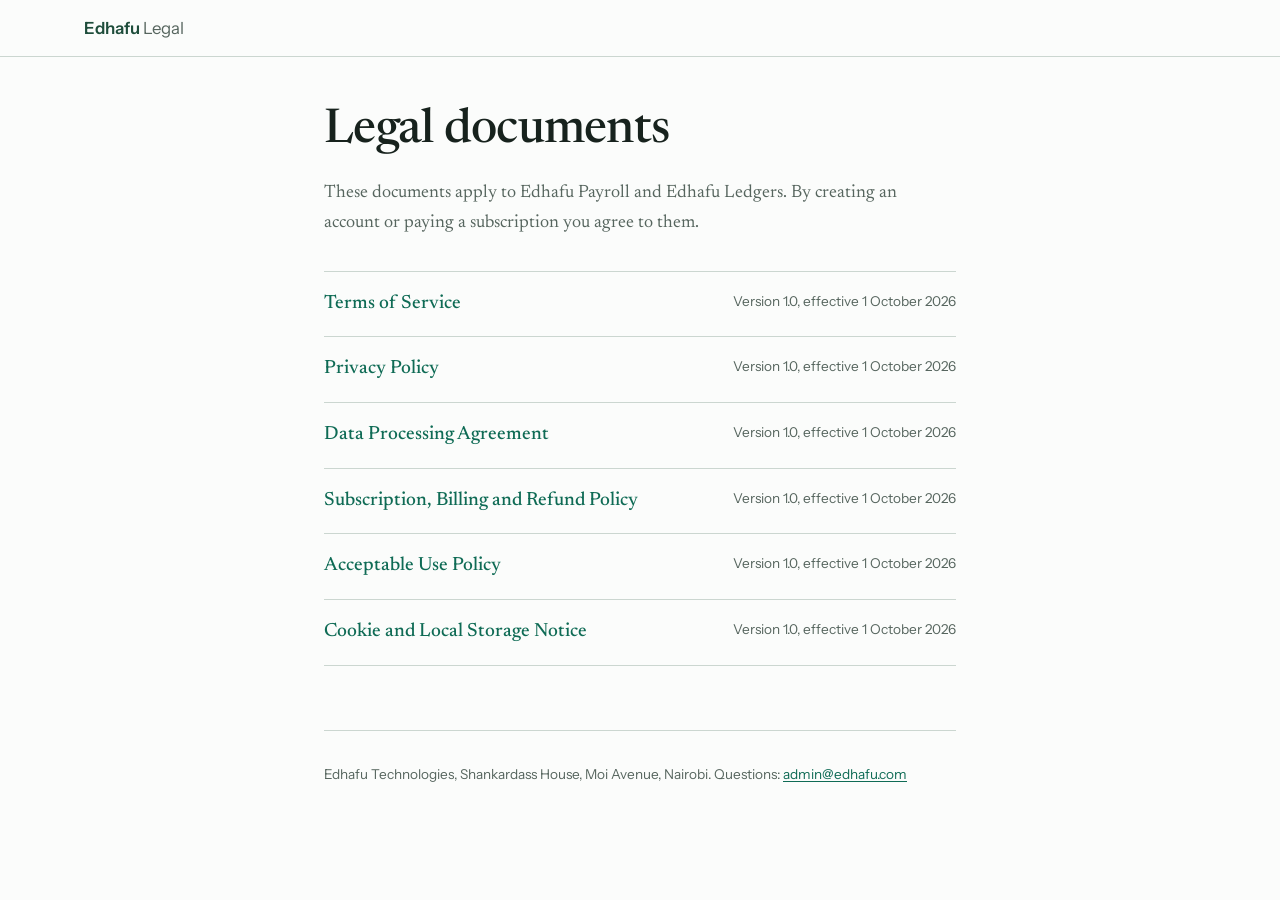
<file: legal/index.html>
<!doctype html>
<html lang="en-KE">
<head>
<meta charset="utf-8">
<meta name="viewport" content="width=device-width, initial-scale=1, viewport-fit=cover">
<title>Legal | Edhafu</title>
<link rel="preconnect" href="https://fonts.googleapis.com">
<link rel="preconnect" href="https://fonts.gstatic.com" crossorigin>
<link href="https://fonts.googleapis.com/css2?family=Instrument+Sans:wght@400;500;600&family=Newsreader:opsz,wght@6..72,400;6..72,500;6..72,600&display=swap" rel="stylesheet">
<link rel="stylesheet" href="/legal/legal.css">
</head>
<body>
<header class="top"><div class="bar"><a class="brand" href="/legal/">Edhafu <span>Legal</span></a></div></header>
<main class="hub">
  <h1>Legal documents</h1>
  <p class="lead">These documents apply to Edhafu Payroll and Edhafu Ledgers. By creating an account or paying a subscription you agree to them.</p>
  <ul class="list"><li><a href="/legal/terms/"><strong>Terms of Service</strong></a><span>Version 1.0, effective 1 October 2026</span></li><li><a href="/legal/privacy/"><strong>Privacy Policy</strong></a><span>Version 1.0, effective 1 October 2026</span></li><li><a href="/legal/dpa/"><strong>Data Processing Agreement</strong></a><span>Version 1.0, effective 1 October 2026</span></li><li><a href="/legal/billing/"><strong>Subscription, Billing and Refund Policy</strong></a><span>Version 1.0, effective 1 October 2026</span></li><li><a href="/legal/aup/"><strong>Acceptable Use Policy</strong></a><span>Version 1.0, effective 1 October 2026</span></li><li><a href="/legal/cookies/"><strong>Cookie and Local Storage Notice</strong></a><span>Version 1.0, effective 1 October 2026</span></li></ul>
  <footer class="foot"><p>Edhafu Technologies, Shankardass House, Moi Avenue, Nairobi. Questions: <a href="mailto:admin@edhafu.com">admin@edhafu.com</a></p></footer>
</main>
</body>
</html>
</file>
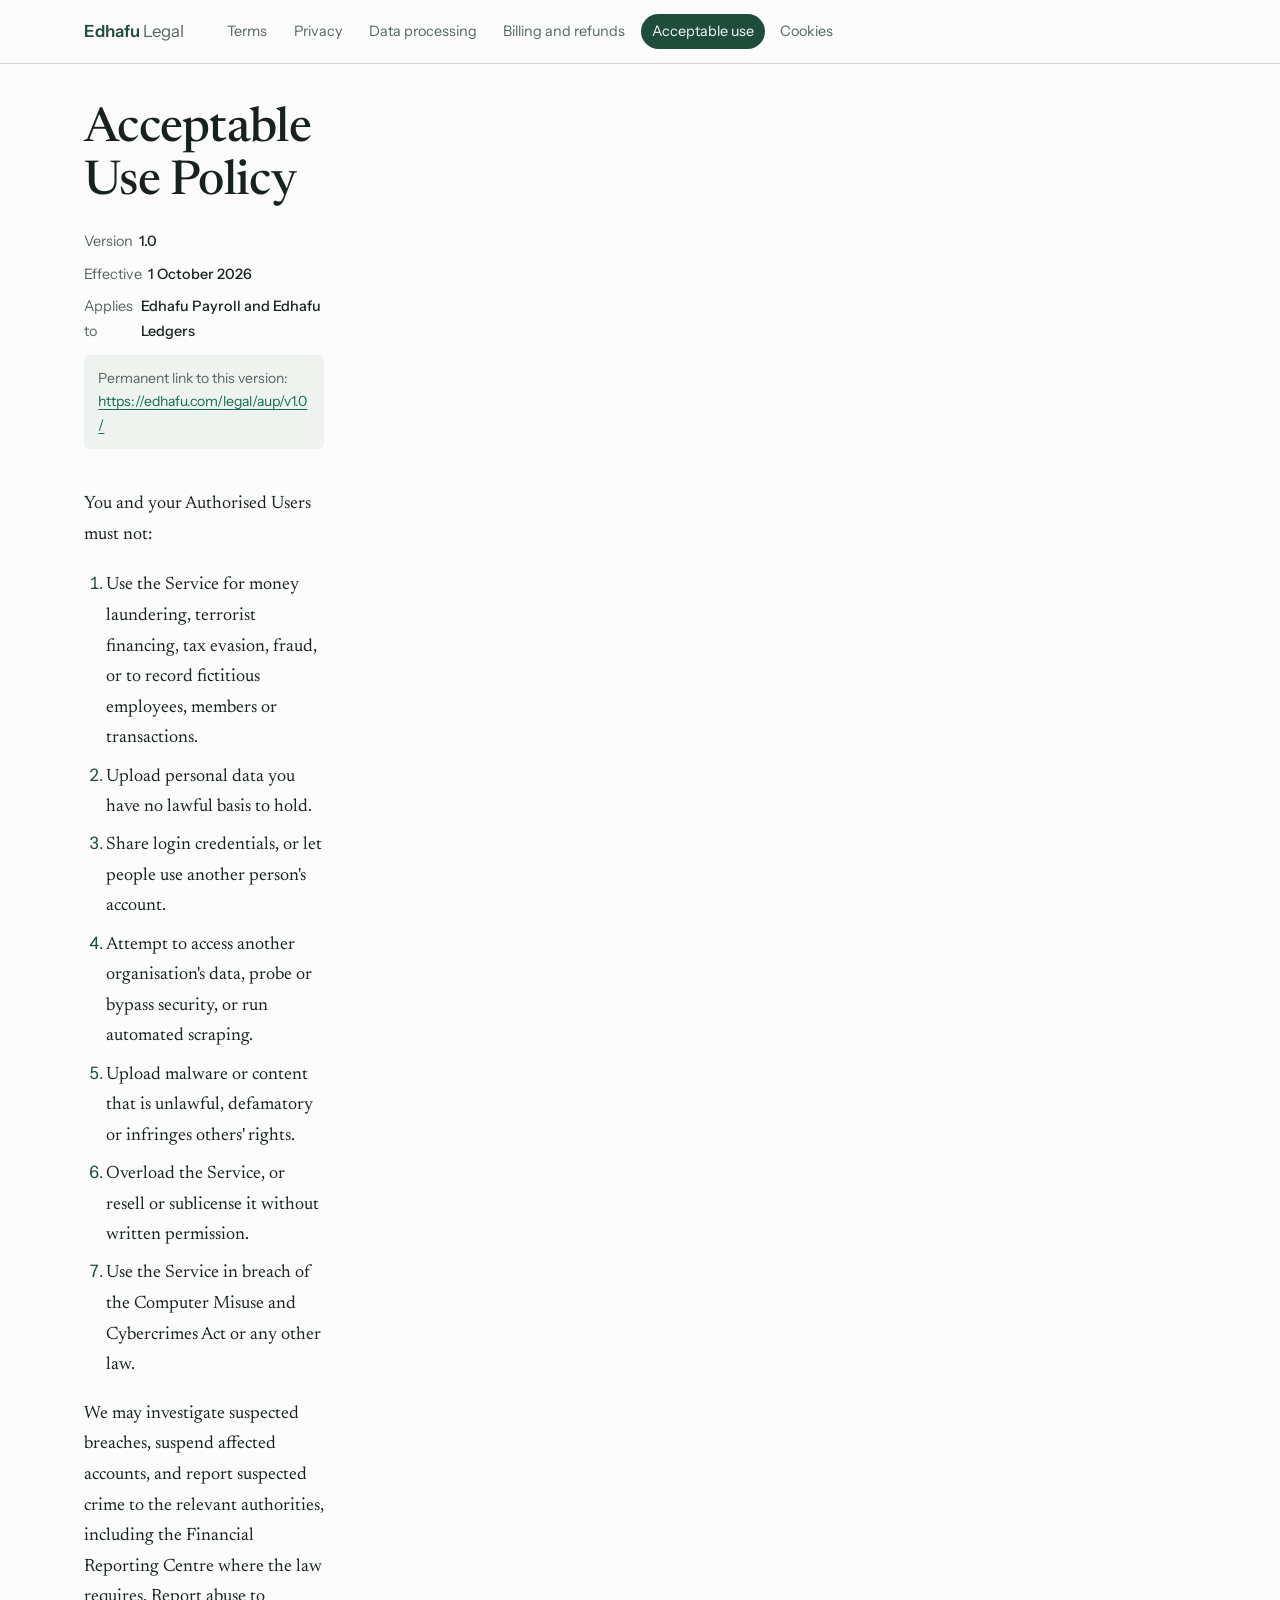
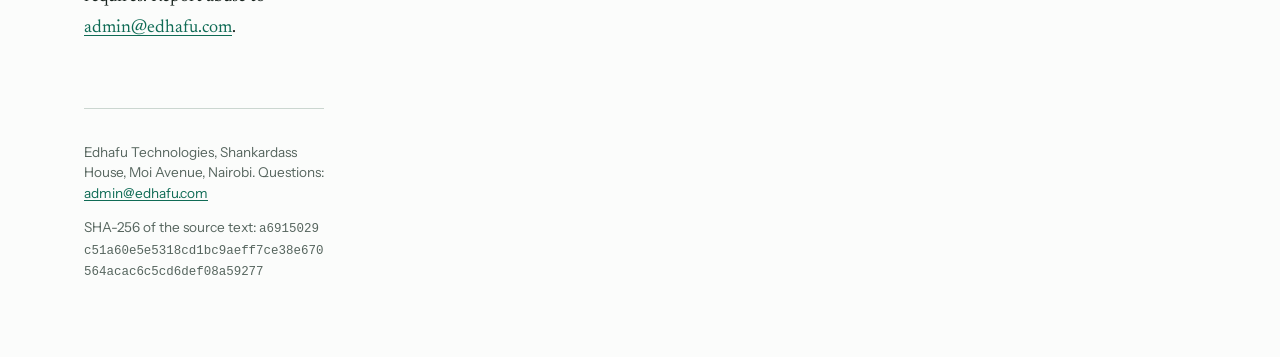
<file: legal/aup/index.html>
<!doctype html>
<html lang="en-KE">
<head>
<meta charset="utf-8">
<meta name="viewport" content="width=device-width, initial-scale=1, viewport-fit=cover">
<title>Acceptable Use Policy | Edhafu</title>
<meta name="description" content="Edhafu Acceptable Use Policy, version 1.0, effective 1 October 2026.">
<link rel="canonical" href="https://edhafu.com/legal/aup/">
<link rel="preconnect" href="https://fonts.googleapis.com">
<link rel="preconnect" href="https://fonts.gstatic.com" crossorigin>
<link href="https://fonts.googleapis.com/css2?family=Instrument+Sans:wght@400;500;600&family=Newsreader:opsz,wght@6..72,400;6..72,500;6..72,600&display=swap" rel="stylesheet">
<link rel="stylesheet" href="/legal/legal.css">
</head>
<body>
<header class="top">
  <div class="bar">
    <a class="brand" href="/legal/">Edhafu <span>Legal</span></a>
    <nav class="docs" aria-label="Legal documents"><a href="/legal/terms/">Terms</a><a href="/legal/privacy/">Privacy</a><a href="/legal/dpa/">Data processing</a><a href="/legal/billing/">Billing and refunds</a><a href="/legal/aup/" aria-current="page">Acceptable use</a><a href="/legal/cookies/">Cookies</a></nav>
  </div>
</header>
<div class="layout">
  
  <main>
    <h1>Acceptable Use Policy</h1>
    <dl class="meta">
      <div><dt>Version</dt><dd>1.0</dd></div>
      <div><dt>Effective</dt><dd><time datetime="2026-10-01">1 October 2026</time></dd></div>
      <div><dt>Applies to</dt><dd>Edhafu Payroll and Edhafu Ledgers</dd></div>
    </dl>
    <p class="pin">Permanent link to this version: <a href="/legal/aup/v1.0/">https://edhafu.com/legal/aup/v1.0/</a></p>
    <article class="doc"><p>You and your Authorised Users must not:</p>
<ol>
<li>Use the Service for money laundering, terrorist financing, tax evasion, fraud, or to record fictitious employees, members or transactions.</li>
<li>Upload personal data you have no lawful basis to hold.</li>
<li>Share login credentials, or let people use another person's account.</li>
<li>Attempt to access another organisation's data, probe or bypass security, or run automated scraping.</li>
<li>Upload malware or content that is unlawful, defamatory or infringes others' rights.</li>
<li>Overload the Service, or resell or sublicense it without written permission.</li>
<li>Use the Service in breach of the Computer Misuse and Cybercrimes Act or any other law.</li>
</ol>
<p>We may investigate suspected breaches, suspend affected accounts, and report suspected crime to the relevant authorities, including the Financial Reporting Centre where the law requires. Report abuse to <a href="mailto:admin@edhafu.com">admin@edhafu.com</a>.</p></article>
    <footer class="foot">
      <p>Edhafu Technologies, Shankardass House, Moi Avenue, Nairobi. Questions: <a href="mailto:admin@edhafu.com">admin@edhafu.com</a></p>
      <p class="hash">SHA-256 of the source text: <code>a6915029c51a60e5e5318cd1bc9aeff7ce38e670564acac6c5cd6def08a59277</code></p>
    </footer>
  </main>
</div>
</body>
</html>
</file>
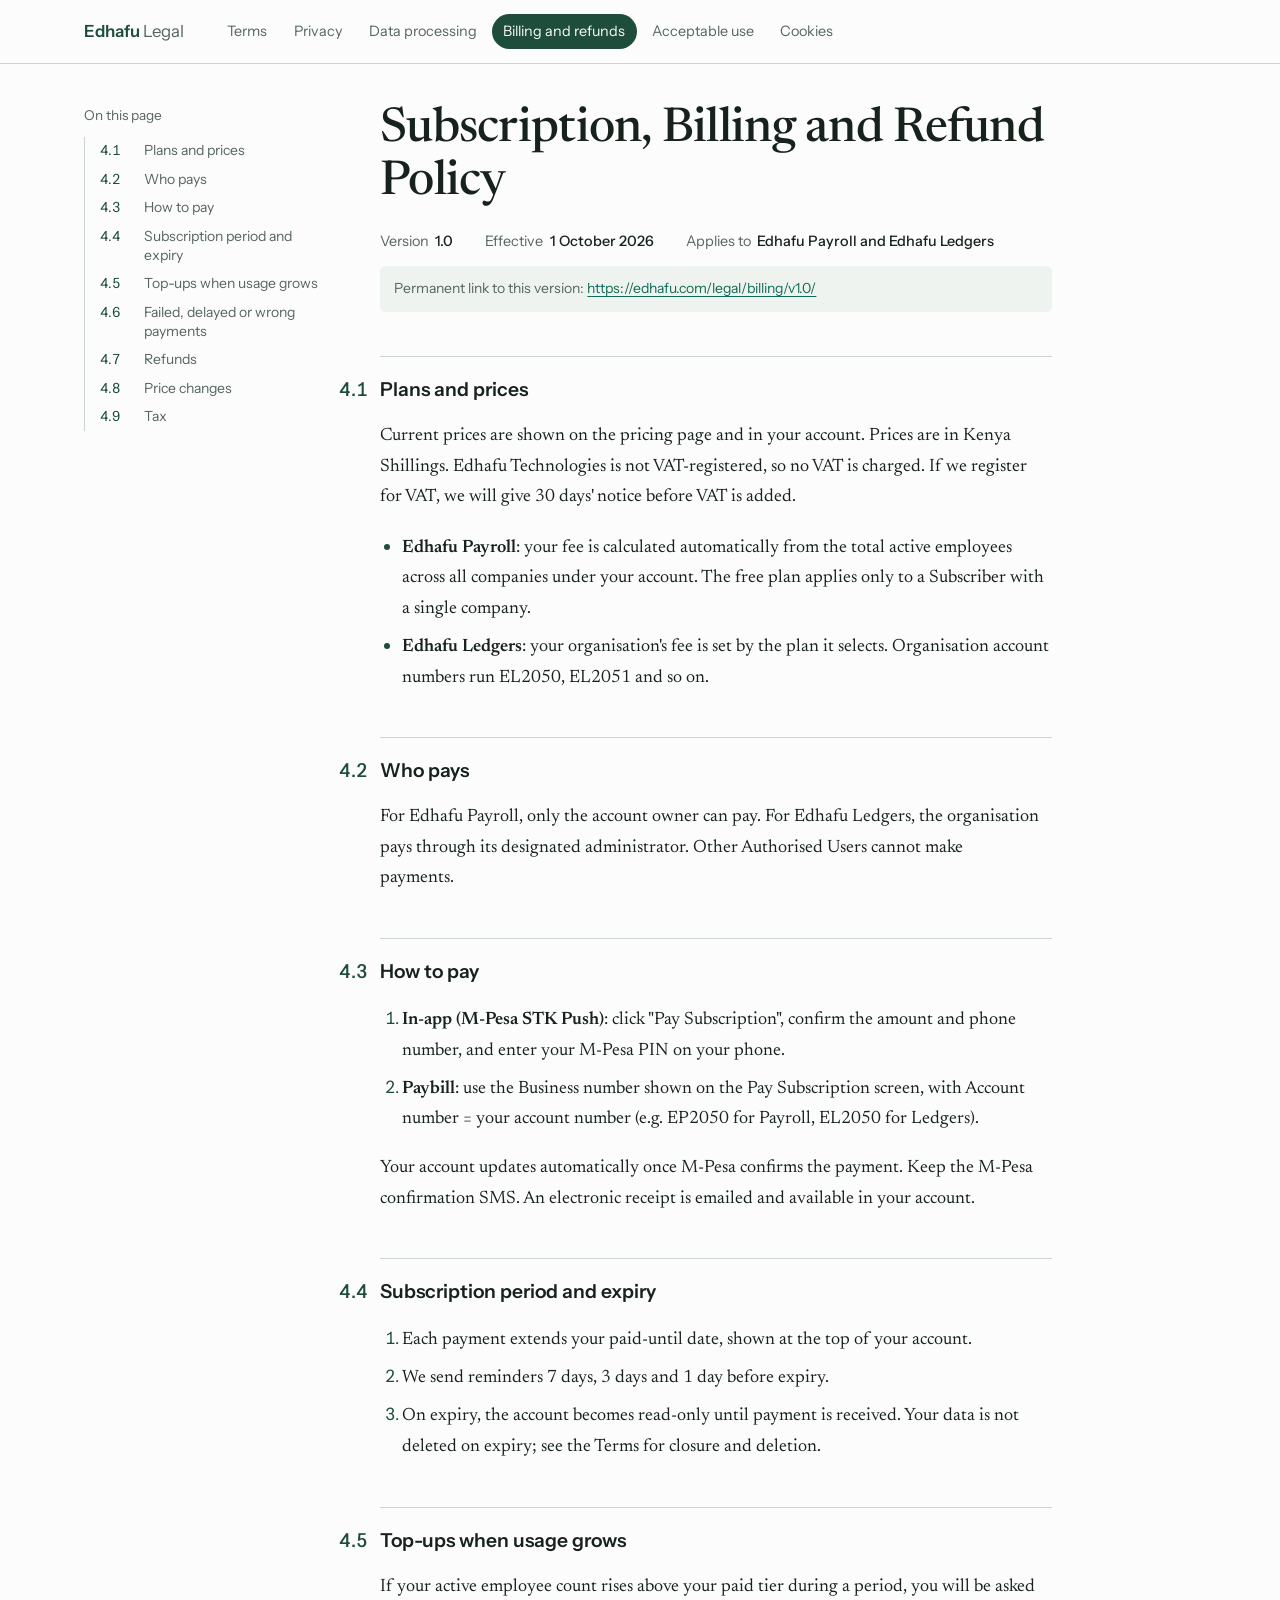
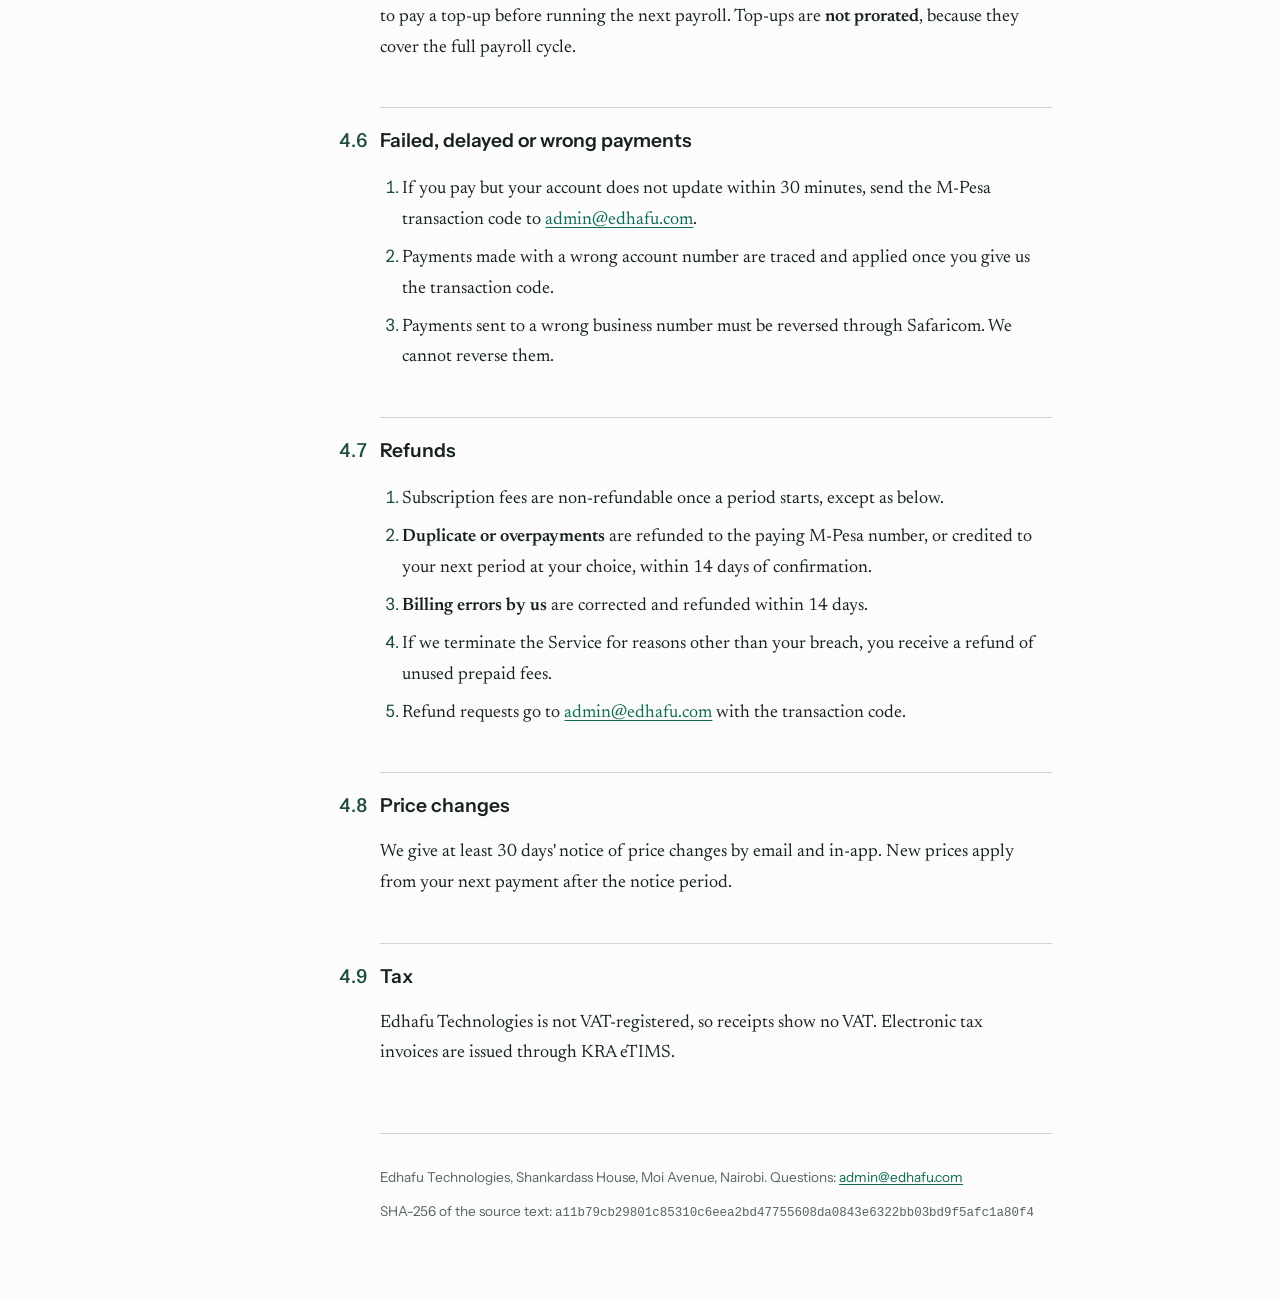
<file: legal/billing/index.html>
<!doctype html>
<html lang="en-KE">
<head>
<meta charset="utf-8">
<meta name="viewport" content="width=device-width, initial-scale=1, viewport-fit=cover">
<title>Subscription, Billing and Refund Policy | Edhafu</title>
<meta name="description" content="Edhafu Subscription, Billing and Refund Policy, version 1.0, effective 1 October 2026.">
<link rel="canonical" href="https://edhafu.com/legal/billing/">
<link rel="preconnect" href="https://fonts.googleapis.com">
<link rel="preconnect" href="https://fonts.gstatic.com" crossorigin>
<link href="https://fonts.googleapis.com/css2?family=Instrument+Sans:wght@400;500;600&family=Newsreader:opsz,wght@6..72,400;6..72,500;6..72,600&display=swap" rel="stylesheet">
<link rel="stylesheet" href="/legal/legal.css">
</head>
<body>
<header class="top">
  <div class="bar">
    <a class="brand" href="/legal/">Edhafu <span>Legal</span></a>
    <nav class="docs" aria-label="Legal documents"><a href="/legal/terms/">Terms</a><a href="/legal/privacy/">Privacy</a><a href="/legal/dpa/">Data processing</a><a href="/legal/billing/" aria-current="page">Billing and refunds</a><a href="/legal/aup/">Acceptable use</a><a href="/legal/cookies/">Cookies</a></nav>
  </div>
</header>
<div class="layout">
  <aside class="toc" aria-label="Sections"><p class="toc-h">On this page</p><ol><li><a href="#s4-1"><span>4.1</span>Plans and prices</a></li><li><a href="#s4-2"><span>4.2</span>Who pays</a></li><li><a href="#s4-3"><span>4.3</span>How to pay</a></li><li><a href="#s4-4"><span>4.4</span>Subscription period and expiry</a></li><li><a href="#s4-5"><span>4.5</span>Top-ups when usage grows</a></li><li><a href="#s4-6"><span>4.6</span>Failed, delayed or wrong payments</a></li><li><a href="#s4-7"><span>4.7</span>Refunds</a></li><li><a href="#s4-8"><span>4.8</span>Price changes</a></li><li><a href="#s4-9"><span>4.9</span>Tax</a></li></ol></aside>
  <main>
    <h1>Subscription, Billing and Refund Policy</h1>
    <dl class="meta">
      <div><dt>Version</dt><dd>1.0</dd></div>
      <div><dt>Effective</dt><dd><time datetime="2026-10-01">1 October 2026</time></dd></div>
      <div><dt>Applies to</dt><dd>Edhafu Payroll and Edhafu Ledgers</dd></div>
    </dl>
    <p class="pin">Permanent link to this version: <a href="/legal/billing/v1.0/">https://edhafu.com/legal/billing/v1.0/</a></p>
    <article class="doc"><h3 id="s4-1"><span class="num">4.1</span>Plans and prices</h3>
<p>Current prices are shown on the pricing page and in your account. Prices are in Kenya Shillings. Edhafu Technologies is not VAT-registered, so no VAT is charged. If we register for VAT, we will give 30 days' notice before VAT is added.</p>
<ul>
<li><strong>Edhafu Payroll</strong>: your fee is calculated automatically from the total active employees across all companies under your account. The free plan applies only to a Subscriber with a single company.</li>
<li><strong>Edhafu Ledgers</strong>: your organisation's fee is set by the plan it selects. Organisation account numbers run EL2050, EL2051 and so on.</li>
</ul>
<h3 id="s4-2"><span class="num">4.2</span>Who pays</h3>
<p>For Edhafu Payroll, only the account owner can pay. For Edhafu Ledgers, the organisation pays through its designated administrator. Other Authorised Users cannot make payments.</p>
<h3 id="s4-3"><span class="num">4.3</span>How to pay</h3>
<ol>
<li><strong>In-app (M-Pesa STK Push)</strong>: click "Pay Subscription", confirm the amount and phone number, and enter your M-Pesa PIN on your phone.</li>
<li><strong>Paybill</strong>: use the Business number shown on the Pay Subscription screen, with Account number = your account number (e.g. EP2050 for Payroll, EL2050 for Ledgers).</li>
</ol>
<p>Your account updates automatically once M-Pesa confirms the payment. Keep the M-Pesa confirmation SMS. An electronic receipt is emailed and available in your account.</p>
<h3 id="s4-4"><span class="num">4.4</span>Subscription period and expiry</h3>
<ol>
<li>Each payment extends your paid-until date, shown at the top of your account.</li>
<li>We send reminders 7 days, 3 days and 1 day before expiry.</li>
<li>On expiry, the account becomes read-only until payment is received. Your data is not deleted on expiry; see the Terms for closure and deletion.</li>
</ol>
<h3 id="s4-5"><span class="num">4.5</span>Top-ups when usage grows</h3>
<p>If your active employee count rises above your paid tier during a period, you will be asked to pay a top-up before running the next payroll. Top-ups are <strong>not prorated</strong>, because they cover the full payroll cycle.</p>
<h3 id="s4-6"><span class="num">4.6</span>Failed, delayed or wrong payments</h3>
<ol>
<li>If you pay but your account does not update within 30 minutes, send the M-Pesa transaction code to <a href="mailto:admin@edhafu.com">admin@edhafu.com</a>.</li>
<li>Payments made with a wrong account number are traced and applied once you give us the transaction code.</li>
<li>Payments sent to a wrong business number must be reversed through Safaricom. We cannot reverse them.</li>
</ol>
<h3 id="s4-7"><span class="num">4.7</span>Refunds</h3>
<ol>
<li>Subscription fees are non-refundable once a period starts, except as below.</li>
<li><strong>Duplicate or overpayments</strong> are refunded to the paying M-Pesa number, or credited to your next period at your choice, within 14 days of confirmation.</li>
<li><strong>Billing errors by us</strong> are corrected and refunded within 14 days.</li>
<li>If we terminate the Service for reasons other than your breach, you receive a refund of unused prepaid fees.</li>
<li>Refund requests go to <a href="mailto:admin@edhafu.com">admin@edhafu.com</a> with the transaction code.</li>
</ol>
<h3 id="s4-8"><span class="num">4.8</span>Price changes</h3>
<p>We give at least 30 days' notice of price changes by email and in-app. New prices apply from your next payment after the notice period.</p>
<h3 id="s4-9"><span class="num">4.9</span>Tax</h3>
<p>Edhafu Technologies is not VAT-registered, so receipts show no VAT. Electronic tax invoices are issued through KRA eTIMS.</p></article>
    <footer class="foot">
      <p>Edhafu Technologies, Shankardass House, Moi Avenue, Nairobi. Questions: <a href="mailto:admin@edhafu.com">admin@edhafu.com</a></p>
      <p class="hash">SHA-256 of the source text: <code>a11b79cb29801c85310c6eea2bd47755608da0843e6322bb03bd9f5afc1a80f4</code></p>
    </footer>
  </main>
</div>
</body>
</html>
</file>
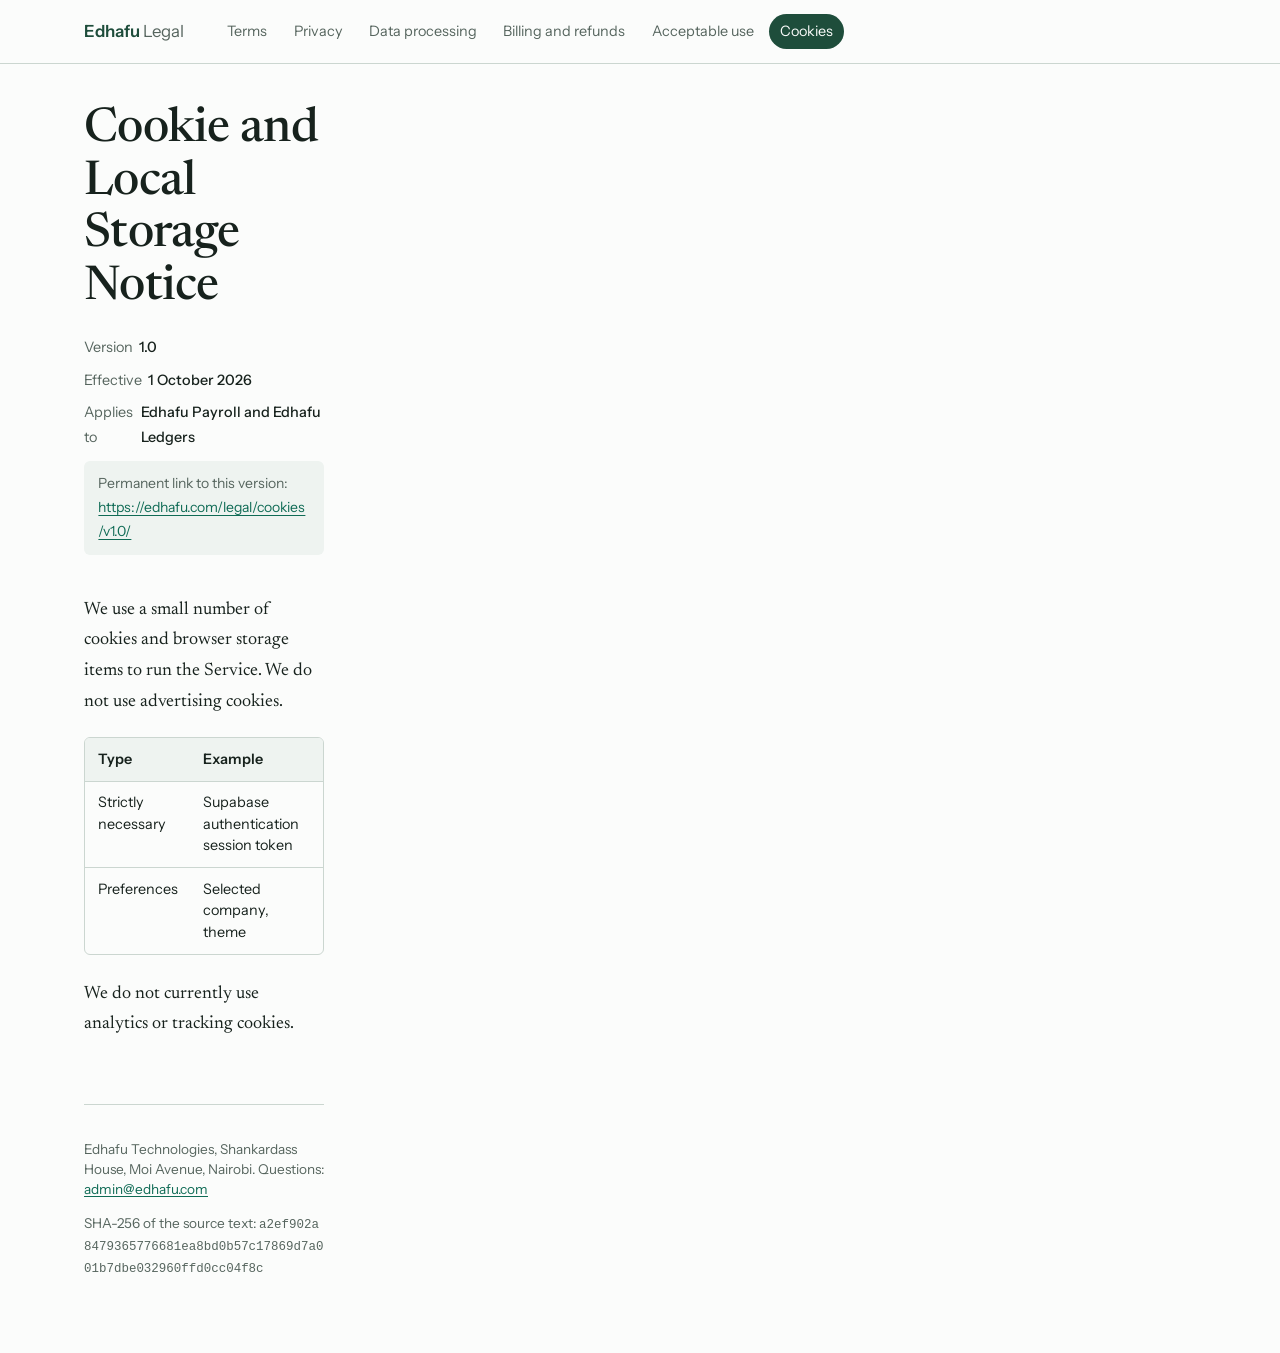
<file: legal/cookies/index.html>
<!doctype html>
<html lang="en-KE">
<head>
<meta charset="utf-8">
<meta name="viewport" content="width=device-width, initial-scale=1, viewport-fit=cover">
<title>Cookie and Local Storage Notice | Edhafu</title>
<meta name="description" content="Edhafu Cookie and Local Storage Notice, version 1.0, effective 1 October 2026.">
<link rel="canonical" href="https://edhafu.com/legal/cookies/">
<link rel="preconnect" href="https://fonts.googleapis.com">
<link rel="preconnect" href="https://fonts.gstatic.com" crossorigin>
<link href="https://fonts.googleapis.com/css2?family=Instrument+Sans:wght@400;500;600&family=Newsreader:opsz,wght@6..72,400;6..72,500;6..72,600&display=swap" rel="stylesheet">
<link rel="stylesheet" href="/legal/legal.css">
</head>
<body>
<header class="top">
  <div class="bar">
    <a class="brand" href="/legal/">Edhafu <span>Legal</span></a>
    <nav class="docs" aria-label="Legal documents"><a href="/legal/terms/">Terms</a><a href="/legal/privacy/">Privacy</a><a href="/legal/dpa/">Data processing</a><a href="/legal/billing/">Billing and refunds</a><a href="/legal/aup/">Acceptable use</a><a href="/legal/cookies/" aria-current="page">Cookies</a></nav>
  </div>
</header>
<div class="layout">
  
  <main>
    <h1>Cookie and Local Storage Notice</h1>
    <dl class="meta">
      <div><dt>Version</dt><dd>1.0</dd></div>
      <div><dt>Effective</dt><dd><time datetime="2026-10-01">1 October 2026</time></dd></div>
      <div><dt>Applies to</dt><dd>Edhafu Payroll and Edhafu Ledgers</dd></div>
    </dl>
    <p class="pin">Permanent link to this version: <a href="/legal/cookies/v1.0/">https://edhafu.com/legal/cookies/v1.0/</a></p>
    <article class="doc"><p>We use a small number of cookies and browser storage items to run the Service. We do not use advertising cookies.</p>
<div class="tablewrap"><table>
<thead>
<tr>
<th>Type</th>
<th>Example</th>
<th>Purpose</th>
<th>Can you refuse?</th>
</tr>
</thead>
<tbody>
<tr>
<td>Strictly necessary</td>
<td>Supabase authentication session token</td>
<td>Keep you signed in securely</td>
<td>No, the Service cannot work without it</td>
</tr>
<tr>
<td>Preferences</td>
<td>Selected company, theme</td>
<td>Remember your settings</td>
<td>Yes, clear browser storage</td>
</tr>
</tbody>
</table></div>
<p>We do not currently use analytics or tracking cookies.</p></article>
    <footer class="foot">
      <p>Edhafu Technologies, Shankardass House, Moi Avenue, Nairobi. Questions: <a href="mailto:admin@edhafu.com">admin@edhafu.com</a></p>
      <p class="hash">SHA-256 of the source text: <code>a2ef902a8479365776681ea8bd0b57c17869d7a001b7dbe032960ffd0cc04f8c</code></p>
    </footer>
  </main>
</div>
</body>
</html>
</file>
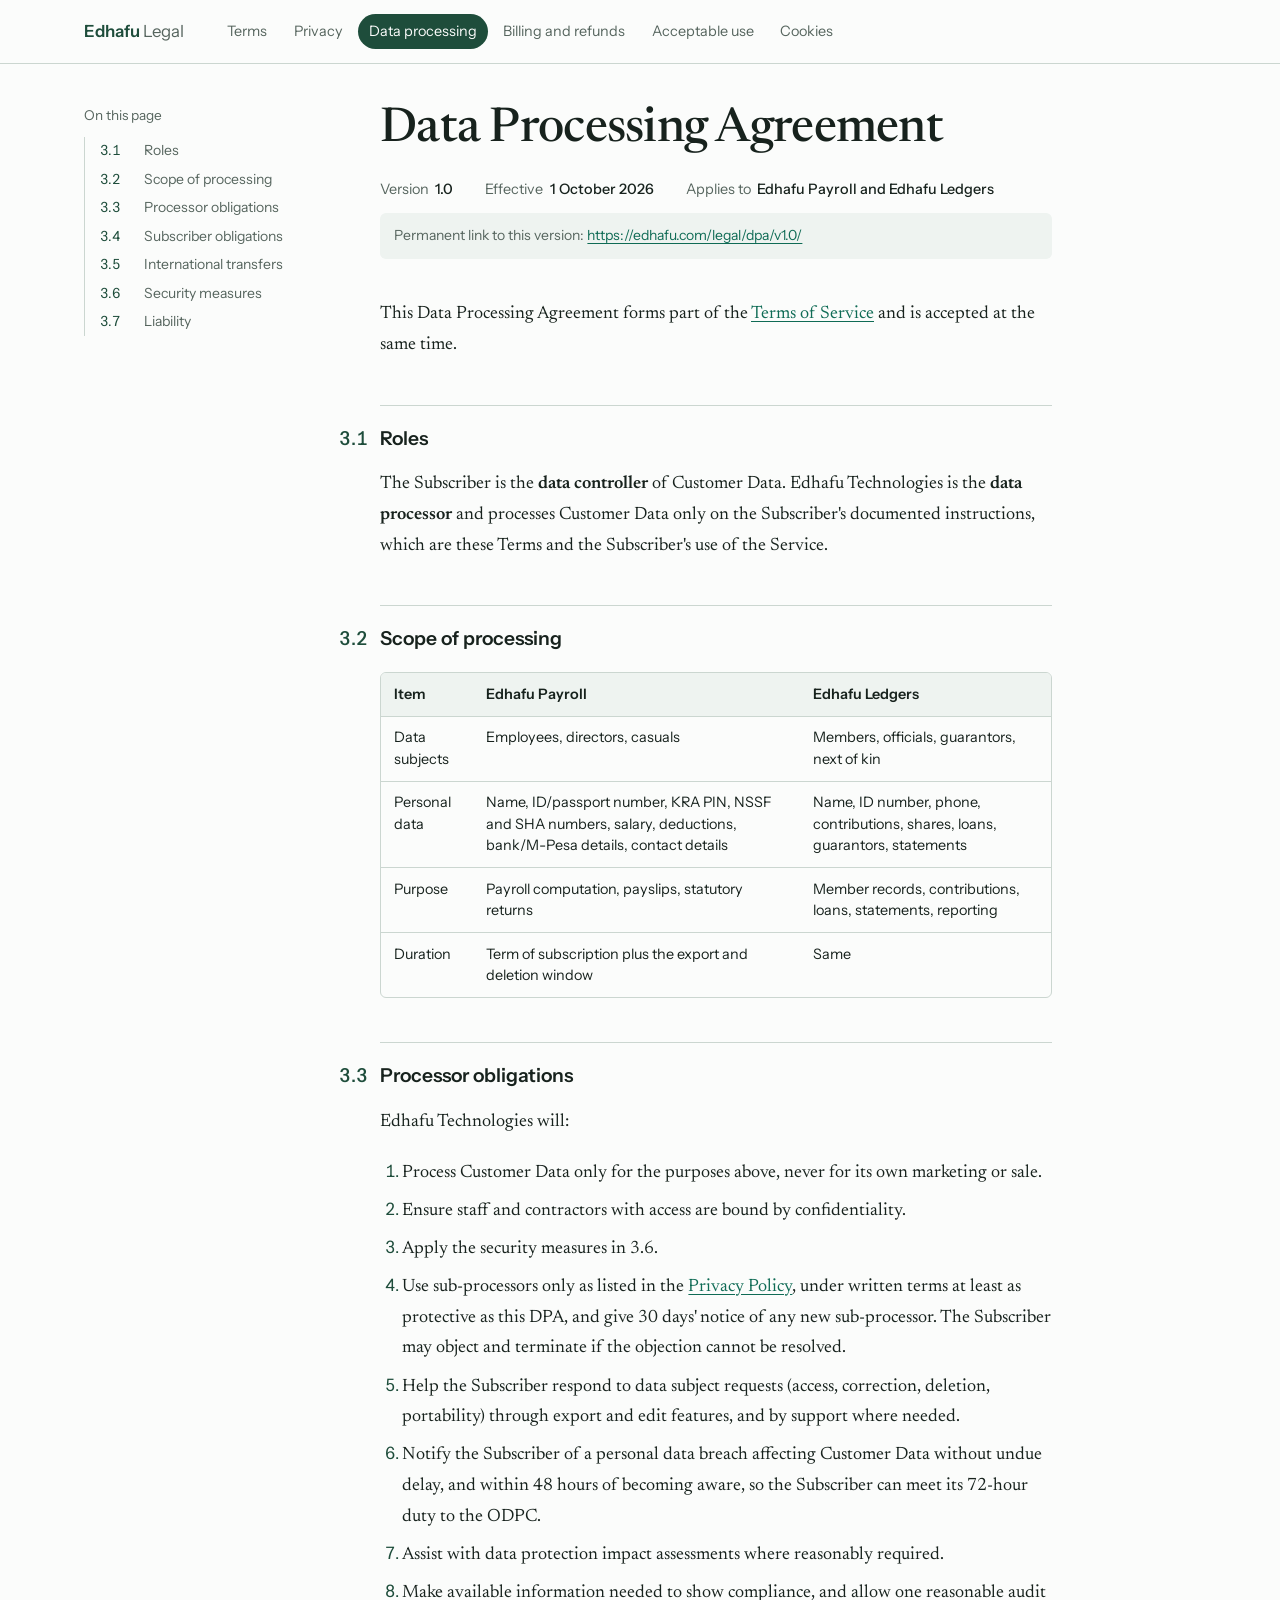
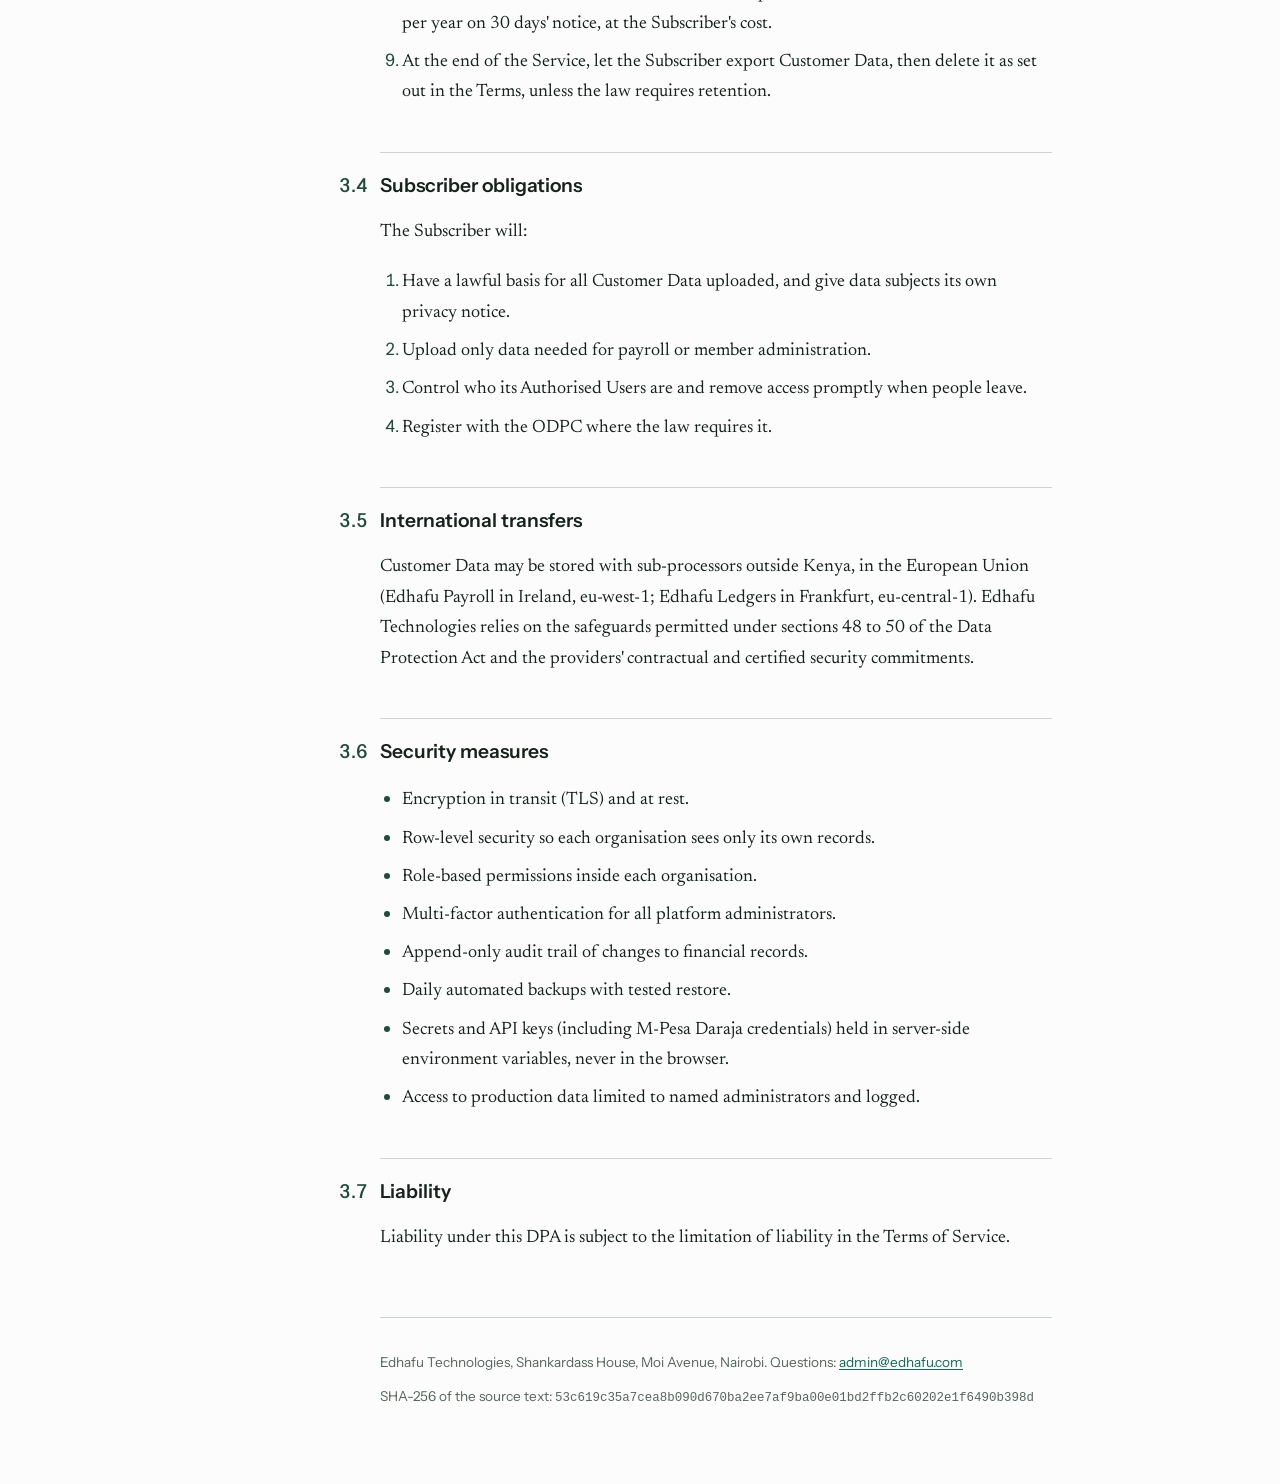
<file: legal/dpa/index.html>
<!doctype html>
<html lang="en-KE">
<head>
<meta charset="utf-8">
<meta name="viewport" content="width=device-width, initial-scale=1, viewport-fit=cover">
<title>Data Processing Agreement | Edhafu</title>
<meta name="description" content="Edhafu Data Processing Agreement, version 1.0, effective 1 October 2026.">
<link rel="canonical" href="https://edhafu.com/legal/dpa/">
<link rel="preconnect" href="https://fonts.googleapis.com">
<link rel="preconnect" href="https://fonts.gstatic.com" crossorigin>
<link href="https://fonts.googleapis.com/css2?family=Instrument+Sans:wght@400;500;600&family=Newsreader:opsz,wght@6..72,400;6..72,500;6..72,600&display=swap" rel="stylesheet">
<link rel="stylesheet" href="/legal/legal.css">
</head>
<body>
<header class="top">
  <div class="bar">
    <a class="brand" href="/legal/">Edhafu <span>Legal</span></a>
    <nav class="docs" aria-label="Legal documents"><a href="/legal/terms/">Terms</a><a href="/legal/privacy/">Privacy</a><a href="/legal/dpa/" aria-current="page">Data processing</a><a href="/legal/billing/">Billing and refunds</a><a href="/legal/aup/">Acceptable use</a><a href="/legal/cookies/">Cookies</a></nav>
  </div>
</header>
<div class="layout">
  <aside class="toc" aria-label="Sections"><p class="toc-h">On this page</p><ol><li><a href="#s3-1"><span>3.1</span>Roles</a></li><li><a href="#s3-2"><span>3.2</span>Scope of processing</a></li><li><a href="#s3-3"><span>3.3</span>Processor obligations</a></li><li><a href="#s3-4"><span>3.4</span>Subscriber obligations</a></li><li><a href="#s3-5"><span>3.5</span>International transfers</a></li><li><a href="#s3-6"><span>3.6</span>Security measures</a></li><li><a href="#s3-7"><span>3.7</span>Liability</a></li></ol></aside>
  <main>
    <h1>Data Processing Agreement</h1>
    <dl class="meta">
      <div><dt>Version</dt><dd>1.0</dd></div>
      <div><dt>Effective</dt><dd><time datetime="2026-10-01">1 October 2026</time></dd></div>
      <div><dt>Applies to</dt><dd>Edhafu Payroll and Edhafu Ledgers</dd></div>
    </dl>
    <p class="pin">Permanent link to this version: <a href="/legal/dpa/v1.0/">https://edhafu.com/legal/dpa/v1.0/</a></p>
    <article class="doc"><p>This Data Processing Agreement forms part of the <a href="/legal/terms/">Terms of Service</a> and is accepted at the same time.</p>
<h3 id="s3-1"><span class="num">3.1</span>Roles</h3>
<p>The Subscriber is the <strong>data controller</strong> of Customer Data. Edhafu Technologies is the <strong>data processor</strong> and processes Customer Data only on the Subscriber's documented instructions, which are these Terms and the Subscriber's use of the Service.</p>
<h3 id="s3-2"><span class="num">3.2</span>Scope of processing</h3>
<div class="tablewrap"><table>
<thead>
<tr>
<th>Item</th>
<th>Edhafu Payroll</th>
<th>Edhafu Ledgers</th>
</tr>
</thead>
<tbody>
<tr>
<td>Data subjects</td>
<td>Employees, directors, casuals</td>
<td>Members, officials, guarantors, next of kin</td>
</tr>
<tr>
<td>Personal data</td>
<td>Name, ID/passport number, KRA PIN, NSSF and SHA numbers, salary, deductions, bank/M-Pesa details, contact details</td>
<td>Name, ID number, phone, contributions, shares, loans, guarantors, statements</td>
</tr>
<tr>
<td>Purpose</td>
<td>Payroll computation, payslips, statutory returns</td>
<td>Member records, contributions, loans, statements, reporting</td>
</tr>
<tr>
<td>Duration</td>
<td>Term of subscription plus the export and deletion window</td>
<td>Same</td>
</tr>
</tbody>
</table></div>
<h3 id="s3-3"><span class="num">3.3</span>Processor obligations</h3>
<p>Edhafu Technologies will:</p>
<ol>
<li>Process Customer Data only for the purposes above, never for its own marketing or sale.</li>
<li>Ensure staff and contractors with access are bound by confidentiality.</li>
<li>Apply the security measures in 3.6.</li>
<li>Use sub-processors only as listed in the <a href="/legal/privacy/">Privacy Policy</a>, under written terms at least as protective as this DPA, and give 30 days' notice of any new sub-processor. The Subscriber may object and terminate if the objection cannot be resolved.</li>
<li>Help the Subscriber respond to data subject requests (access, correction, deletion, portability) through export and edit features, and by support where needed.</li>
<li>Notify the Subscriber of a personal data breach affecting Customer Data without undue delay, and within 48 hours of becoming aware, so the Subscriber can meet its 72-hour duty to the ODPC.</li>
<li>Assist with data protection impact assessments where reasonably required.</li>
<li>Make available information needed to show compliance, and allow one reasonable audit per year on 30 days' notice, at the Subscriber's cost.</li>
<li>At the end of the Service, let the Subscriber export Customer Data, then delete it as set out in the Terms, unless the law requires retention.</li>
</ol>
<h3 id="s3-4"><span class="num">3.4</span>Subscriber obligations</h3>
<p>The Subscriber will:</p>
<ol>
<li>Have a lawful basis for all Customer Data uploaded, and give data subjects its own privacy notice.</li>
<li>Upload only data needed for payroll or member administration.</li>
<li>Control who its Authorised Users are and remove access promptly when people leave.</li>
<li>Register with the ODPC where the law requires it.</li>
</ol>
<h3 id="s3-5"><span class="num">3.5</span>International transfers</h3>
<p>Customer Data may be stored with sub-processors outside Kenya, in the European Union (Edhafu Payroll in Ireland, eu-west-1; Edhafu Ledgers in Frankfurt, eu-central-1). Edhafu Technologies relies on the safeguards permitted under sections 48 to 50 of the Data Protection Act and the providers' contractual and certified security commitments.</p>
<h3 id="s3-6"><span class="num">3.6</span>Security measures</h3>
<ul>
<li>Encryption in transit (TLS) and at rest.</li>
<li>Row-level security so each organisation sees only its own records.</li>
<li>Role-based permissions inside each organisation.</li>
<li>Multi-factor authentication for all platform administrators.</li>
<li>Append-only audit trail of changes to financial records.</li>
<li>Daily automated backups with tested restore.</li>
<li>Secrets and API keys (including M-Pesa Daraja credentials) held in server-side environment variables, never in the browser.</li>
<li>Access to production data limited to named administrators and logged.</li>
</ul>
<h3 id="s3-7"><span class="num">3.7</span>Liability</h3>
<p>Liability under this DPA is subject to the limitation of liability in the Terms of Service.</p></article>
    <footer class="foot">
      <p>Edhafu Technologies, Shankardass House, Moi Avenue, Nairobi. Questions: <a href="mailto:admin@edhafu.com">admin@edhafu.com</a></p>
      <p class="hash">SHA-256 of the source text: <code>53c619c35a7cea8b090d670ba2ee7af9ba00e01bd2ffb2c60202e1f6490b398d</code></p>
    </footer>
  </main>
</div>
</body>
</html>
</file>
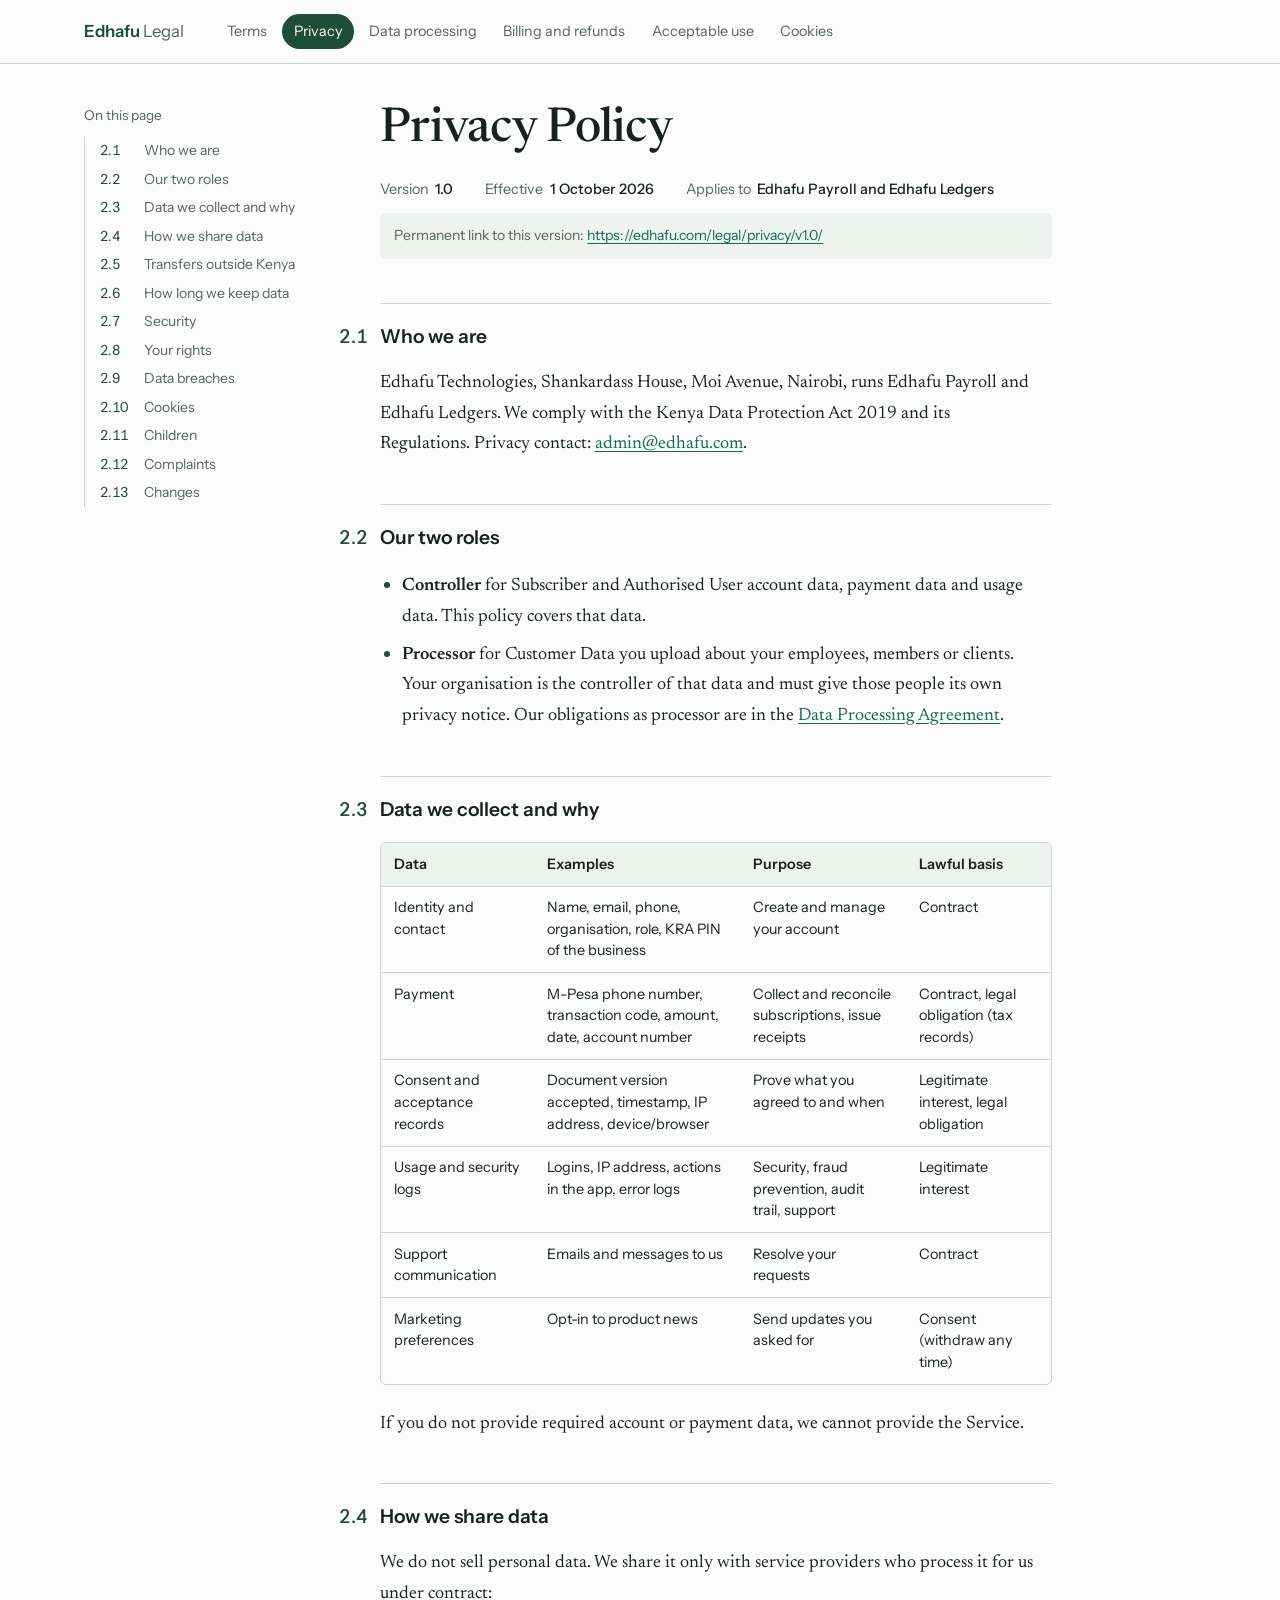
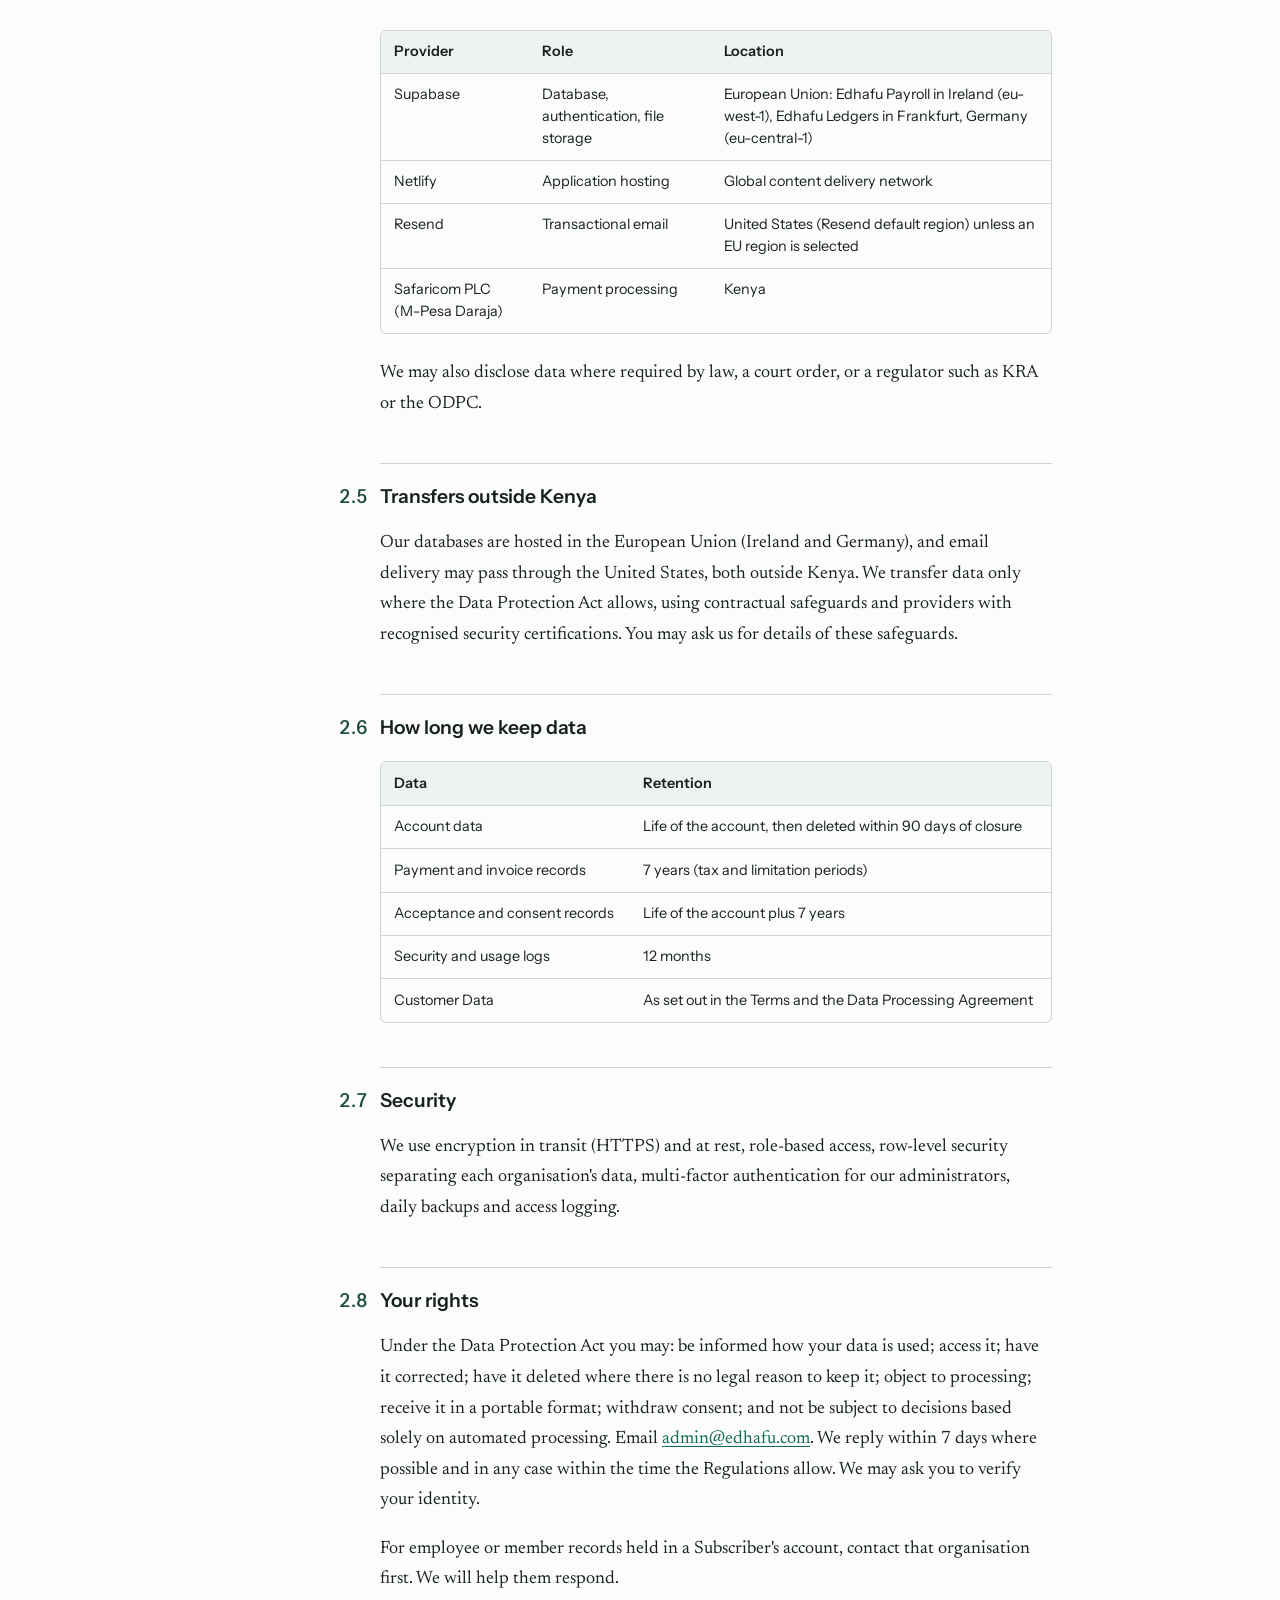
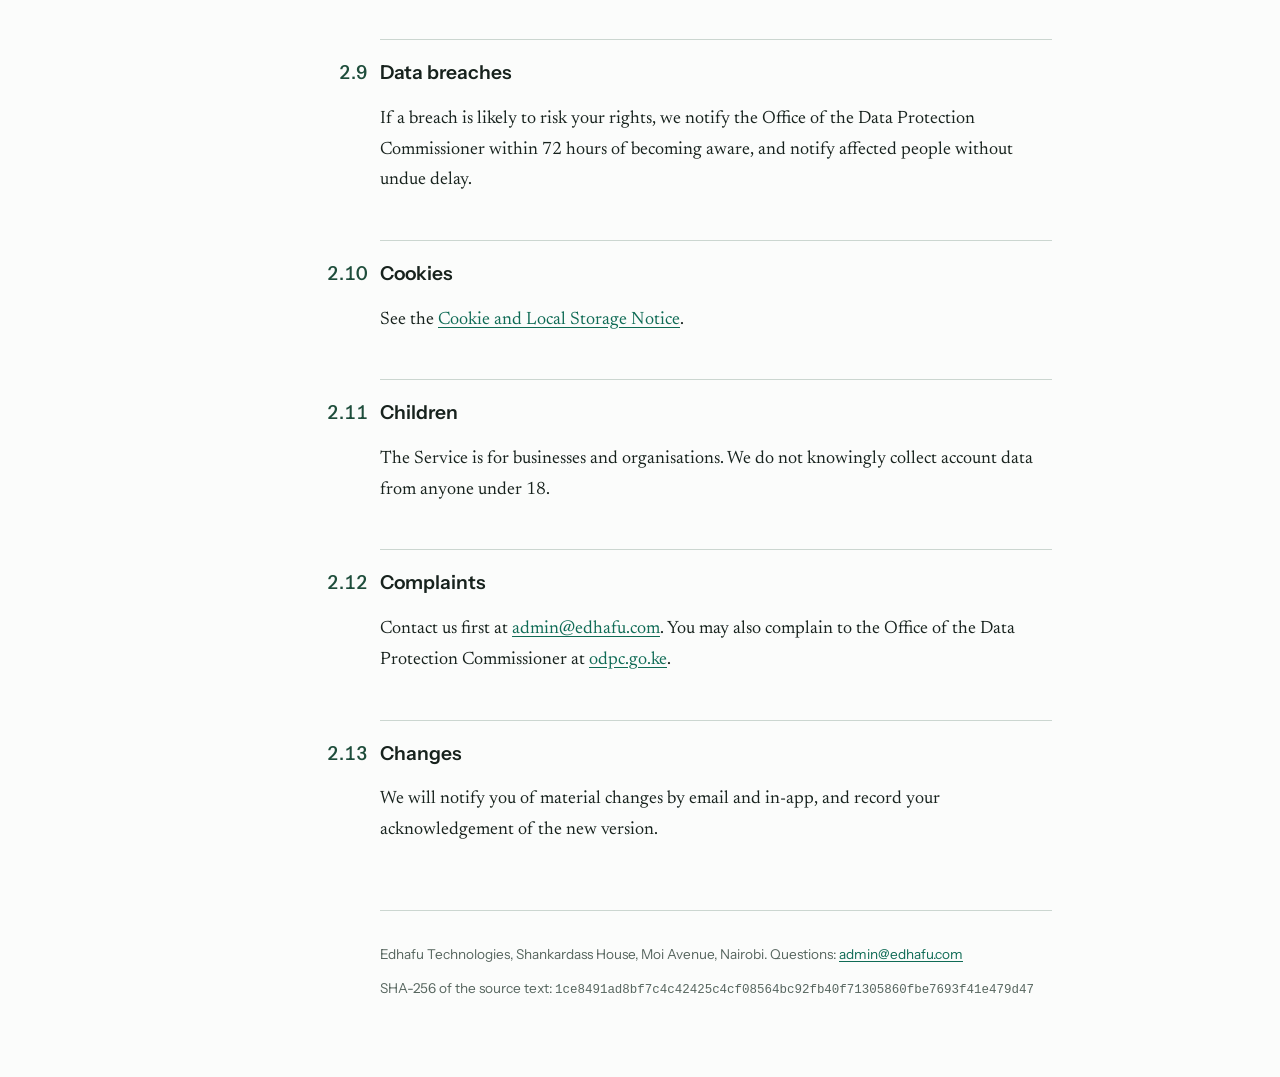
<file: legal/privacy/index.html>
<!doctype html>
<html lang="en-KE">
<head>
<meta charset="utf-8">
<meta name="viewport" content="width=device-width, initial-scale=1, viewport-fit=cover">
<title>Privacy Policy | Edhafu</title>
<meta name="description" content="Edhafu Privacy Policy, version 1.0, effective 1 October 2026.">
<link rel="canonical" href="https://edhafu.com/legal/privacy/">
<link rel="preconnect" href="https://fonts.googleapis.com">
<link rel="preconnect" href="https://fonts.gstatic.com" crossorigin>
<link href="https://fonts.googleapis.com/css2?family=Instrument+Sans:wght@400;500;600&family=Newsreader:opsz,wght@6..72,400;6..72,500;6..72,600&display=swap" rel="stylesheet">
<link rel="stylesheet" href="/legal/legal.css">
</head>
<body>
<header class="top">
  <div class="bar">
    <a class="brand" href="/legal/">Edhafu <span>Legal</span></a>
    <nav class="docs" aria-label="Legal documents"><a href="/legal/terms/">Terms</a><a href="/legal/privacy/" aria-current="page">Privacy</a><a href="/legal/dpa/">Data processing</a><a href="/legal/billing/">Billing and refunds</a><a href="/legal/aup/">Acceptable use</a><a href="/legal/cookies/">Cookies</a></nav>
  </div>
</header>
<div class="layout">
  <aside class="toc" aria-label="Sections"><p class="toc-h">On this page</p><ol><li><a href="#s2-1"><span>2.1</span>Who we are</a></li><li><a href="#s2-2"><span>2.2</span>Our two roles</a></li><li><a href="#s2-3"><span>2.3</span>Data we collect and why</a></li><li><a href="#s2-4"><span>2.4</span>How we share data</a></li><li><a href="#s2-5"><span>2.5</span>Transfers outside Kenya</a></li><li><a href="#s2-6"><span>2.6</span>How long we keep data</a></li><li><a href="#s2-7"><span>2.7</span>Security</a></li><li><a href="#s2-8"><span>2.8</span>Your rights</a></li><li><a href="#s2-9"><span>2.9</span>Data breaches</a></li><li><a href="#s2-10"><span>2.10</span>Cookies</a></li><li><a href="#s2-11"><span>2.11</span>Children</a></li><li><a href="#s2-12"><span>2.12</span>Complaints</a></li><li><a href="#s2-13"><span>2.13</span>Changes</a></li></ol></aside>
  <main>
    <h1>Privacy Policy</h1>
    <dl class="meta">
      <div><dt>Version</dt><dd>1.0</dd></div>
      <div><dt>Effective</dt><dd><time datetime="2026-10-01">1 October 2026</time></dd></div>
      <div><dt>Applies to</dt><dd>Edhafu Payroll and Edhafu Ledgers</dd></div>
    </dl>
    <p class="pin">Permanent link to this version: <a href="/legal/privacy/v1.0/">https://edhafu.com/legal/privacy/v1.0/</a></p>
    <article class="doc"><h3 id="s2-1"><span class="num">2.1</span>Who we are</h3>
<p>Edhafu Technologies, Shankardass House, Moi Avenue, Nairobi, runs Edhafu Payroll and Edhafu Ledgers. We comply with the Kenya Data Protection Act 2019 and its Regulations. Privacy contact: <a href="mailto:admin@edhafu.com">admin@edhafu.com</a>.</p>
<h3 id="s2-2"><span class="num">2.2</span>Our two roles</h3>
<ul>
<li><strong>Controller</strong> for Subscriber and Authorised User account data, payment data and usage data. This policy covers that data.</li>
<li><strong>Processor</strong> for Customer Data you upload about your employees, members or clients. Your organisation is the controller of that data and must give those people its own privacy notice. Our obligations as processor are in the <a href="/legal/dpa/">Data Processing Agreement</a>.</li>
</ul>
<h3 id="s2-3"><span class="num">2.3</span>Data we collect and why</h3>
<div class="tablewrap"><table>
<thead>
<tr>
<th>Data</th>
<th>Examples</th>
<th>Purpose</th>
<th>Lawful basis</th>
</tr>
</thead>
<tbody>
<tr>
<td>Identity and contact</td>
<td>Name, email, phone, organisation, role, KRA PIN of the business</td>
<td>Create and manage your account</td>
<td>Contract</td>
</tr>
<tr>
<td>Payment</td>
<td>M-Pesa phone number, transaction code, amount, date, account number</td>
<td>Collect and reconcile subscriptions, issue receipts</td>
<td>Contract, legal obligation (tax records)</td>
</tr>
<tr>
<td>Consent and acceptance records</td>
<td>Document version accepted, timestamp, IP address, device/browser</td>
<td>Prove what you agreed to and when</td>
<td>Legitimate interest, legal obligation</td>
</tr>
<tr>
<td>Usage and security logs</td>
<td>Logins, IP address, actions in the app, error logs</td>
<td>Security, fraud prevention, audit trail, support</td>
<td>Legitimate interest</td>
</tr>
<tr>
<td>Support communication</td>
<td>Emails and messages to us</td>
<td>Resolve your requests</td>
<td>Contract</td>
</tr>
<tr>
<td>Marketing preferences</td>
<td>Opt-in to product news</td>
<td>Send updates you asked for</td>
<td>Consent (withdraw any time)</td>
</tr>
</tbody>
</table></div>
<p>If you do not provide required account or payment data, we cannot provide the Service.</p>
<h3 id="s2-4"><span class="num">2.4</span>How we share data</h3>
<p>We do not sell personal data. We share it only with service providers who process it for us under contract:</p>
<div class="tablewrap"><table>
<thead>
<tr>
<th>Provider</th>
<th>Role</th>
<th>Location</th>
</tr>
</thead>
<tbody>
<tr>
<td>Supabase</td>
<td>Database, authentication, file storage</td>
<td>European Union: Edhafu Payroll in Ireland (eu-west-1), Edhafu Ledgers in Frankfurt, Germany (eu-central-1)</td>
</tr>
<tr>
<td>Netlify</td>
<td>Application hosting</td>
<td>Global content delivery network</td>
</tr>
<tr>
<td>Resend</td>
<td>Transactional email</td>
<td>United States (Resend default region) unless an EU region is selected</td>
</tr>
<tr>
<td>Safaricom PLC (M-Pesa Daraja)</td>
<td>Payment processing</td>
<td>Kenya</td>
</tr>
</tbody>
</table></div>
<p>We may also disclose data where required by law, a court order, or a regulator such as KRA or the ODPC.</p>
<h3 id="s2-5"><span class="num">2.5</span>Transfers outside Kenya</h3>
<p>Our databases are hosted in the European Union (Ireland and Germany), and email delivery may pass through the United States, both outside Kenya. We transfer data only where the Data Protection Act allows, using contractual safeguards and providers with recognised security certifications. You may ask us for details of these safeguards.</p>
<h3 id="s2-6"><span class="num">2.6</span>How long we keep data</h3>
<div class="tablewrap"><table>
<thead>
<tr>
<th>Data</th>
<th>Retention</th>
</tr>
</thead>
<tbody>
<tr>
<td>Account data</td>
<td>Life of the account, then deleted within 90 days of closure</td>
</tr>
<tr>
<td>Payment and invoice records</td>
<td>7 years (tax and limitation periods)</td>
</tr>
<tr>
<td>Acceptance and consent records</td>
<td>Life of the account plus 7 years</td>
</tr>
<tr>
<td>Security and usage logs</td>
<td>12 months</td>
</tr>
<tr>
<td>Customer Data</td>
<td>As set out in the Terms and the Data Processing Agreement</td>
</tr>
</tbody>
</table></div>
<h3 id="s2-7"><span class="num">2.7</span>Security</h3>
<p>We use encryption in transit (HTTPS) and at rest, role-based access, row-level security separating each organisation's data, multi-factor authentication for our administrators, daily backups and access logging.</p>
<h3 id="s2-8"><span class="num">2.8</span>Your rights</h3>
<p>Under the Data Protection Act you may: be informed how your data is used; access it; have it corrected; have it deleted where there is no legal reason to keep it; object to processing; receive it in a portable format; withdraw consent; and not be subject to decisions based solely on automated processing. Email <a href="mailto:admin@edhafu.com">admin@edhafu.com</a>. We reply within 7 days where possible and in any case within the time the Regulations allow. We may ask you to verify your identity.</p>
<p>For employee or member records held in a Subscriber's account, contact that organisation first. We will help them respond.</p>
<h3 id="s2-9"><span class="num">2.9</span>Data breaches</h3>
<p>If a breach is likely to risk your rights, we notify the Office of the Data Protection Commissioner within 72 hours of becoming aware, and notify affected people without undue delay.</p>
<h3 id="s2-10"><span class="num">2.10</span>Cookies</h3>
<p>See the <a href="/legal/cookies/">Cookie and Local Storage Notice</a>.</p>
<h3 id="s2-11"><span class="num">2.11</span>Children</h3>
<p>The Service is for businesses and organisations. We do not knowingly collect account data from anyone under 18.</p>
<h3 id="s2-12"><span class="num">2.12</span>Complaints</h3>
<p>Contact us first at <a href="mailto:admin@edhafu.com">admin@edhafu.com</a>. You may also complain to the Office of the Data Protection Commissioner at <a href="https://www.odpc.go.ke" rel="noopener">odpc.go.ke</a>.</p>
<h3 id="s2-13"><span class="num">2.13</span>Changes</h3>
<p>We will notify you of material changes by email and in-app, and record your acknowledgement of the new version.</p></article>
    <footer class="foot">
      <p>Edhafu Technologies, Shankardass House, Moi Avenue, Nairobi. Questions: <a href="mailto:admin@edhafu.com">admin@edhafu.com</a></p>
      <p class="hash">SHA-256 of the source text: <code>1ce8491ad8bf7c4c42425c4cf08564bc92fb40f71305860fbe7693f41e479d47</code></p>
    </footer>
  </main>
</div>
</body>
</html>
</file>
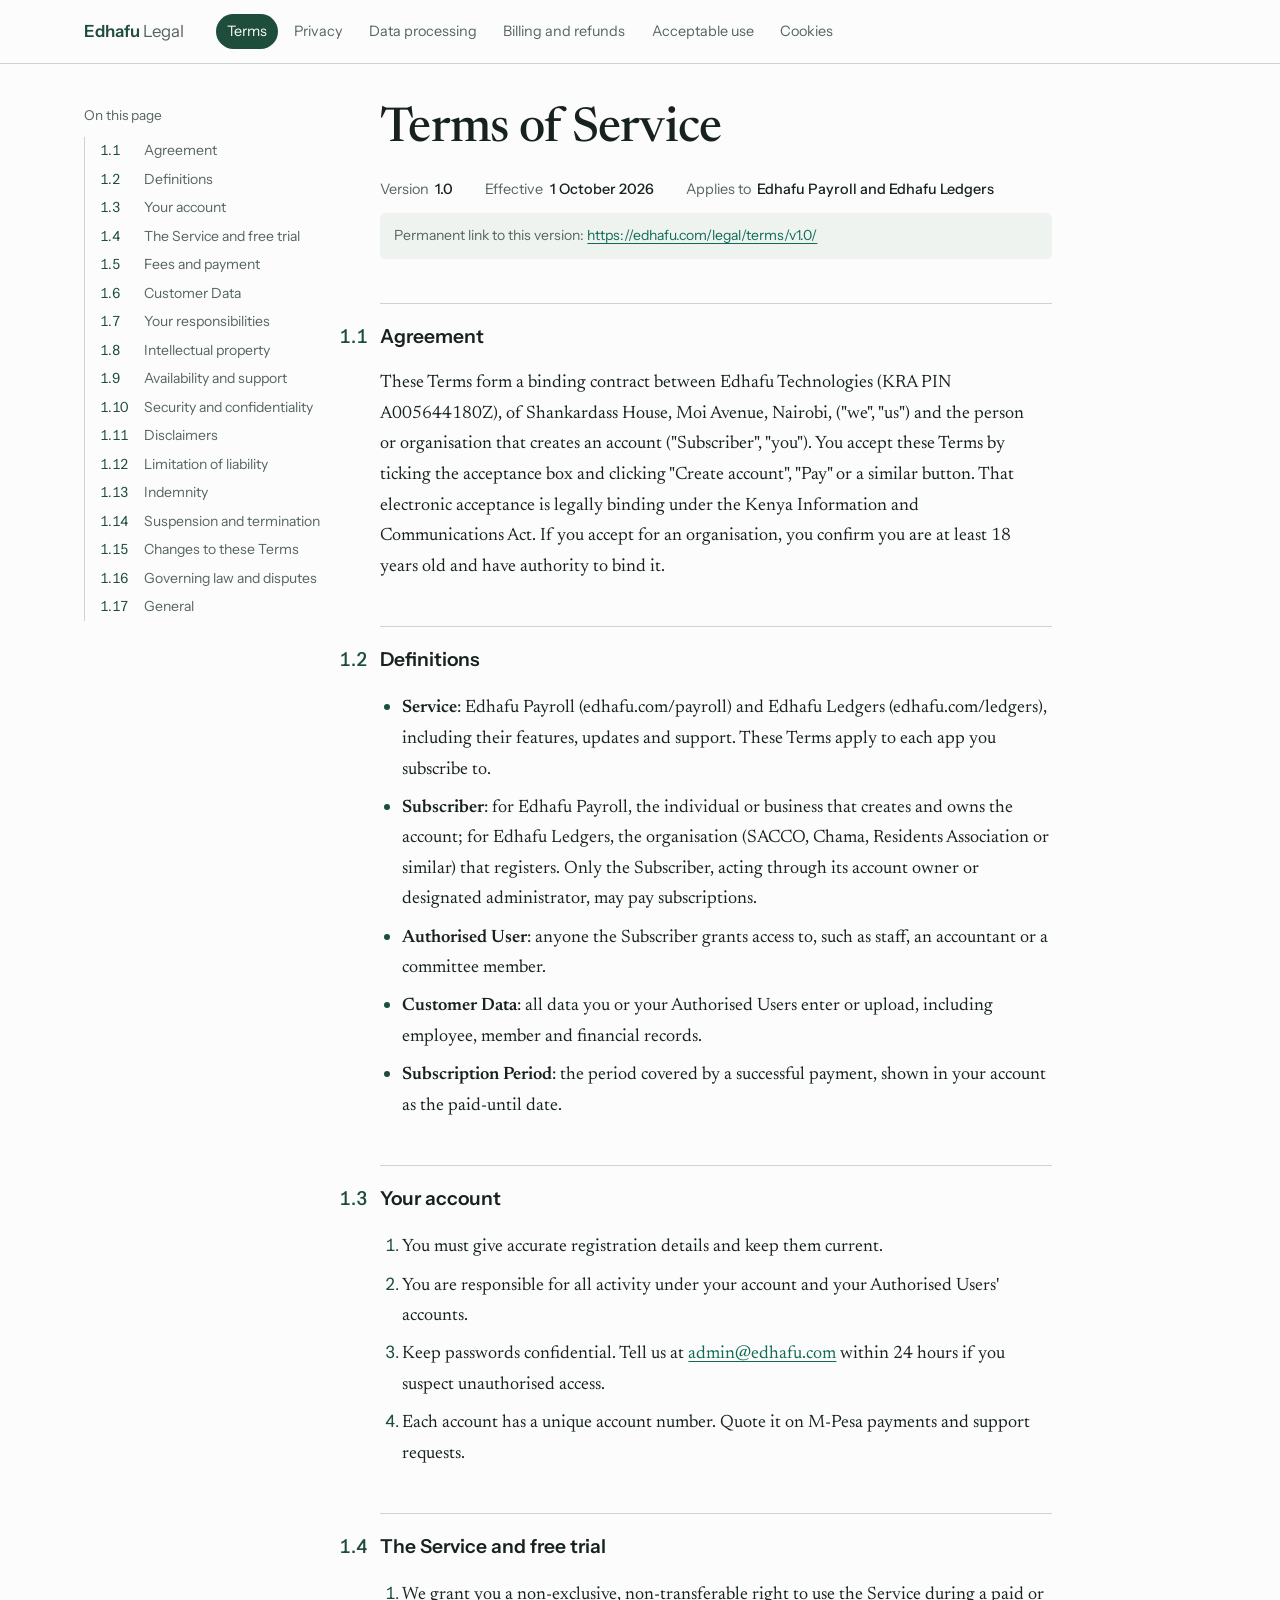
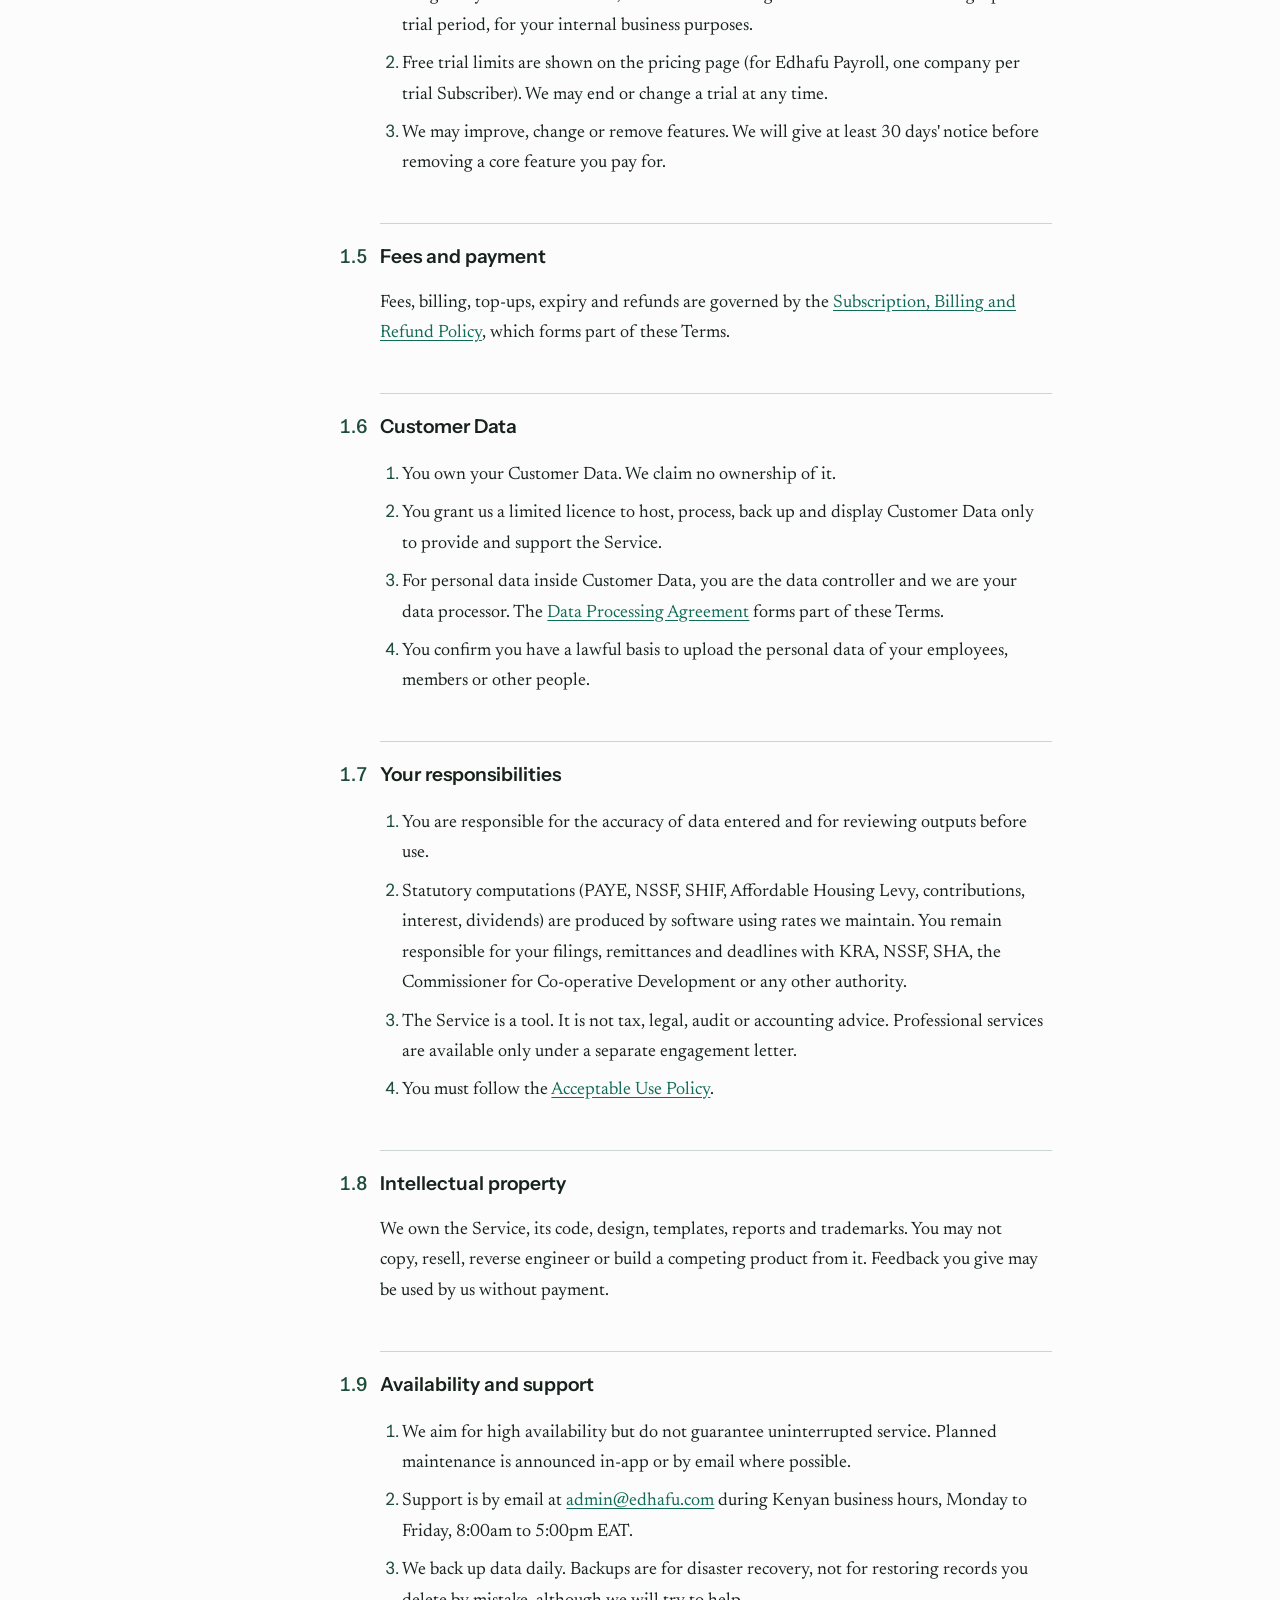
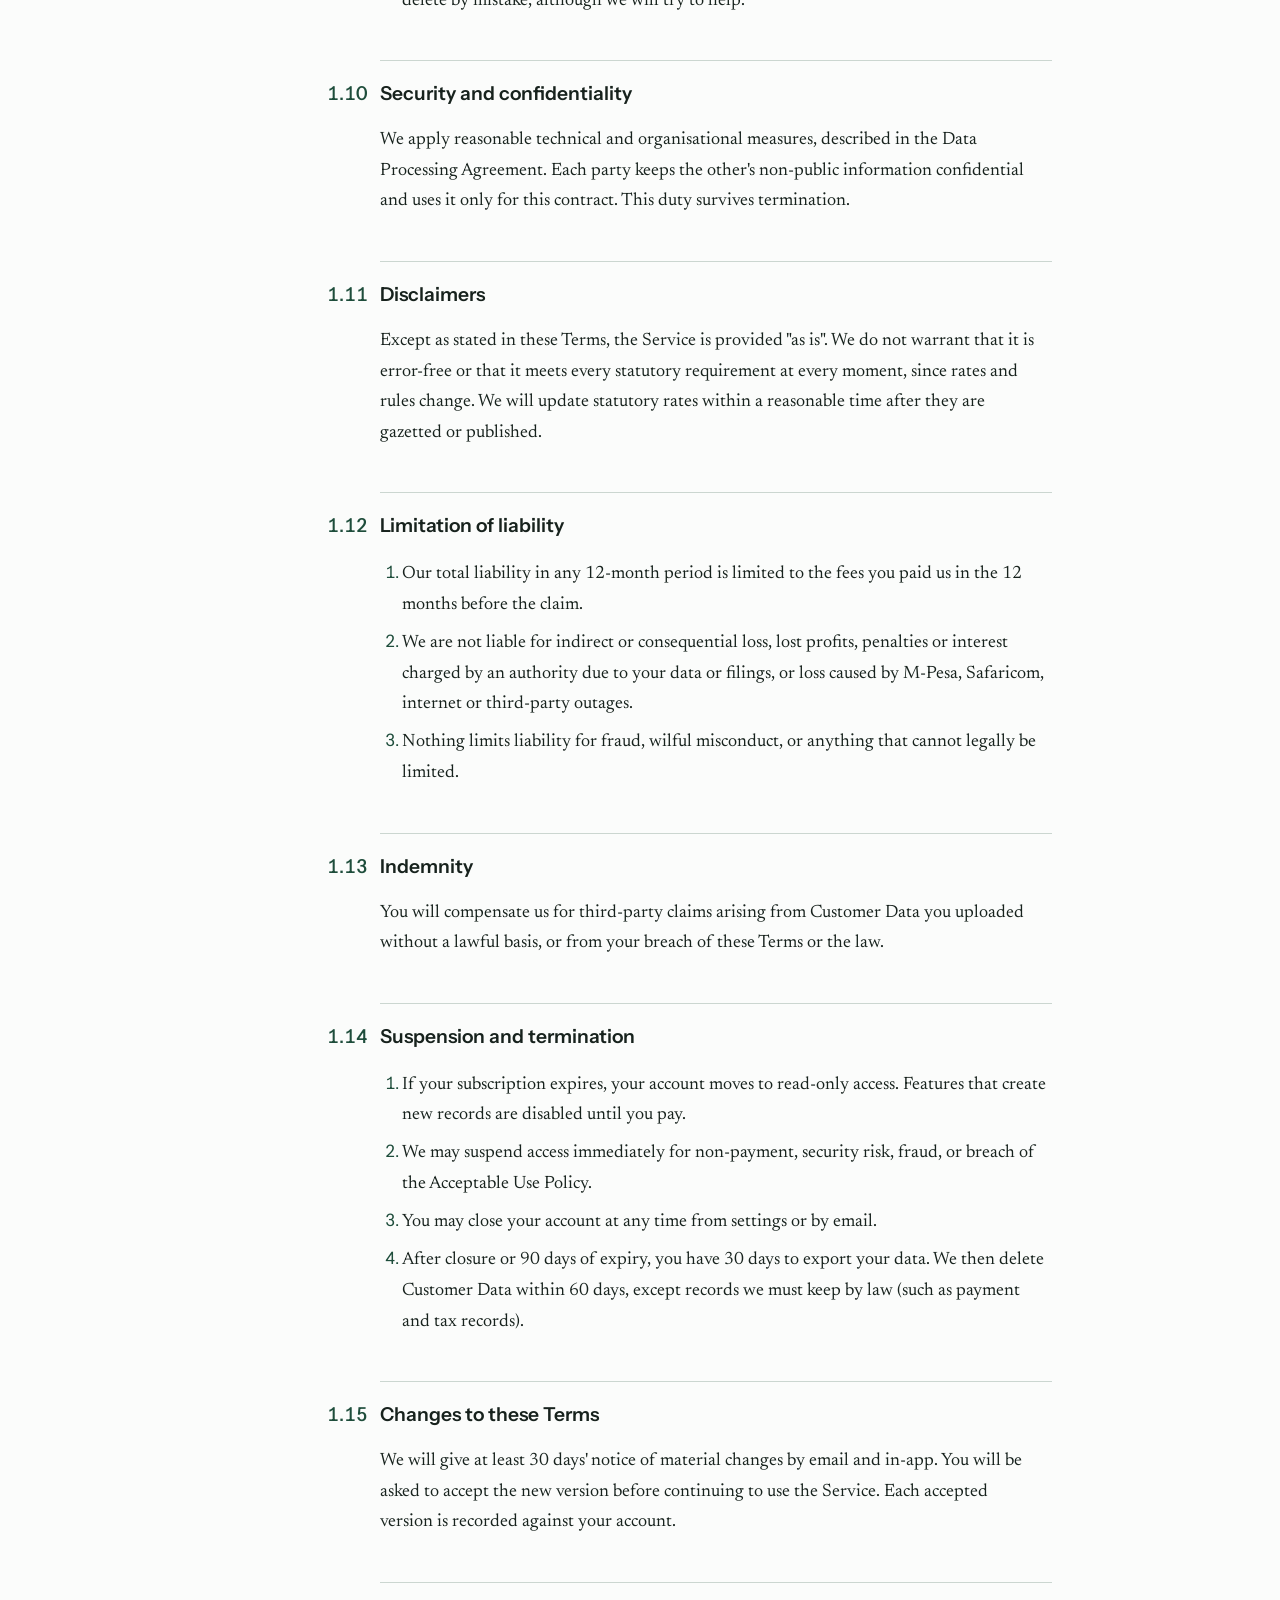
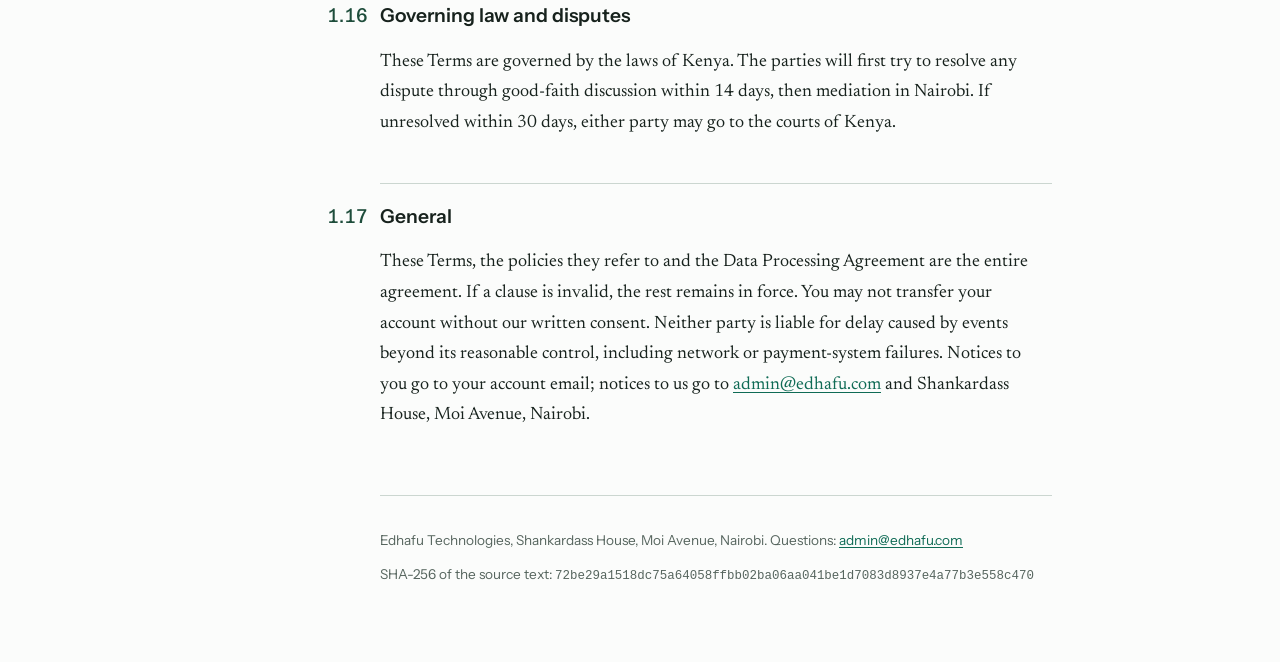
<file: legal/terms/index.html>
<!doctype html>
<html lang="en-KE">
<head>
<meta charset="utf-8">
<meta name="viewport" content="width=device-width, initial-scale=1, viewport-fit=cover">
<title>Terms of Service | Edhafu</title>
<meta name="description" content="Edhafu Terms of Service, version 1.0, effective 1 October 2026.">
<link rel="canonical" href="https://edhafu.com/legal/terms/">
<link rel="preconnect" href="https://fonts.googleapis.com">
<link rel="preconnect" href="https://fonts.gstatic.com" crossorigin>
<link href="https://fonts.googleapis.com/css2?family=Instrument+Sans:wght@400;500;600&family=Newsreader:opsz,wght@6..72,400;6..72,500;6..72,600&display=swap" rel="stylesheet">
<link rel="stylesheet" href="/legal/legal.css">
</head>
<body>
<header class="top">
  <div class="bar">
    <a class="brand" href="/legal/">Edhafu <span>Legal</span></a>
    <nav class="docs" aria-label="Legal documents"><a href="/legal/terms/" aria-current="page">Terms</a><a href="/legal/privacy/">Privacy</a><a href="/legal/dpa/">Data processing</a><a href="/legal/billing/">Billing and refunds</a><a href="/legal/aup/">Acceptable use</a><a href="/legal/cookies/">Cookies</a></nav>
  </div>
</header>
<div class="layout">
  <aside class="toc" aria-label="Sections"><p class="toc-h">On this page</p><ol><li><a href="#s1-1"><span>1.1</span>Agreement</a></li><li><a href="#s1-2"><span>1.2</span>Definitions</a></li><li><a href="#s1-3"><span>1.3</span>Your account</a></li><li><a href="#s1-4"><span>1.4</span>The Service and free trial</a></li><li><a href="#s1-5"><span>1.5</span>Fees and payment</a></li><li><a href="#s1-6"><span>1.6</span>Customer Data</a></li><li><a href="#s1-7"><span>1.7</span>Your responsibilities</a></li><li><a href="#s1-8"><span>1.8</span>Intellectual property</a></li><li><a href="#s1-9"><span>1.9</span>Availability and support</a></li><li><a href="#s1-10"><span>1.10</span>Security and confidentiality</a></li><li><a href="#s1-11"><span>1.11</span>Disclaimers</a></li><li><a href="#s1-12"><span>1.12</span>Limitation of liability</a></li><li><a href="#s1-13"><span>1.13</span>Indemnity</a></li><li><a href="#s1-14"><span>1.14</span>Suspension and termination</a></li><li><a href="#s1-15"><span>1.15</span>Changes to these Terms</a></li><li><a href="#s1-16"><span>1.16</span>Governing law and disputes</a></li><li><a href="#s1-17"><span>1.17</span>General</a></li></ol></aside>
  <main>
    <h1>Terms of Service</h1>
    <dl class="meta">
      <div><dt>Version</dt><dd>1.0</dd></div>
      <div><dt>Effective</dt><dd><time datetime="2026-10-01">1 October 2026</time></dd></div>
      <div><dt>Applies to</dt><dd>Edhafu Payroll and Edhafu Ledgers</dd></div>
    </dl>
    <p class="pin">Permanent link to this version: <a href="/legal/terms/v1.0/">https://edhafu.com/legal/terms/v1.0/</a></p>
    <article class="doc"><h3 id="s1-1"><span class="num">1.1</span>Agreement</h3>
<p>These Terms form a binding contract between Edhafu Technologies (KRA PIN A005644180Z), of Shankardass House, Moi Avenue, Nairobi, ("we", "us") and the person or organisation that creates an account ("Subscriber", "you"). You accept these Terms by ticking the acceptance box and clicking "Create account", "Pay" or a similar button. That electronic acceptance is legally binding under the Kenya Information and Communications Act. If you accept for an organisation, you confirm you are at least 18 years old and have authority to bind it.</p>
<h3 id="s1-2"><span class="num">1.2</span>Definitions</h3>
<ul>
<li><strong>Service</strong>: Edhafu Payroll (edhafu.com/payroll) and Edhafu Ledgers (edhafu.com/ledgers), including their features, updates and support. These Terms apply to each app you subscribe to.</li>
<li><strong>Subscriber</strong>: for Edhafu Payroll, the individual or business that creates and owns the account; for Edhafu Ledgers, the organisation (SACCO, Chama, Residents Association or similar) that registers. Only the Subscriber, acting through its account owner or designated administrator, may pay subscriptions.</li>
<li><strong>Authorised User</strong>: anyone the Subscriber grants access to, such as staff, an accountant or a committee member.</li>
<li><strong>Customer Data</strong>: all data you or your Authorised Users enter or upload, including employee, member and financial records.</li>
<li><strong>Subscription Period</strong>: the period covered by a successful payment, shown in your account as the paid-until date.</li>
</ul>
<h3 id="s1-3"><span class="num">1.3</span>Your account</h3>
<ol>
<li>You must give accurate registration details and keep them current.</li>
<li>You are responsible for all activity under your account and your Authorised Users' accounts.</li>
<li>Keep passwords confidential. Tell us at <a href="mailto:admin@edhafu.com">admin@edhafu.com</a> within 24 hours if you suspect unauthorised access.</li>
<li>Each account has a unique account number. Quote it on M-Pesa payments and support requests.</li>
</ol>
<h3 id="s1-4"><span class="num">1.4</span>The Service and free trial</h3>
<ol>
<li>We grant you a non-exclusive, non-transferable right to use the Service during a paid or trial period, for your internal business purposes.</li>
<li>Free trial limits are shown on the pricing page (for Edhafu Payroll, one company per trial Subscriber). We may end or change a trial at any time.</li>
<li>We may improve, change or remove features. We will give at least 30 days' notice before removing a core feature you pay for.</li>
</ol>
<h3 id="s1-5"><span class="num">1.5</span>Fees and payment</h3>
<p>Fees, billing, top-ups, expiry and refunds are governed by the <a href="/legal/billing/">Subscription, Billing and Refund Policy</a>, which forms part of these Terms.</p>
<h3 id="s1-6"><span class="num">1.6</span>Customer Data</h3>
<ol>
<li>You own your Customer Data. We claim no ownership of it.</li>
<li>You grant us a limited licence to host, process, back up and display Customer Data only to provide and support the Service.</li>
<li>For personal data inside Customer Data, you are the data controller and we are your data processor. The <a href="/legal/dpa/">Data Processing Agreement</a> forms part of these Terms.</li>
<li>You confirm you have a lawful basis to upload the personal data of your employees, members or other people.</li>
</ol>
<h3 id="s1-7"><span class="num">1.7</span>Your responsibilities</h3>
<ol>
<li>You are responsible for the accuracy of data entered and for reviewing outputs before use.</li>
<li>Statutory computations (PAYE, NSSF, SHIF, Affordable Housing Levy, contributions, interest, dividends) are produced by software using rates we maintain. You remain responsible for your filings, remittances and deadlines with KRA, NSSF, SHA, the Commissioner for Co-operative Development or any other authority.</li>
<li>The Service is a tool. It is not tax, legal, audit or accounting advice. Professional services are available only under a separate engagement letter.</li>
<li>You must follow the <a href="/legal/aup/">Acceptable Use Policy</a>.</li>
</ol>
<h3 id="s1-8"><span class="num">1.8</span>Intellectual property</h3>
<p>We own the Service, its code, design, templates, reports and trademarks. You may not copy, resell, reverse engineer or build a competing product from it. Feedback you give may be used by us without payment.</p>
<h3 id="s1-9"><span class="num">1.9</span>Availability and support</h3>
<ol>
<li>We aim for high availability but do not guarantee uninterrupted service. Planned maintenance is announced in-app or by email where possible.</li>
<li>Support is by email at <a href="mailto:admin@edhafu.com">admin@edhafu.com</a> during Kenyan business hours, Monday to Friday, 8:00am to 5:00pm EAT.</li>
<li>We back up data daily. Backups are for disaster recovery, not for restoring records you delete by mistake, although we will try to help.</li>
</ol>
<h3 id="s1-10"><span class="num">1.10</span>Security and confidentiality</h3>
<p>We apply reasonable technical and organisational measures, described in the Data Processing Agreement. Each party keeps the other's non-public information confidential and uses it only for this contract. This duty survives termination.</p>
<h3 id="s1-11"><span class="num">1.11</span>Disclaimers</h3>
<p>Except as stated in these Terms, the Service is provided "as is". We do not warrant that it is error-free or that it meets every statutory requirement at every moment, since rates and rules change. We will update statutory rates within a reasonable time after they are gazetted or published.</p>
<h3 id="s1-12"><span class="num">1.12</span>Limitation of liability</h3>
<ol>
<li>Our total liability in any 12-month period is limited to the fees you paid us in the 12 months before the claim.</li>
<li>We are not liable for indirect or consequential loss, lost profits, penalties or interest charged by an authority due to your data or filings, or loss caused by M-Pesa, Safaricom, internet or third-party outages.</li>
<li>Nothing limits liability for fraud, wilful misconduct, or anything that cannot legally be limited.</li>
</ol>
<h3 id="s1-13"><span class="num">1.13</span>Indemnity</h3>
<p>You will compensate us for third-party claims arising from Customer Data you uploaded without a lawful basis, or from your breach of these Terms or the law.</p>
<h3 id="s1-14"><span class="num">1.14</span>Suspension and termination</h3>
<ol>
<li>If your subscription expires, your account moves to read-only access. Features that create new records are disabled until you pay.</li>
<li>We may suspend access immediately for non-payment, security risk, fraud, or breach of the Acceptable Use Policy.</li>
<li>You may close your account at any time from settings or by email.</li>
<li>After closure or 90 days of expiry, you have 30 days to export your data. We then delete Customer Data within 60 days, except records we must keep by law (such as payment and tax records).</li>
</ol>
<h3 id="s1-15"><span class="num">1.15</span>Changes to these Terms</h3>
<p>We will give at least 30 days' notice of material changes by email and in-app. You will be asked to accept the new version before continuing to use the Service. Each accepted version is recorded against your account.</p>
<h3 id="s1-16"><span class="num">1.16</span>Governing law and disputes</h3>
<p>These Terms are governed by the laws of Kenya. The parties will first try to resolve any dispute through good-faith discussion within 14 days, then mediation in Nairobi. If unresolved within 30 days, either party may go to the courts of Kenya.</p>
<h3 id="s1-17"><span class="num">1.17</span>General</h3>
<p>These Terms, the policies they refer to and the Data Processing Agreement are the entire agreement. If a clause is invalid, the rest remains in force. You may not transfer your account without our written consent. Neither party is liable for delay caused by events beyond its reasonable control, including network or payment-system failures. Notices to you go to your account email; notices to us go to <a href="mailto:admin@edhafu.com">admin@edhafu.com</a> and Shankardass House, Moi Avenue, Nairobi.</p></article>
    <footer class="foot">
      <p>Edhafu Technologies, Shankardass House, Moi Avenue, Nairobi. Questions: <a href="mailto:admin@edhafu.com">admin@edhafu.com</a></p>
      <p class="hash">SHA-256 of the source text: <code>72be29a1518dc75a64058ffbb02ba06aa041be1d7083d8937e4a77b3e558c470</code></p>
    </footer>
  </main>
</div>
</body>
</html>
</file>
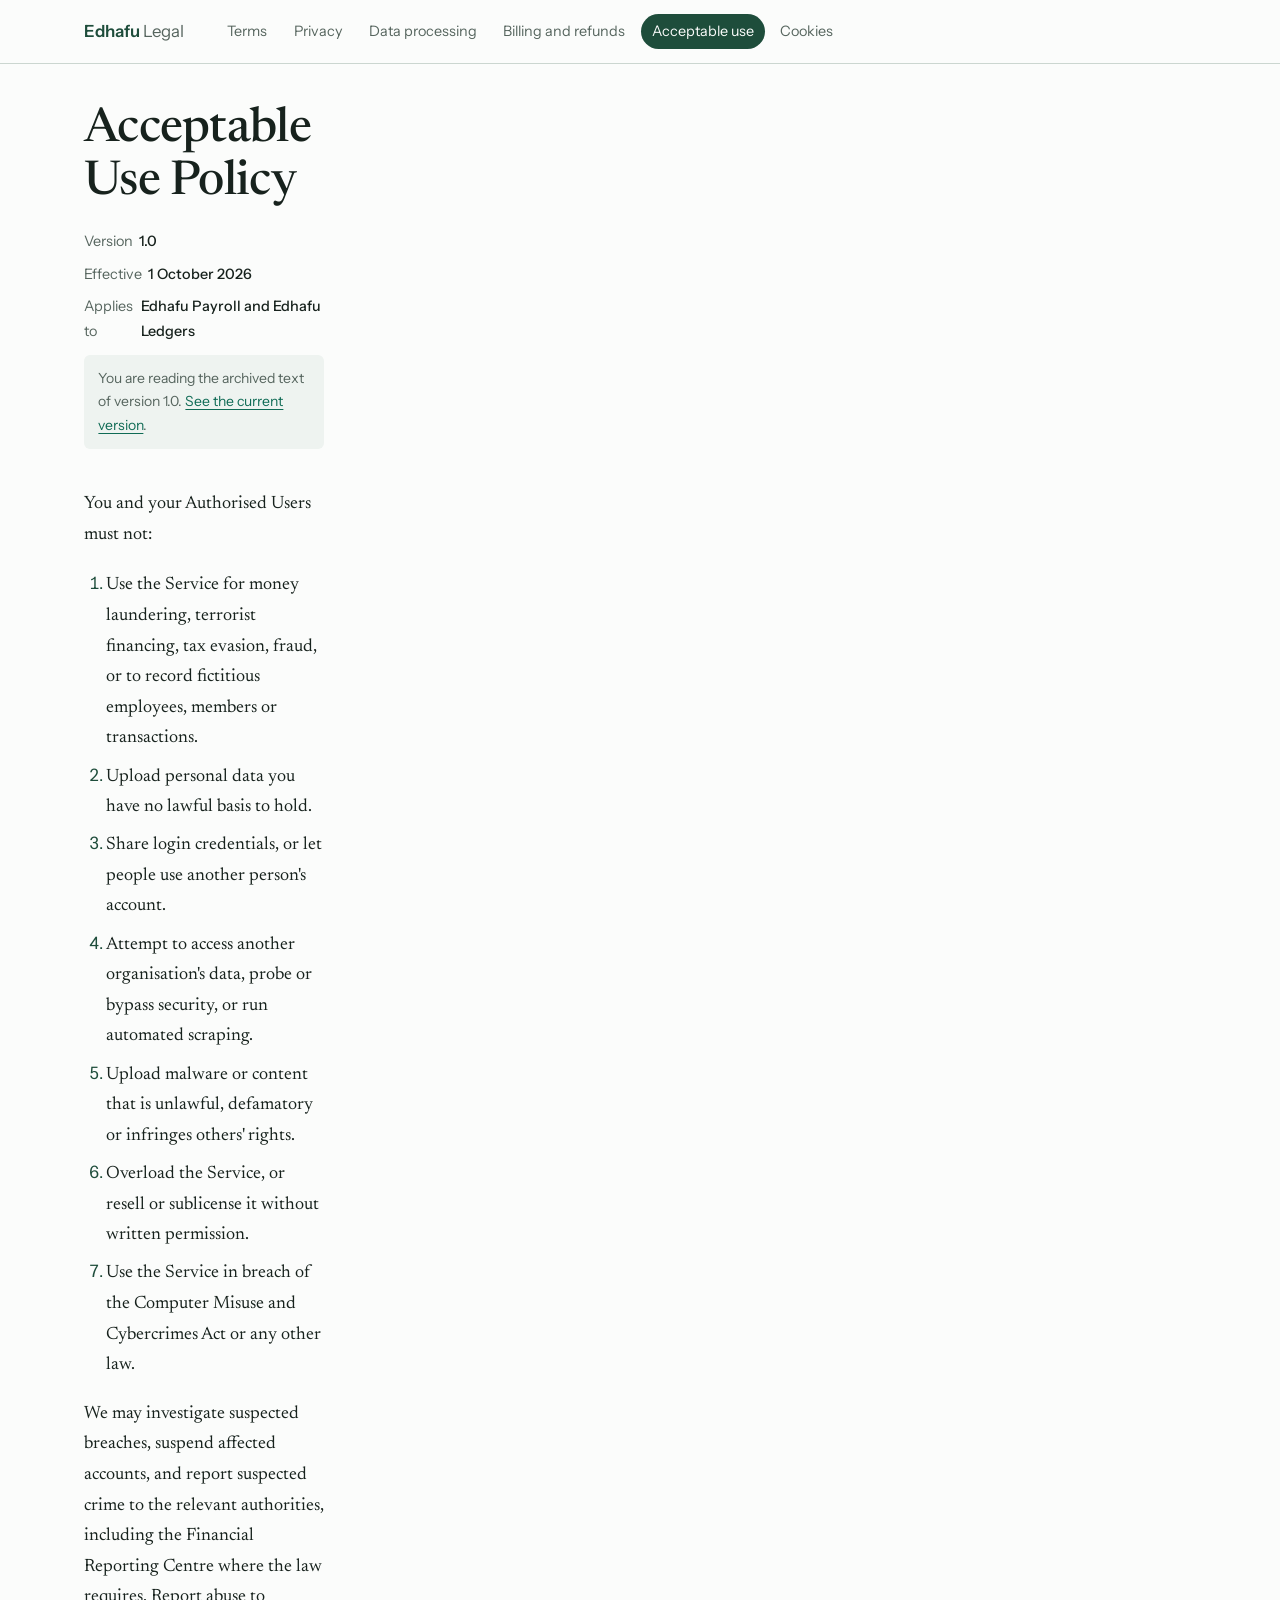
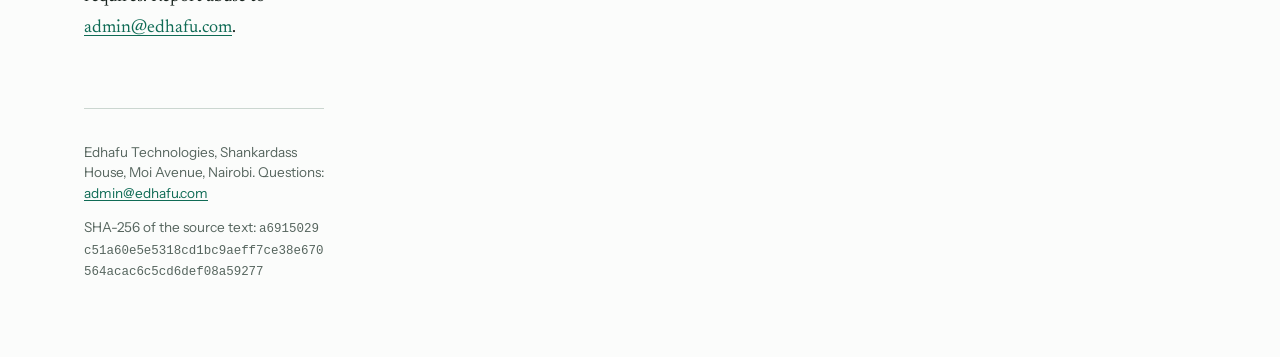
<file: legal/aup/v1.0/index.html>
<!doctype html>
<html lang="en-KE">
<head>
<meta charset="utf-8">
<meta name="viewport" content="width=device-width, initial-scale=1, viewport-fit=cover">
<title>Acceptable Use Policy | Edhafu</title>
<meta name="description" content="Edhafu Acceptable Use Policy, version 1.0, effective 1 October 2026.">
<link rel="canonical" href="https://edhafu.com/legal/aup/v1.0/">
<link rel="preconnect" href="https://fonts.googleapis.com">
<link rel="preconnect" href="https://fonts.gstatic.com" crossorigin>
<link href="https://fonts.googleapis.com/css2?family=Instrument+Sans:wght@400;500;600&family=Newsreader:opsz,wght@6..72,400;6..72,500;6..72,600&display=swap" rel="stylesheet">
<link rel="stylesheet" href="/legal/legal.css">
</head>
<body>
<header class="top">
  <div class="bar">
    <a class="brand" href="/legal/">Edhafu <span>Legal</span></a>
    <nav class="docs" aria-label="Legal documents"><a href="/legal/terms/">Terms</a><a href="/legal/privacy/">Privacy</a><a href="/legal/dpa/">Data processing</a><a href="/legal/billing/">Billing and refunds</a><a href="/legal/aup/" aria-current="page">Acceptable use</a><a href="/legal/cookies/">Cookies</a></nav>
  </div>
</header>
<div class="layout">
  
  <main>
    <h1>Acceptable Use Policy</h1>
    <dl class="meta">
      <div><dt>Version</dt><dd>1.0</dd></div>
      <div><dt>Effective</dt><dd><time datetime="2026-10-01">1 October 2026</time></dd></div>
      <div><dt>Applies to</dt><dd>Edhafu Payroll and Edhafu Ledgers</dd></div>
    </dl>
    <p class="pin">You are reading the archived text of version 1.0. <a href="/legal/aup/">See the current version</a>.</p>
    <article class="doc"><p>You and your Authorised Users must not:</p>
<ol>
<li>Use the Service for money laundering, terrorist financing, tax evasion, fraud, or to record fictitious employees, members or transactions.</li>
<li>Upload personal data you have no lawful basis to hold.</li>
<li>Share login credentials, or let people use another person's account.</li>
<li>Attempt to access another organisation's data, probe or bypass security, or run automated scraping.</li>
<li>Upload malware or content that is unlawful, defamatory or infringes others' rights.</li>
<li>Overload the Service, or resell or sublicense it without written permission.</li>
<li>Use the Service in breach of the Computer Misuse and Cybercrimes Act or any other law.</li>
</ol>
<p>We may investigate suspected breaches, suspend affected accounts, and report suspected crime to the relevant authorities, including the Financial Reporting Centre where the law requires. Report abuse to <a href="mailto:admin@edhafu.com">admin@edhafu.com</a>.</p></article>
    <footer class="foot">
      <p>Edhafu Technologies, Shankardass House, Moi Avenue, Nairobi. Questions: <a href="mailto:admin@edhafu.com">admin@edhafu.com</a></p>
      <p class="hash">SHA-256 of the source text: <code>a6915029c51a60e5e5318cd1bc9aeff7ce38e670564acac6c5cd6def08a59277</code></p>
    </footer>
  </main>
</div>
</body>
</html>
</file>
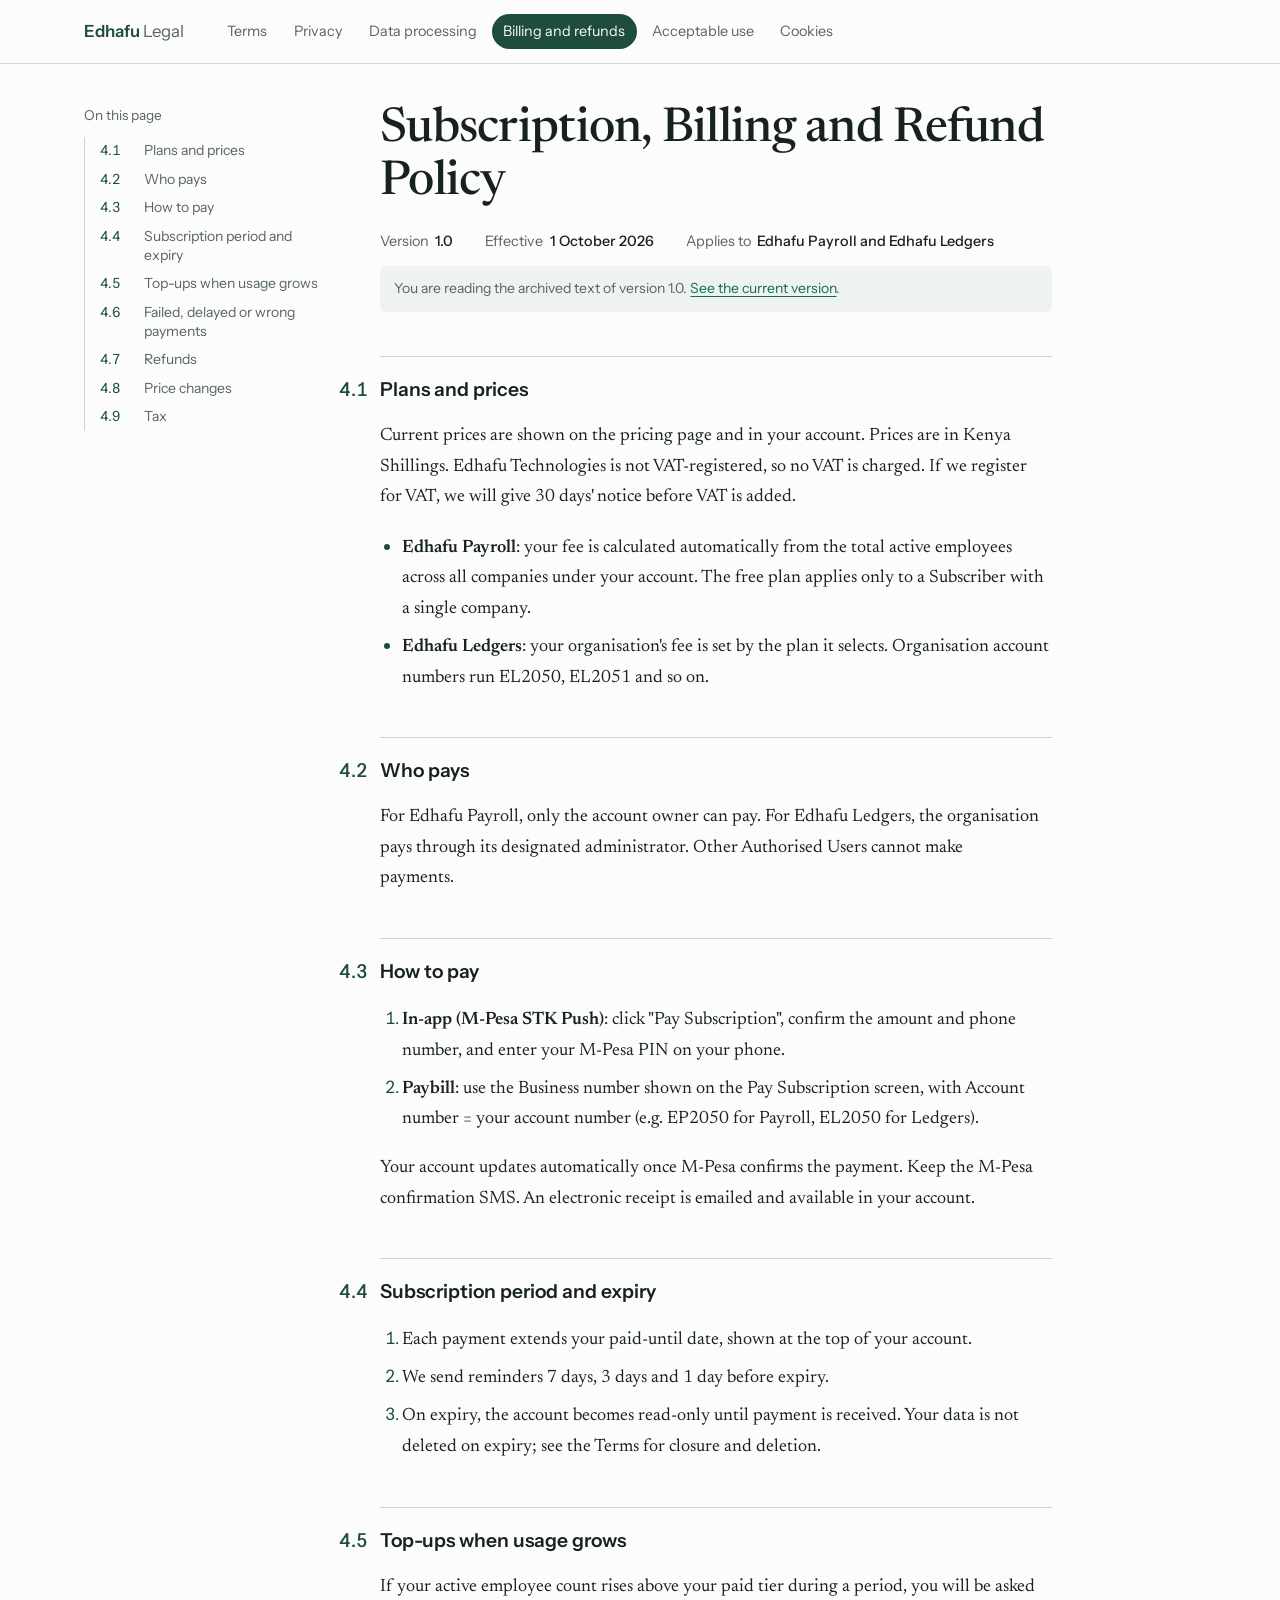
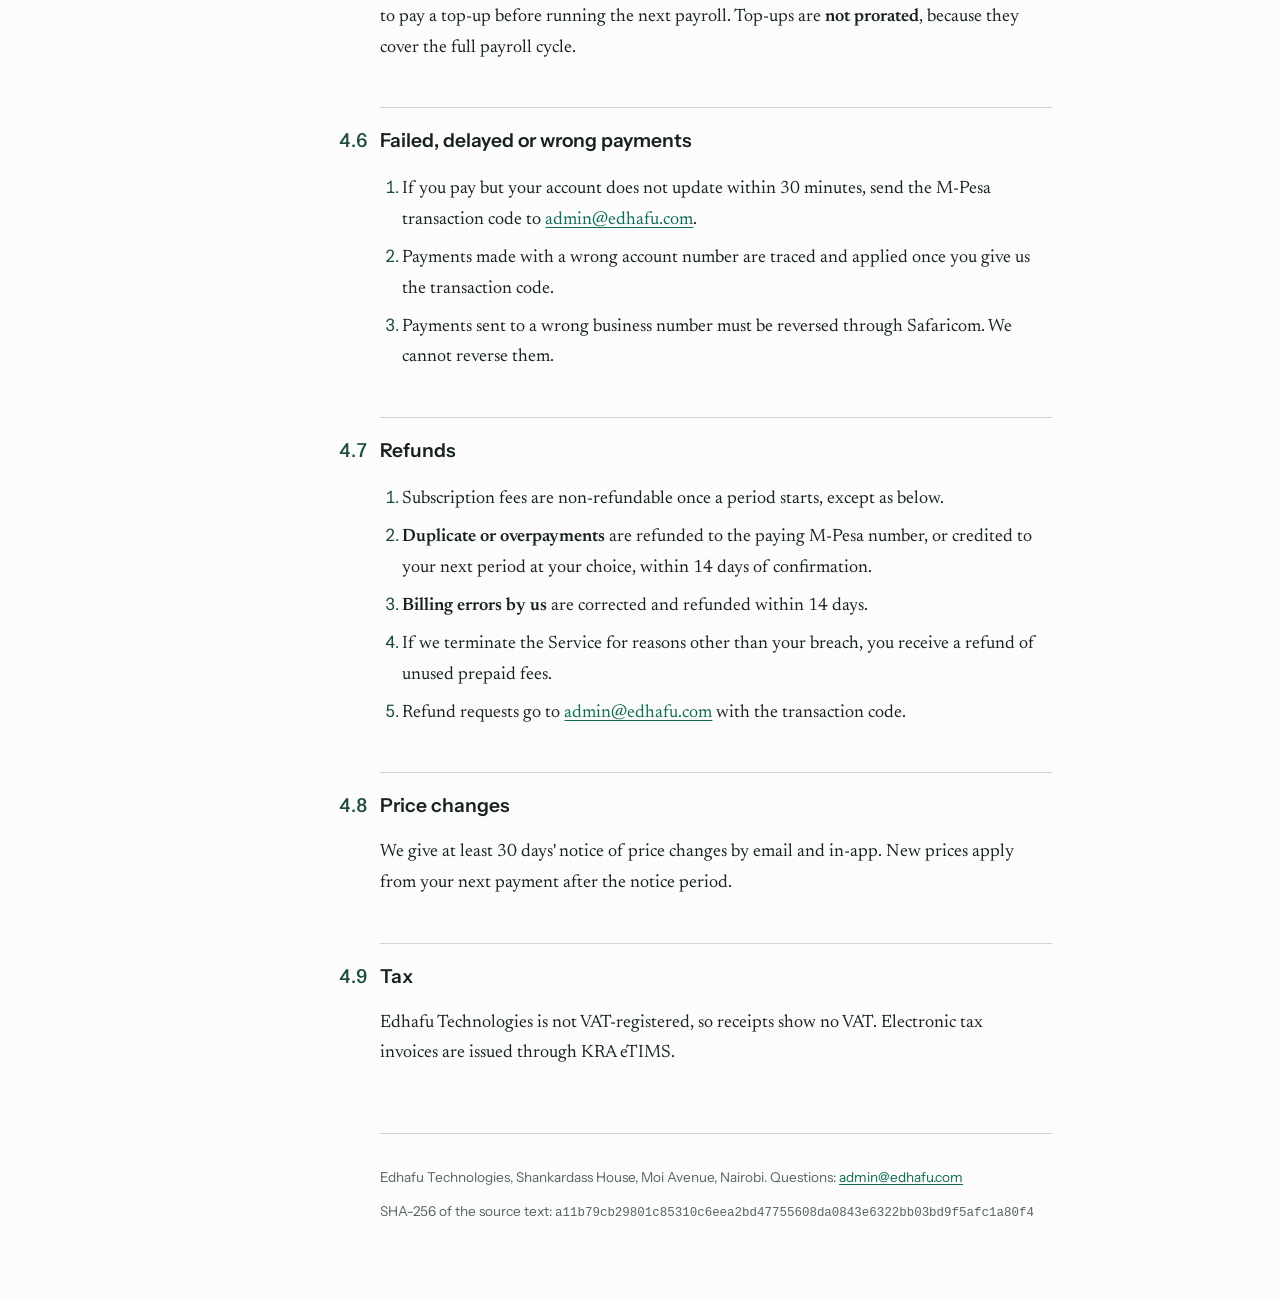
<file: legal/billing/v1.0/index.html>
<!doctype html>
<html lang="en-KE">
<head>
<meta charset="utf-8">
<meta name="viewport" content="width=device-width, initial-scale=1, viewport-fit=cover">
<title>Subscription, Billing and Refund Policy | Edhafu</title>
<meta name="description" content="Edhafu Subscription, Billing and Refund Policy, version 1.0, effective 1 October 2026.">
<link rel="canonical" href="https://edhafu.com/legal/billing/v1.0/">
<link rel="preconnect" href="https://fonts.googleapis.com">
<link rel="preconnect" href="https://fonts.gstatic.com" crossorigin>
<link href="https://fonts.googleapis.com/css2?family=Instrument+Sans:wght@400;500;600&family=Newsreader:opsz,wght@6..72,400;6..72,500;6..72,600&display=swap" rel="stylesheet">
<link rel="stylesheet" href="/legal/legal.css">
</head>
<body>
<header class="top">
  <div class="bar">
    <a class="brand" href="/legal/">Edhafu <span>Legal</span></a>
    <nav class="docs" aria-label="Legal documents"><a href="/legal/terms/">Terms</a><a href="/legal/privacy/">Privacy</a><a href="/legal/dpa/">Data processing</a><a href="/legal/billing/" aria-current="page">Billing and refunds</a><a href="/legal/aup/">Acceptable use</a><a href="/legal/cookies/">Cookies</a></nav>
  </div>
</header>
<div class="layout">
  <aside class="toc" aria-label="Sections"><p class="toc-h">On this page</p><ol><li><a href="#s4-1"><span>4.1</span>Plans and prices</a></li><li><a href="#s4-2"><span>4.2</span>Who pays</a></li><li><a href="#s4-3"><span>4.3</span>How to pay</a></li><li><a href="#s4-4"><span>4.4</span>Subscription period and expiry</a></li><li><a href="#s4-5"><span>4.5</span>Top-ups when usage grows</a></li><li><a href="#s4-6"><span>4.6</span>Failed, delayed or wrong payments</a></li><li><a href="#s4-7"><span>4.7</span>Refunds</a></li><li><a href="#s4-8"><span>4.8</span>Price changes</a></li><li><a href="#s4-9"><span>4.9</span>Tax</a></li></ol></aside>
  <main>
    <h1>Subscription, Billing and Refund Policy</h1>
    <dl class="meta">
      <div><dt>Version</dt><dd>1.0</dd></div>
      <div><dt>Effective</dt><dd><time datetime="2026-10-01">1 October 2026</time></dd></div>
      <div><dt>Applies to</dt><dd>Edhafu Payroll and Edhafu Ledgers</dd></div>
    </dl>
    <p class="pin">You are reading the archived text of version 1.0. <a href="/legal/billing/">See the current version</a>.</p>
    <article class="doc"><h3 id="s4-1"><span class="num">4.1</span>Plans and prices</h3>
<p>Current prices are shown on the pricing page and in your account. Prices are in Kenya Shillings. Edhafu Technologies is not VAT-registered, so no VAT is charged. If we register for VAT, we will give 30 days' notice before VAT is added.</p>
<ul>
<li><strong>Edhafu Payroll</strong>: your fee is calculated automatically from the total active employees across all companies under your account. The free plan applies only to a Subscriber with a single company.</li>
<li><strong>Edhafu Ledgers</strong>: your organisation's fee is set by the plan it selects. Organisation account numbers run EL2050, EL2051 and so on.</li>
</ul>
<h3 id="s4-2"><span class="num">4.2</span>Who pays</h3>
<p>For Edhafu Payroll, only the account owner can pay. For Edhafu Ledgers, the organisation pays through its designated administrator. Other Authorised Users cannot make payments.</p>
<h3 id="s4-3"><span class="num">4.3</span>How to pay</h3>
<ol>
<li><strong>In-app (M-Pesa STK Push)</strong>: click "Pay Subscription", confirm the amount and phone number, and enter your M-Pesa PIN on your phone.</li>
<li><strong>Paybill</strong>: use the Business number shown on the Pay Subscription screen, with Account number = your account number (e.g. EP2050 for Payroll, EL2050 for Ledgers).</li>
</ol>
<p>Your account updates automatically once M-Pesa confirms the payment. Keep the M-Pesa confirmation SMS. An electronic receipt is emailed and available in your account.</p>
<h3 id="s4-4"><span class="num">4.4</span>Subscription period and expiry</h3>
<ol>
<li>Each payment extends your paid-until date, shown at the top of your account.</li>
<li>We send reminders 7 days, 3 days and 1 day before expiry.</li>
<li>On expiry, the account becomes read-only until payment is received. Your data is not deleted on expiry; see the Terms for closure and deletion.</li>
</ol>
<h3 id="s4-5"><span class="num">4.5</span>Top-ups when usage grows</h3>
<p>If your active employee count rises above your paid tier during a period, you will be asked to pay a top-up before running the next payroll. Top-ups are <strong>not prorated</strong>, because they cover the full payroll cycle.</p>
<h3 id="s4-6"><span class="num">4.6</span>Failed, delayed or wrong payments</h3>
<ol>
<li>If you pay but your account does not update within 30 minutes, send the M-Pesa transaction code to <a href="mailto:admin@edhafu.com">admin@edhafu.com</a>.</li>
<li>Payments made with a wrong account number are traced and applied once you give us the transaction code.</li>
<li>Payments sent to a wrong business number must be reversed through Safaricom. We cannot reverse them.</li>
</ol>
<h3 id="s4-7"><span class="num">4.7</span>Refunds</h3>
<ol>
<li>Subscription fees are non-refundable once a period starts, except as below.</li>
<li><strong>Duplicate or overpayments</strong> are refunded to the paying M-Pesa number, or credited to your next period at your choice, within 14 days of confirmation.</li>
<li><strong>Billing errors by us</strong> are corrected and refunded within 14 days.</li>
<li>If we terminate the Service for reasons other than your breach, you receive a refund of unused prepaid fees.</li>
<li>Refund requests go to <a href="mailto:admin@edhafu.com">admin@edhafu.com</a> with the transaction code.</li>
</ol>
<h3 id="s4-8"><span class="num">4.8</span>Price changes</h3>
<p>We give at least 30 days' notice of price changes by email and in-app. New prices apply from your next payment after the notice period.</p>
<h3 id="s4-9"><span class="num">4.9</span>Tax</h3>
<p>Edhafu Technologies is not VAT-registered, so receipts show no VAT. Electronic tax invoices are issued through KRA eTIMS.</p></article>
    <footer class="foot">
      <p>Edhafu Technologies, Shankardass House, Moi Avenue, Nairobi. Questions: <a href="mailto:admin@edhafu.com">admin@edhafu.com</a></p>
      <p class="hash">SHA-256 of the source text: <code>a11b79cb29801c85310c6eea2bd47755608da0843e6322bb03bd9f5afc1a80f4</code></p>
    </footer>
  </main>
</div>
</body>
</html>
</file>
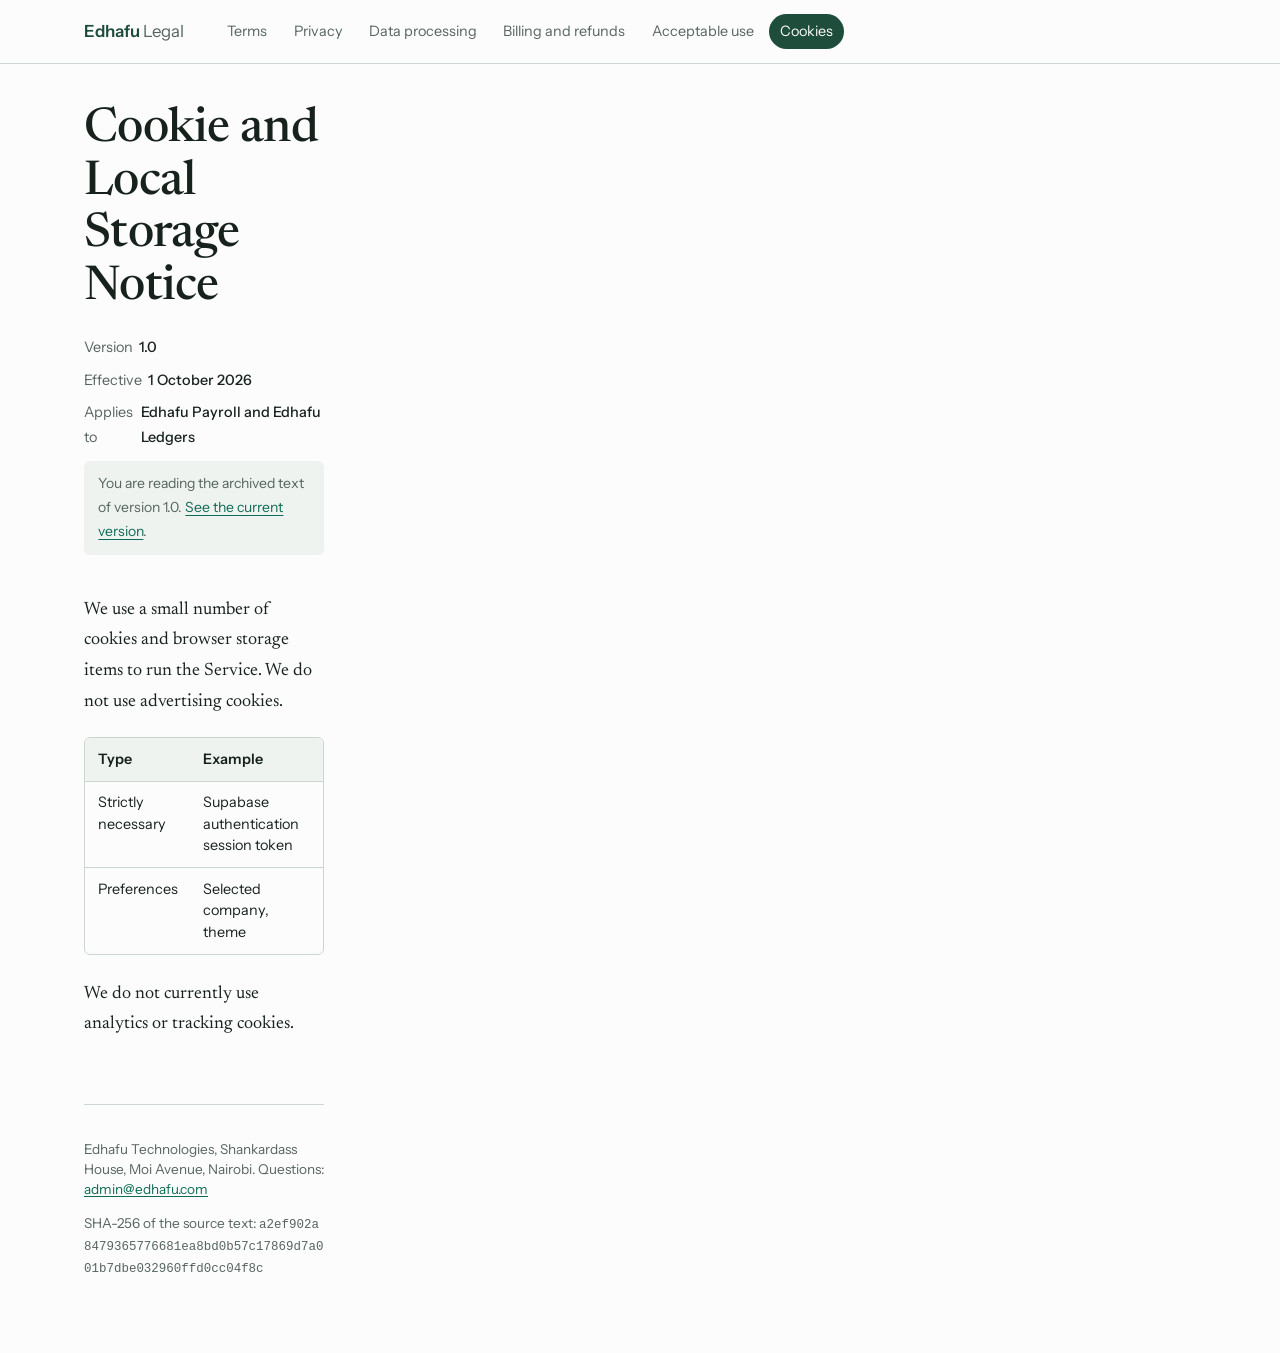
<file: legal/cookies/v1.0/index.html>
<!doctype html>
<html lang="en-KE">
<head>
<meta charset="utf-8">
<meta name="viewport" content="width=device-width, initial-scale=1, viewport-fit=cover">
<title>Cookie and Local Storage Notice | Edhafu</title>
<meta name="description" content="Edhafu Cookie and Local Storage Notice, version 1.0, effective 1 October 2026.">
<link rel="canonical" href="https://edhafu.com/legal/cookies/v1.0/">
<link rel="preconnect" href="https://fonts.googleapis.com">
<link rel="preconnect" href="https://fonts.gstatic.com" crossorigin>
<link href="https://fonts.googleapis.com/css2?family=Instrument+Sans:wght@400;500;600&family=Newsreader:opsz,wght@6..72,400;6..72,500;6..72,600&display=swap" rel="stylesheet">
<link rel="stylesheet" href="/legal/legal.css">
</head>
<body>
<header class="top">
  <div class="bar">
    <a class="brand" href="/legal/">Edhafu <span>Legal</span></a>
    <nav class="docs" aria-label="Legal documents"><a href="/legal/terms/">Terms</a><a href="/legal/privacy/">Privacy</a><a href="/legal/dpa/">Data processing</a><a href="/legal/billing/">Billing and refunds</a><a href="/legal/aup/">Acceptable use</a><a href="/legal/cookies/" aria-current="page">Cookies</a></nav>
  </div>
</header>
<div class="layout">
  
  <main>
    <h1>Cookie and Local Storage Notice</h1>
    <dl class="meta">
      <div><dt>Version</dt><dd>1.0</dd></div>
      <div><dt>Effective</dt><dd><time datetime="2026-10-01">1 October 2026</time></dd></div>
      <div><dt>Applies to</dt><dd>Edhafu Payroll and Edhafu Ledgers</dd></div>
    </dl>
    <p class="pin">You are reading the archived text of version 1.0. <a href="/legal/cookies/">See the current version</a>.</p>
    <article class="doc"><p>We use a small number of cookies and browser storage items to run the Service. We do not use advertising cookies.</p>
<div class="tablewrap"><table>
<thead>
<tr>
<th>Type</th>
<th>Example</th>
<th>Purpose</th>
<th>Can you refuse?</th>
</tr>
</thead>
<tbody>
<tr>
<td>Strictly necessary</td>
<td>Supabase authentication session token</td>
<td>Keep you signed in securely</td>
<td>No, the Service cannot work without it</td>
</tr>
<tr>
<td>Preferences</td>
<td>Selected company, theme</td>
<td>Remember your settings</td>
<td>Yes, clear browser storage</td>
</tr>
</tbody>
</table></div>
<p>We do not currently use analytics or tracking cookies.</p></article>
    <footer class="foot">
      <p>Edhafu Technologies, Shankardass House, Moi Avenue, Nairobi. Questions: <a href="mailto:admin@edhafu.com">admin@edhafu.com</a></p>
      <p class="hash">SHA-256 of the source text: <code>a2ef902a8479365776681ea8bd0b57c17869d7a001b7dbe032960ffd0cc04f8c</code></p>
    </footer>
  </main>
</div>
</body>
</html>
</file>
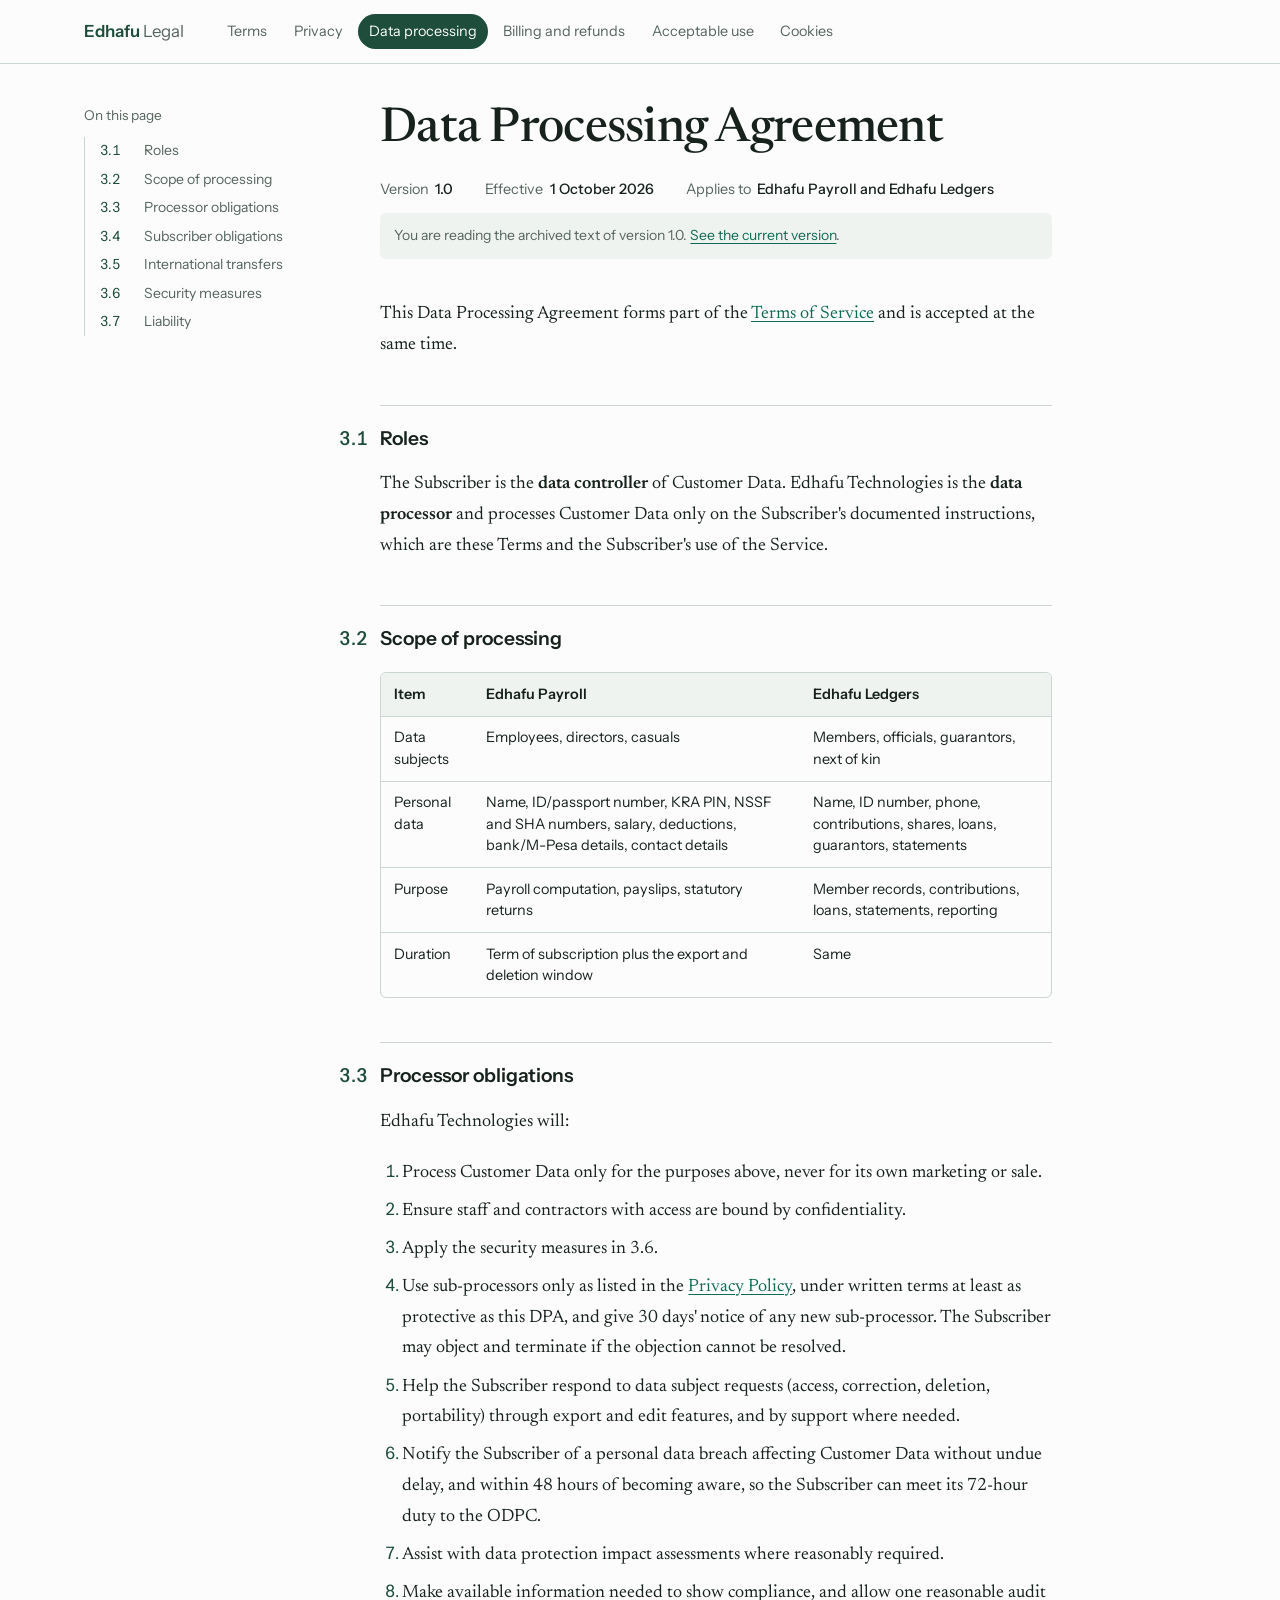
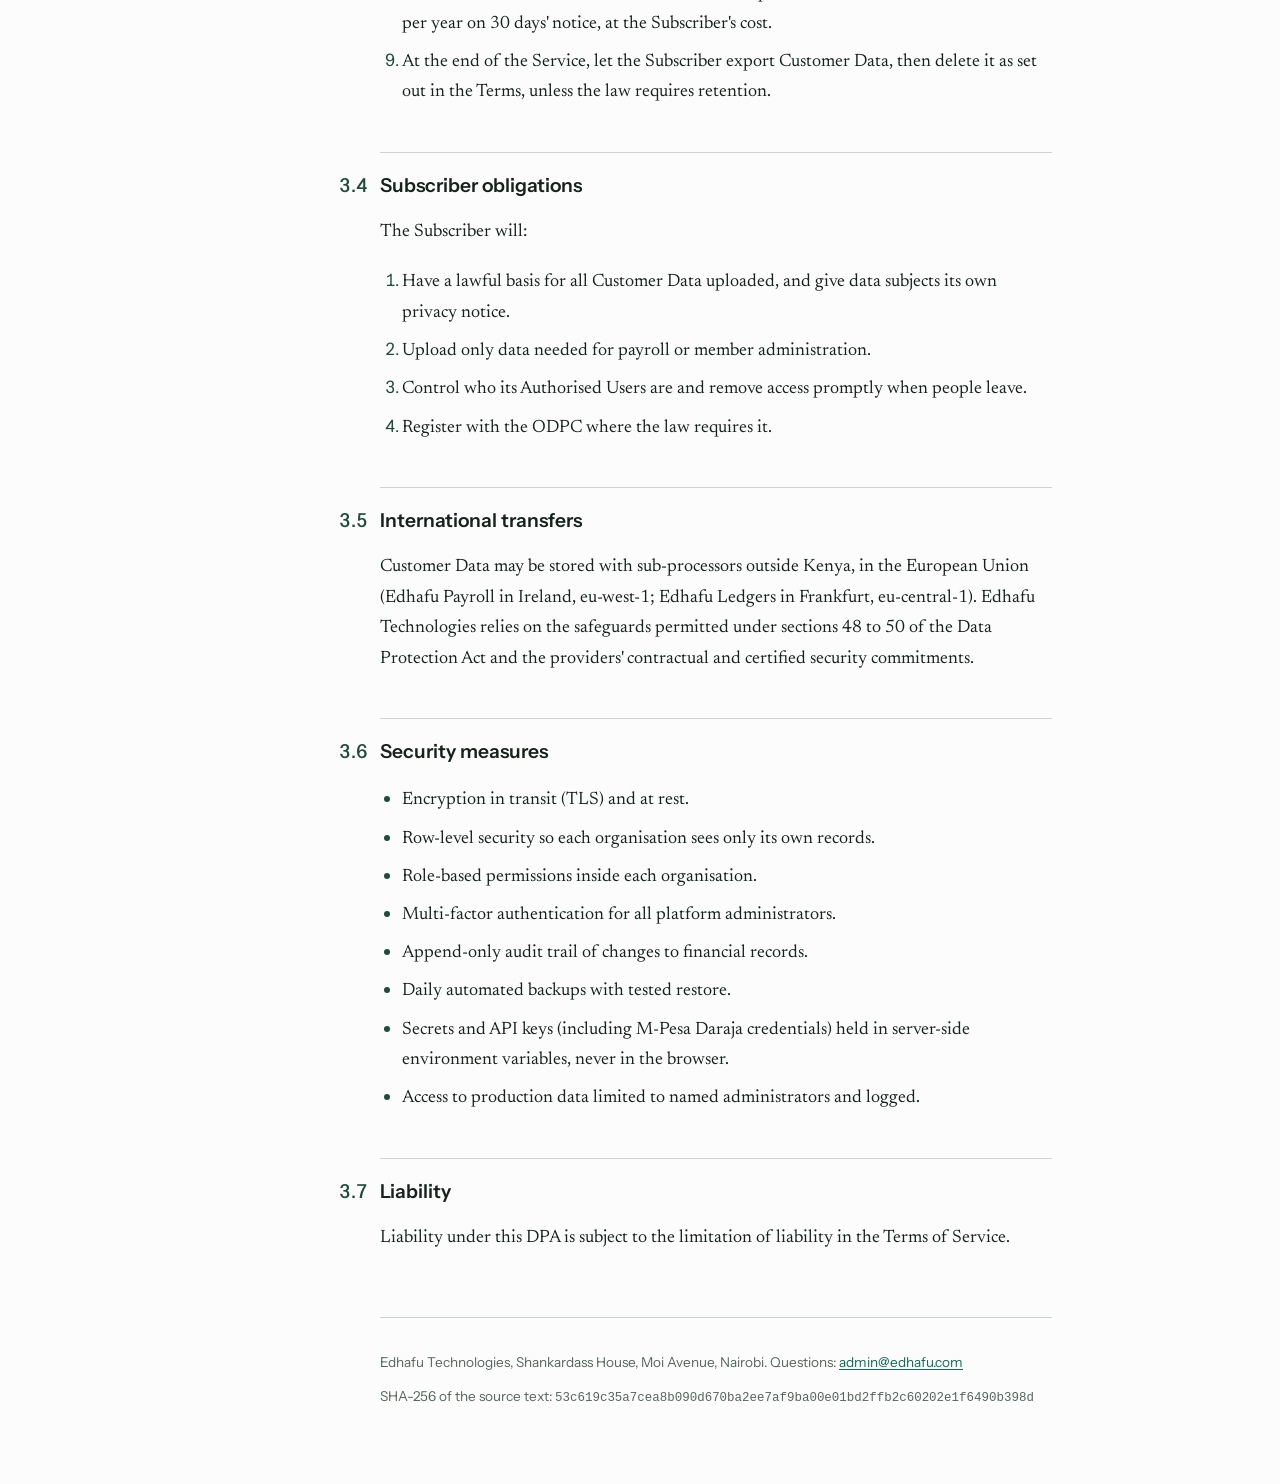
<file: legal/dpa/v1.0/index.html>
<!doctype html>
<html lang="en-KE">
<head>
<meta charset="utf-8">
<meta name="viewport" content="width=device-width, initial-scale=1, viewport-fit=cover">
<title>Data Processing Agreement | Edhafu</title>
<meta name="description" content="Edhafu Data Processing Agreement, version 1.0, effective 1 October 2026.">
<link rel="canonical" href="https://edhafu.com/legal/dpa/v1.0/">
<link rel="preconnect" href="https://fonts.googleapis.com">
<link rel="preconnect" href="https://fonts.gstatic.com" crossorigin>
<link href="https://fonts.googleapis.com/css2?family=Instrument+Sans:wght@400;500;600&family=Newsreader:opsz,wght@6..72,400;6..72,500;6..72,600&display=swap" rel="stylesheet">
<link rel="stylesheet" href="/legal/legal.css">
</head>
<body>
<header class="top">
  <div class="bar">
    <a class="brand" href="/legal/">Edhafu <span>Legal</span></a>
    <nav class="docs" aria-label="Legal documents"><a href="/legal/terms/">Terms</a><a href="/legal/privacy/">Privacy</a><a href="/legal/dpa/" aria-current="page">Data processing</a><a href="/legal/billing/">Billing and refunds</a><a href="/legal/aup/">Acceptable use</a><a href="/legal/cookies/">Cookies</a></nav>
  </div>
</header>
<div class="layout">
  <aside class="toc" aria-label="Sections"><p class="toc-h">On this page</p><ol><li><a href="#s3-1"><span>3.1</span>Roles</a></li><li><a href="#s3-2"><span>3.2</span>Scope of processing</a></li><li><a href="#s3-3"><span>3.3</span>Processor obligations</a></li><li><a href="#s3-4"><span>3.4</span>Subscriber obligations</a></li><li><a href="#s3-5"><span>3.5</span>International transfers</a></li><li><a href="#s3-6"><span>3.6</span>Security measures</a></li><li><a href="#s3-7"><span>3.7</span>Liability</a></li></ol></aside>
  <main>
    <h1>Data Processing Agreement</h1>
    <dl class="meta">
      <div><dt>Version</dt><dd>1.0</dd></div>
      <div><dt>Effective</dt><dd><time datetime="2026-10-01">1 October 2026</time></dd></div>
      <div><dt>Applies to</dt><dd>Edhafu Payroll and Edhafu Ledgers</dd></div>
    </dl>
    <p class="pin">You are reading the archived text of version 1.0. <a href="/legal/dpa/">See the current version</a>.</p>
    <article class="doc"><p>This Data Processing Agreement forms part of the <a href="/legal/terms/v1.0/">Terms of Service</a> and is accepted at the same time.</p>
<h3 id="s3-1"><span class="num">3.1</span>Roles</h3>
<p>The Subscriber is the <strong>data controller</strong> of Customer Data. Edhafu Technologies is the <strong>data processor</strong> and processes Customer Data only on the Subscriber's documented instructions, which are these Terms and the Subscriber's use of the Service.</p>
<h3 id="s3-2"><span class="num">3.2</span>Scope of processing</h3>
<div class="tablewrap"><table>
<thead>
<tr>
<th>Item</th>
<th>Edhafu Payroll</th>
<th>Edhafu Ledgers</th>
</tr>
</thead>
<tbody>
<tr>
<td>Data subjects</td>
<td>Employees, directors, casuals</td>
<td>Members, officials, guarantors, next of kin</td>
</tr>
<tr>
<td>Personal data</td>
<td>Name, ID/passport number, KRA PIN, NSSF and SHA numbers, salary, deductions, bank/M-Pesa details, contact details</td>
<td>Name, ID number, phone, contributions, shares, loans, guarantors, statements</td>
</tr>
<tr>
<td>Purpose</td>
<td>Payroll computation, payslips, statutory returns</td>
<td>Member records, contributions, loans, statements, reporting</td>
</tr>
<tr>
<td>Duration</td>
<td>Term of subscription plus the export and deletion window</td>
<td>Same</td>
</tr>
</tbody>
</table></div>
<h3 id="s3-3"><span class="num">3.3</span>Processor obligations</h3>
<p>Edhafu Technologies will:</p>
<ol>
<li>Process Customer Data only for the purposes above, never for its own marketing or sale.</li>
<li>Ensure staff and contractors with access are bound by confidentiality.</li>
<li>Apply the security measures in 3.6.</li>
<li>Use sub-processors only as listed in the <a href="/legal/privacy/v1.0/">Privacy Policy</a>, under written terms at least as protective as this DPA, and give 30 days' notice of any new sub-processor. The Subscriber may object and terminate if the objection cannot be resolved.</li>
<li>Help the Subscriber respond to data subject requests (access, correction, deletion, portability) through export and edit features, and by support where needed.</li>
<li>Notify the Subscriber of a personal data breach affecting Customer Data without undue delay, and within 48 hours of becoming aware, so the Subscriber can meet its 72-hour duty to the ODPC.</li>
<li>Assist with data protection impact assessments where reasonably required.</li>
<li>Make available information needed to show compliance, and allow one reasonable audit per year on 30 days' notice, at the Subscriber's cost.</li>
<li>At the end of the Service, let the Subscriber export Customer Data, then delete it as set out in the Terms, unless the law requires retention.</li>
</ol>
<h3 id="s3-4"><span class="num">3.4</span>Subscriber obligations</h3>
<p>The Subscriber will:</p>
<ol>
<li>Have a lawful basis for all Customer Data uploaded, and give data subjects its own privacy notice.</li>
<li>Upload only data needed for payroll or member administration.</li>
<li>Control who its Authorised Users are and remove access promptly when people leave.</li>
<li>Register with the ODPC where the law requires it.</li>
</ol>
<h3 id="s3-5"><span class="num">3.5</span>International transfers</h3>
<p>Customer Data may be stored with sub-processors outside Kenya, in the European Union (Edhafu Payroll in Ireland, eu-west-1; Edhafu Ledgers in Frankfurt, eu-central-1). Edhafu Technologies relies on the safeguards permitted under sections 48 to 50 of the Data Protection Act and the providers' contractual and certified security commitments.</p>
<h3 id="s3-6"><span class="num">3.6</span>Security measures</h3>
<ul>
<li>Encryption in transit (TLS) and at rest.</li>
<li>Row-level security so each organisation sees only its own records.</li>
<li>Role-based permissions inside each organisation.</li>
<li>Multi-factor authentication for all platform administrators.</li>
<li>Append-only audit trail of changes to financial records.</li>
<li>Daily automated backups with tested restore.</li>
<li>Secrets and API keys (including M-Pesa Daraja credentials) held in server-side environment variables, never in the browser.</li>
<li>Access to production data limited to named administrators and logged.</li>
</ul>
<h3 id="s3-7"><span class="num">3.7</span>Liability</h3>
<p>Liability under this DPA is subject to the limitation of liability in the Terms of Service.</p></article>
    <footer class="foot">
      <p>Edhafu Technologies, Shankardass House, Moi Avenue, Nairobi. Questions: <a href="mailto:admin@edhafu.com">admin@edhafu.com</a></p>
      <p class="hash">SHA-256 of the source text: <code>53c619c35a7cea8b090d670ba2ee7af9ba00e01bd2ffb2c60202e1f6490b398d</code></p>
    </footer>
  </main>
</div>
</body>
</html>
</file>
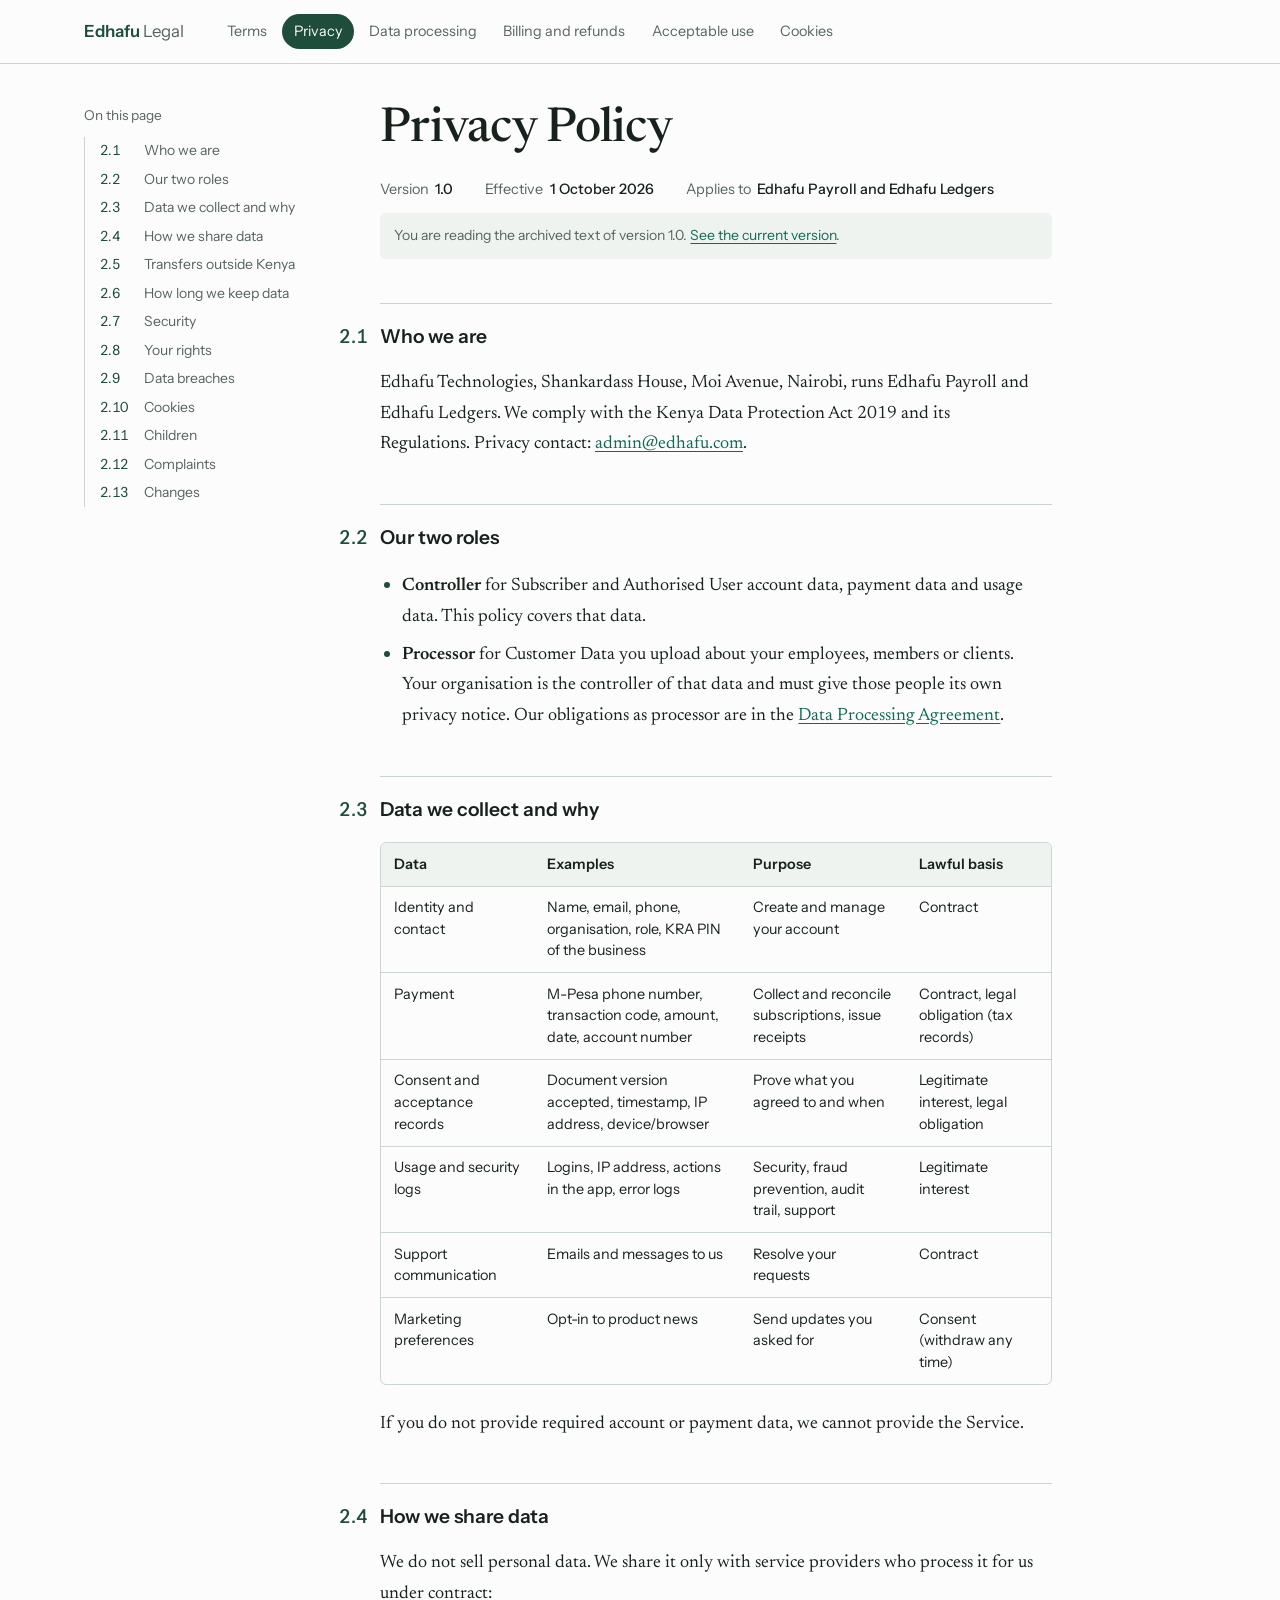
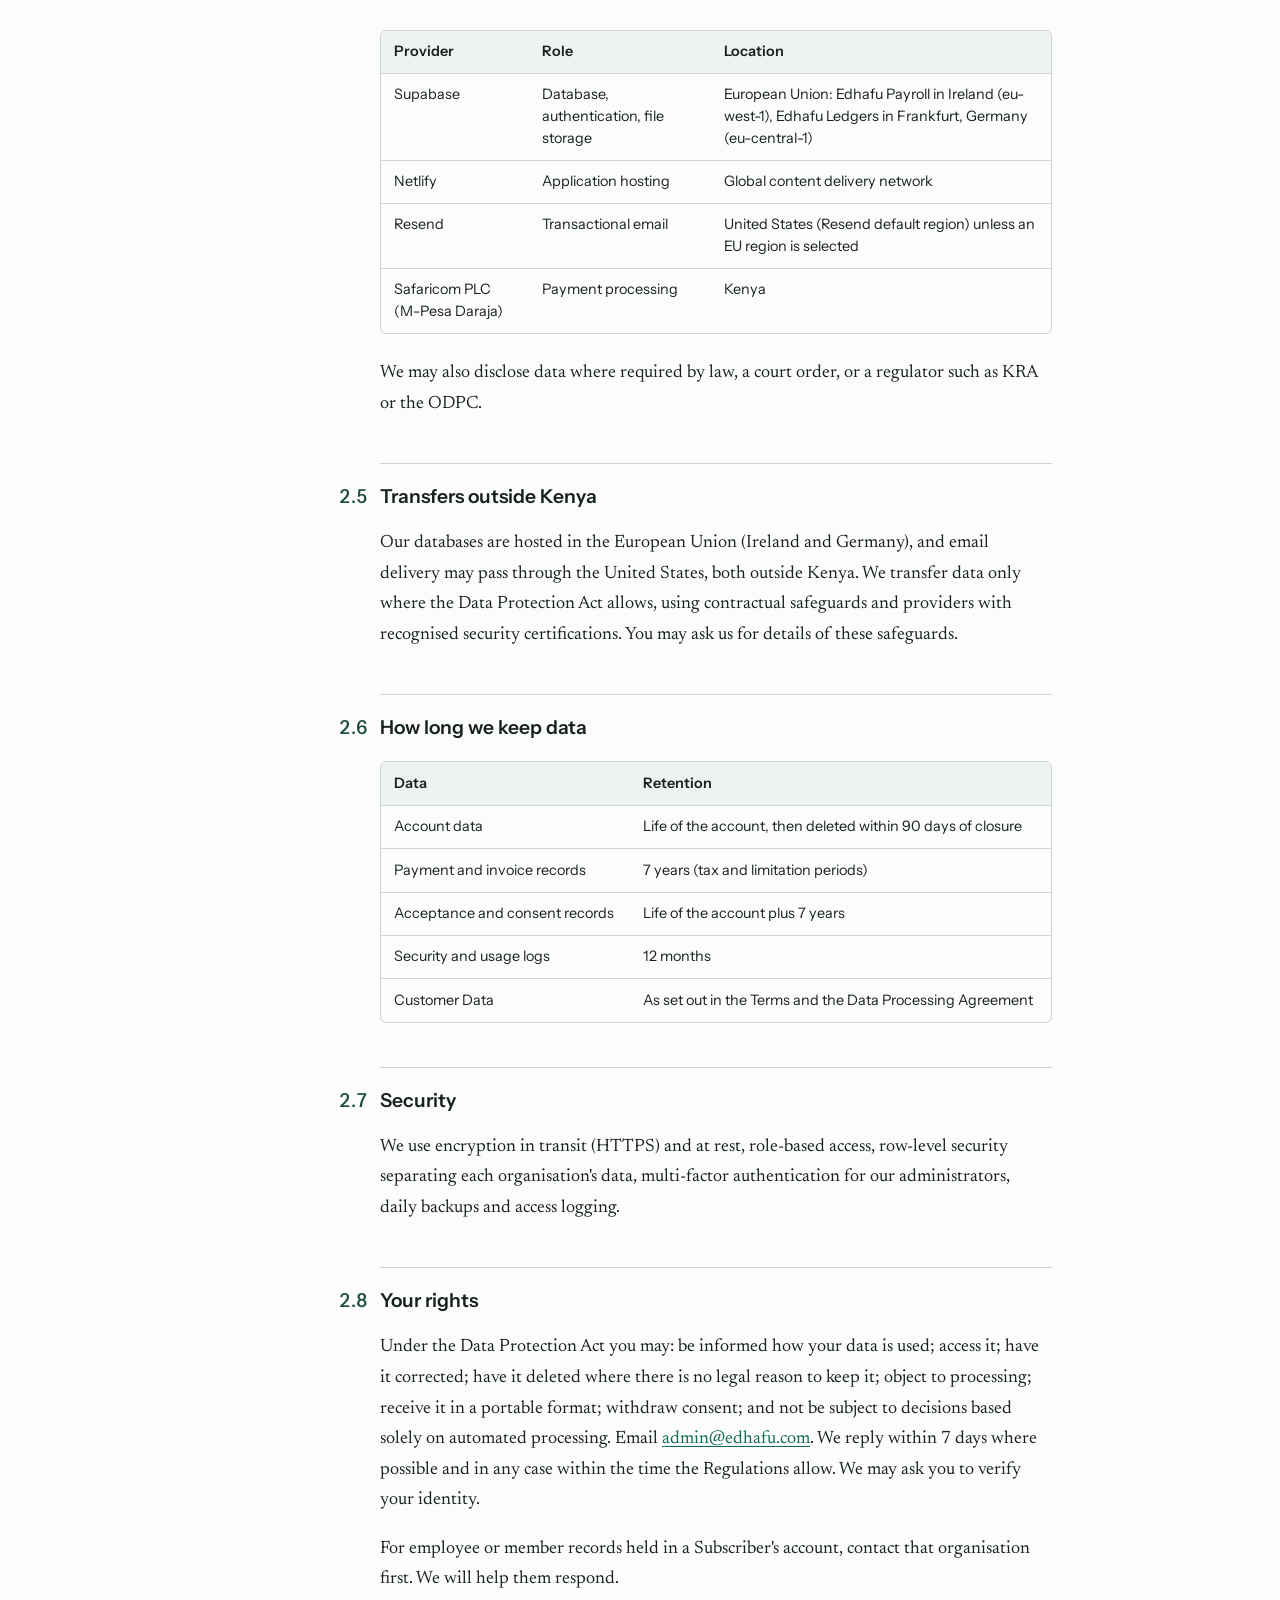
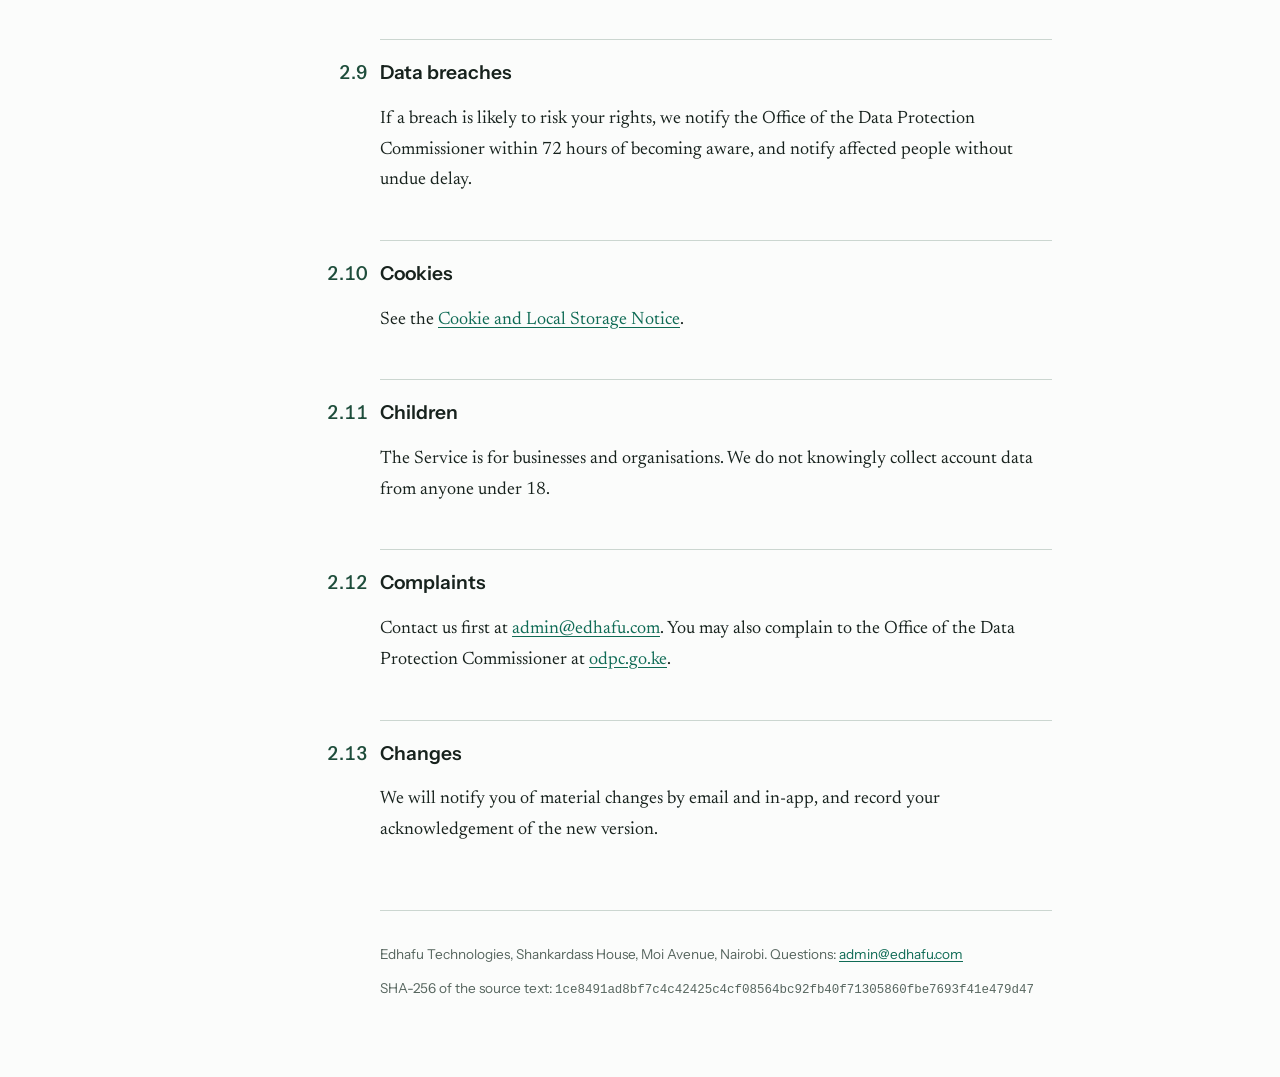
<file: legal/privacy/v1.0/index.html>
<!doctype html>
<html lang="en-KE">
<head>
<meta charset="utf-8">
<meta name="viewport" content="width=device-width, initial-scale=1, viewport-fit=cover">
<title>Privacy Policy | Edhafu</title>
<meta name="description" content="Edhafu Privacy Policy, version 1.0, effective 1 October 2026.">
<link rel="canonical" href="https://edhafu.com/legal/privacy/v1.0/">
<link rel="preconnect" href="https://fonts.googleapis.com">
<link rel="preconnect" href="https://fonts.gstatic.com" crossorigin>
<link href="https://fonts.googleapis.com/css2?family=Instrument+Sans:wght@400;500;600&family=Newsreader:opsz,wght@6..72,400;6..72,500;6..72,600&display=swap" rel="stylesheet">
<link rel="stylesheet" href="/legal/legal.css">
</head>
<body>
<header class="top">
  <div class="bar">
    <a class="brand" href="/legal/">Edhafu <span>Legal</span></a>
    <nav class="docs" aria-label="Legal documents"><a href="/legal/terms/">Terms</a><a href="/legal/privacy/" aria-current="page">Privacy</a><a href="/legal/dpa/">Data processing</a><a href="/legal/billing/">Billing and refunds</a><a href="/legal/aup/">Acceptable use</a><a href="/legal/cookies/">Cookies</a></nav>
  </div>
</header>
<div class="layout">
  <aside class="toc" aria-label="Sections"><p class="toc-h">On this page</p><ol><li><a href="#s2-1"><span>2.1</span>Who we are</a></li><li><a href="#s2-2"><span>2.2</span>Our two roles</a></li><li><a href="#s2-3"><span>2.3</span>Data we collect and why</a></li><li><a href="#s2-4"><span>2.4</span>How we share data</a></li><li><a href="#s2-5"><span>2.5</span>Transfers outside Kenya</a></li><li><a href="#s2-6"><span>2.6</span>How long we keep data</a></li><li><a href="#s2-7"><span>2.7</span>Security</a></li><li><a href="#s2-8"><span>2.8</span>Your rights</a></li><li><a href="#s2-9"><span>2.9</span>Data breaches</a></li><li><a href="#s2-10"><span>2.10</span>Cookies</a></li><li><a href="#s2-11"><span>2.11</span>Children</a></li><li><a href="#s2-12"><span>2.12</span>Complaints</a></li><li><a href="#s2-13"><span>2.13</span>Changes</a></li></ol></aside>
  <main>
    <h1>Privacy Policy</h1>
    <dl class="meta">
      <div><dt>Version</dt><dd>1.0</dd></div>
      <div><dt>Effective</dt><dd><time datetime="2026-10-01">1 October 2026</time></dd></div>
      <div><dt>Applies to</dt><dd>Edhafu Payroll and Edhafu Ledgers</dd></div>
    </dl>
    <p class="pin">You are reading the archived text of version 1.0. <a href="/legal/privacy/">See the current version</a>.</p>
    <article class="doc"><h3 id="s2-1"><span class="num">2.1</span>Who we are</h3>
<p>Edhafu Technologies, Shankardass House, Moi Avenue, Nairobi, runs Edhafu Payroll and Edhafu Ledgers. We comply with the Kenya Data Protection Act 2019 and its Regulations. Privacy contact: <a href="mailto:admin@edhafu.com">admin@edhafu.com</a>.</p>
<h3 id="s2-2"><span class="num">2.2</span>Our two roles</h3>
<ul>
<li><strong>Controller</strong> for Subscriber and Authorised User account data, payment data and usage data. This policy covers that data.</li>
<li><strong>Processor</strong> for Customer Data you upload about your employees, members or clients. Your organisation is the controller of that data and must give those people its own privacy notice. Our obligations as processor are in the <a href="/legal/dpa/v1.0/">Data Processing Agreement</a>.</li>
</ul>
<h3 id="s2-3"><span class="num">2.3</span>Data we collect and why</h3>
<div class="tablewrap"><table>
<thead>
<tr>
<th>Data</th>
<th>Examples</th>
<th>Purpose</th>
<th>Lawful basis</th>
</tr>
</thead>
<tbody>
<tr>
<td>Identity and contact</td>
<td>Name, email, phone, organisation, role, KRA PIN of the business</td>
<td>Create and manage your account</td>
<td>Contract</td>
</tr>
<tr>
<td>Payment</td>
<td>M-Pesa phone number, transaction code, amount, date, account number</td>
<td>Collect and reconcile subscriptions, issue receipts</td>
<td>Contract, legal obligation (tax records)</td>
</tr>
<tr>
<td>Consent and acceptance records</td>
<td>Document version accepted, timestamp, IP address, device/browser</td>
<td>Prove what you agreed to and when</td>
<td>Legitimate interest, legal obligation</td>
</tr>
<tr>
<td>Usage and security logs</td>
<td>Logins, IP address, actions in the app, error logs</td>
<td>Security, fraud prevention, audit trail, support</td>
<td>Legitimate interest</td>
</tr>
<tr>
<td>Support communication</td>
<td>Emails and messages to us</td>
<td>Resolve your requests</td>
<td>Contract</td>
</tr>
<tr>
<td>Marketing preferences</td>
<td>Opt-in to product news</td>
<td>Send updates you asked for</td>
<td>Consent (withdraw any time)</td>
</tr>
</tbody>
</table></div>
<p>If you do not provide required account or payment data, we cannot provide the Service.</p>
<h3 id="s2-4"><span class="num">2.4</span>How we share data</h3>
<p>We do not sell personal data. We share it only with service providers who process it for us under contract:</p>
<div class="tablewrap"><table>
<thead>
<tr>
<th>Provider</th>
<th>Role</th>
<th>Location</th>
</tr>
</thead>
<tbody>
<tr>
<td>Supabase</td>
<td>Database, authentication, file storage</td>
<td>European Union: Edhafu Payroll in Ireland (eu-west-1), Edhafu Ledgers in Frankfurt, Germany (eu-central-1)</td>
</tr>
<tr>
<td>Netlify</td>
<td>Application hosting</td>
<td>Global content delivery network</td>
</tr>
<tr>
<td>Resend</td>
<td>Transactional email</td>
<td>United States (Resend default region) unless an EU region is selected</td>
</tr>
<tr>
<td>Safaricom PLC (M-Pesa Daraja)</td>
<td>Payment processing</td>
<td>Kenya</td>
</tr>
</tbody>
</table></div>
<p>We may also disclose data where required by law, a court order, or a regulator such as KRA or the ODPC.</p>
<h3 id="s2-5"><span class="num">2.5</span>Transfers outside Kenya</h3>
<p>Our databases are hosted in the European Union (Ireland and Germany), and email delivery may pass through the United States, both outside Kenya. We transfer data only where the Data Protection Act allows, using contractual safeguards and providers with recognised security certifications. You may ask us for details of these safeguards.</p>
<h3 id="s2-6"><span class="num">2.6</span>How long we keep data</h3>
<div class="tablewrap"><table>
<thead>
<tr>
<th>Data</th>
<th>Retention</th>
</tr>
</thead>
<tbody>
<tr>
<td>Account data</td>
<td>Life of the account, then deleted within 90 days of closure</td>
</tr>
<tr>
<td>Payment and invoice records</td>
<td>7 years (tax and limitation periods)</td>
</tr>
<tr>
<td>Acceptance and consent records</td>
<td>Life of the account plus 7 years</td>
</tr>
<tr>
<td>Security and usage logs</td>
<td>12 months</td>
</tr>
<tr>
<td>Customer Data</td>
<td>As set out in the Terms and the Data Processing Agreement</td>
</tr>
</tbody>
</table></div>
<h3 id="s2-7"><span class="num">2.7</span>Security</h3>
<p>We use encryption in transit (HTTPS) and at rest, role-based access, row-level security separating each organisation's data, multi-factor authentication for our administrators, daily backups and access logging.</p>
<h3 id="s2-8"><span class="num">2.8</span>Your rights</h3>
<p>Under the Data Protection Act you may: be informed how your data is used; access it; have it corrected; have it deleted where there is no legal reason to keep it; object to processing; receive it in a portable format; withdraw consent; and not be subject to decisions based solely on automated processing. Email <a href="mailto:admin@edhafu.com">admin@edhafu.com</a>. We reply within 7 days where possible and in any case within the time the Regulations allow. We may ask you to verify your identity.</p>
<p>For employee or member records held in a Subscriber's account, contact that organisation first. We will help them respond.</p>
<h3 id="s2-9"><span class="num">2.9</span>Data breaches</h3>
<p>If a breach is likely to risk your rights, we notify the Office of the Data Protection Commissioner within 72 hours of becoming aware, and notify affected people without undue delay.</p>
<h3 id="s2-10"><span class="num">2.10</span>Cookies</h3>
<p>See the <a href="/legal/cookies/v1.0/">Cookie and Local Storage Notice</a>.</p>
<h3 id="s2-11"><span class="num">2.11</span>Children</h3>
<p>The Service is for businesses and organisations. We do not knowingly collect account data from anyone under 18.</p>
<h3 id="s2-12"><span class="num">2.12</span>Complaints</h3>
<p>Contact us first at <a href="mailto:admin@edhafu.com">admin@edhafu.com</a>. You may also complain to the Office of the Data Protection Commissioner at <a href="https://www.odpc.go.ke" rel="noopener">odpc.go.ke</a>.</p>
<h3 id="s2-13"><span class="num">2.13</span>Changes</h3>
<p>We will notify you of material changes by email and in-app, and record your acknowledgement of the new version.</p></article>
    <footer class="foot">
      <p>Edhafu Technologies, Shankardass House, Moi Avenue, Nairobi. Questions: <a href="mailto:admin@edhafu.com">admin@edhafu.com</a></p>
      <p class="hash">SHA-256 of the source text: <code>1ce8491ad8bf7c4c42425c4cf08564bc92fb40f71305860fbe7693f41e479d47</code></p>
    </footer>
  </main>
</div>
</body>
</html>
</file>
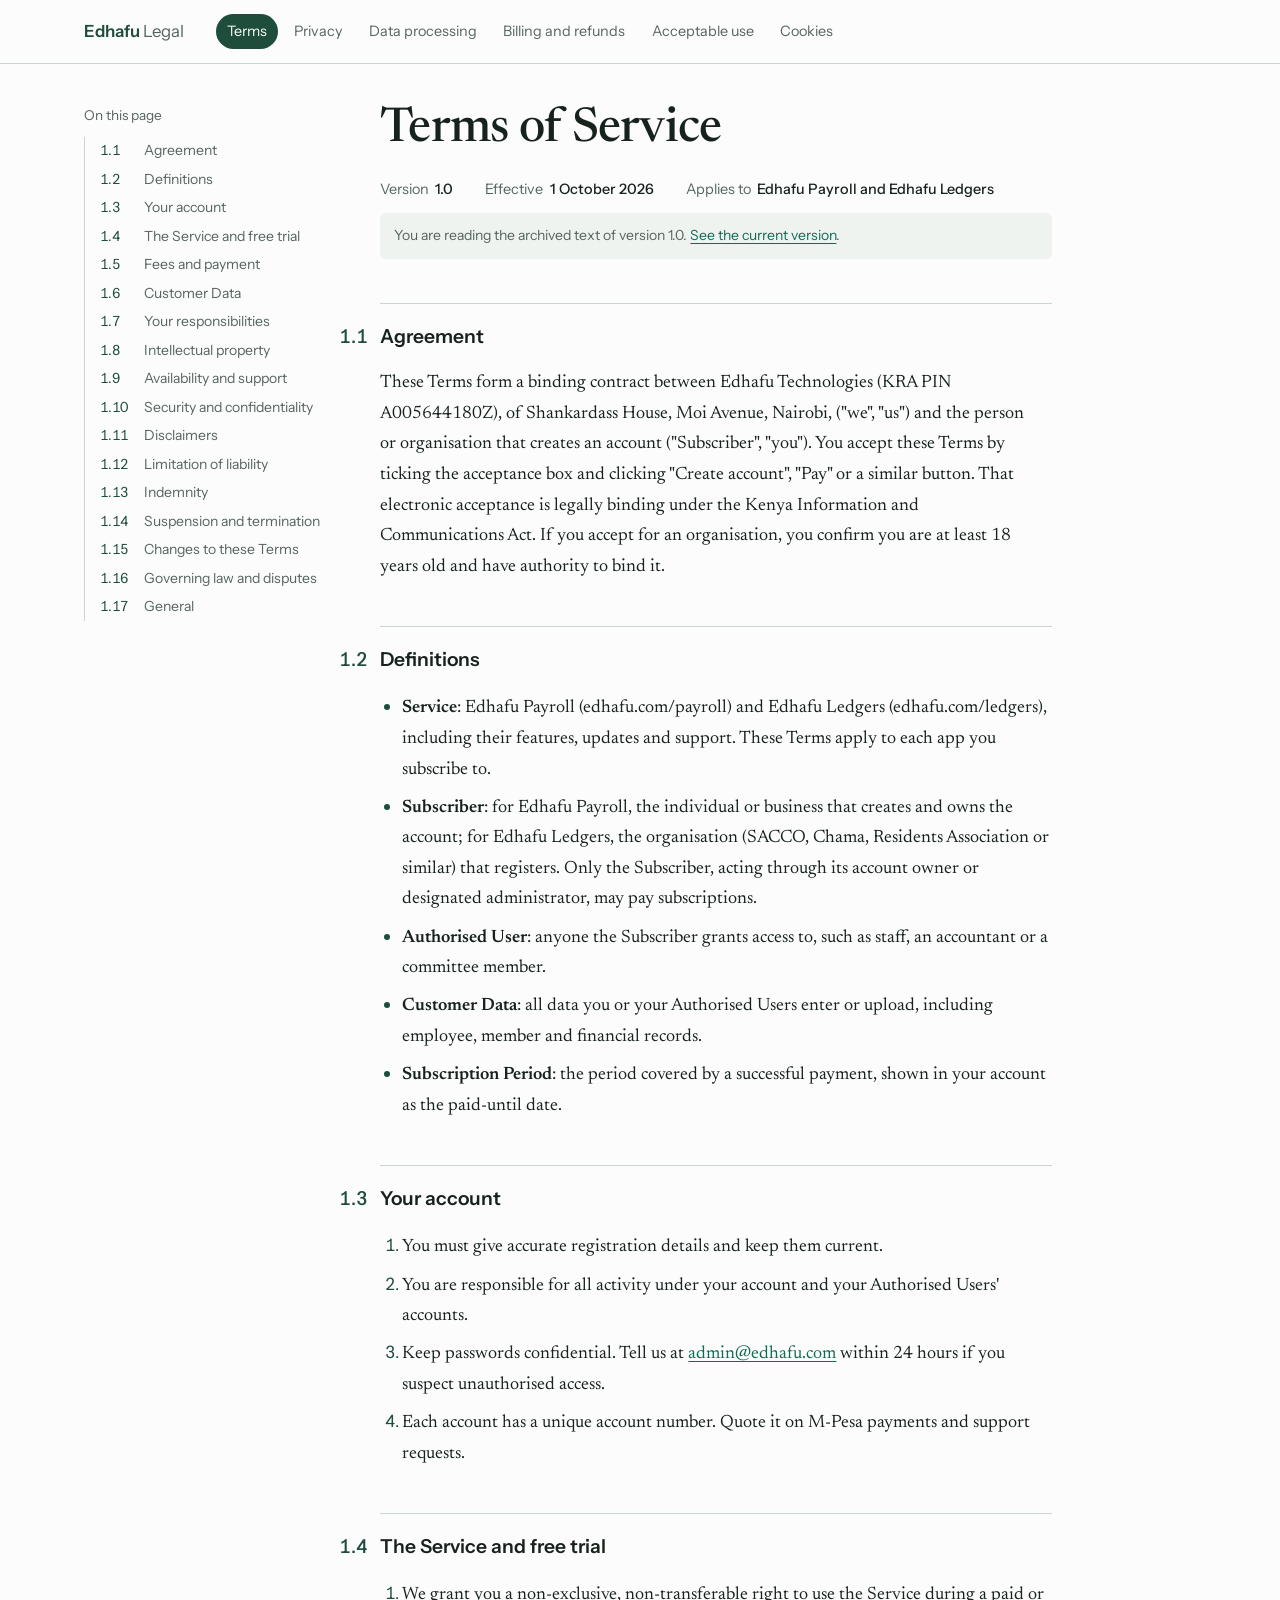
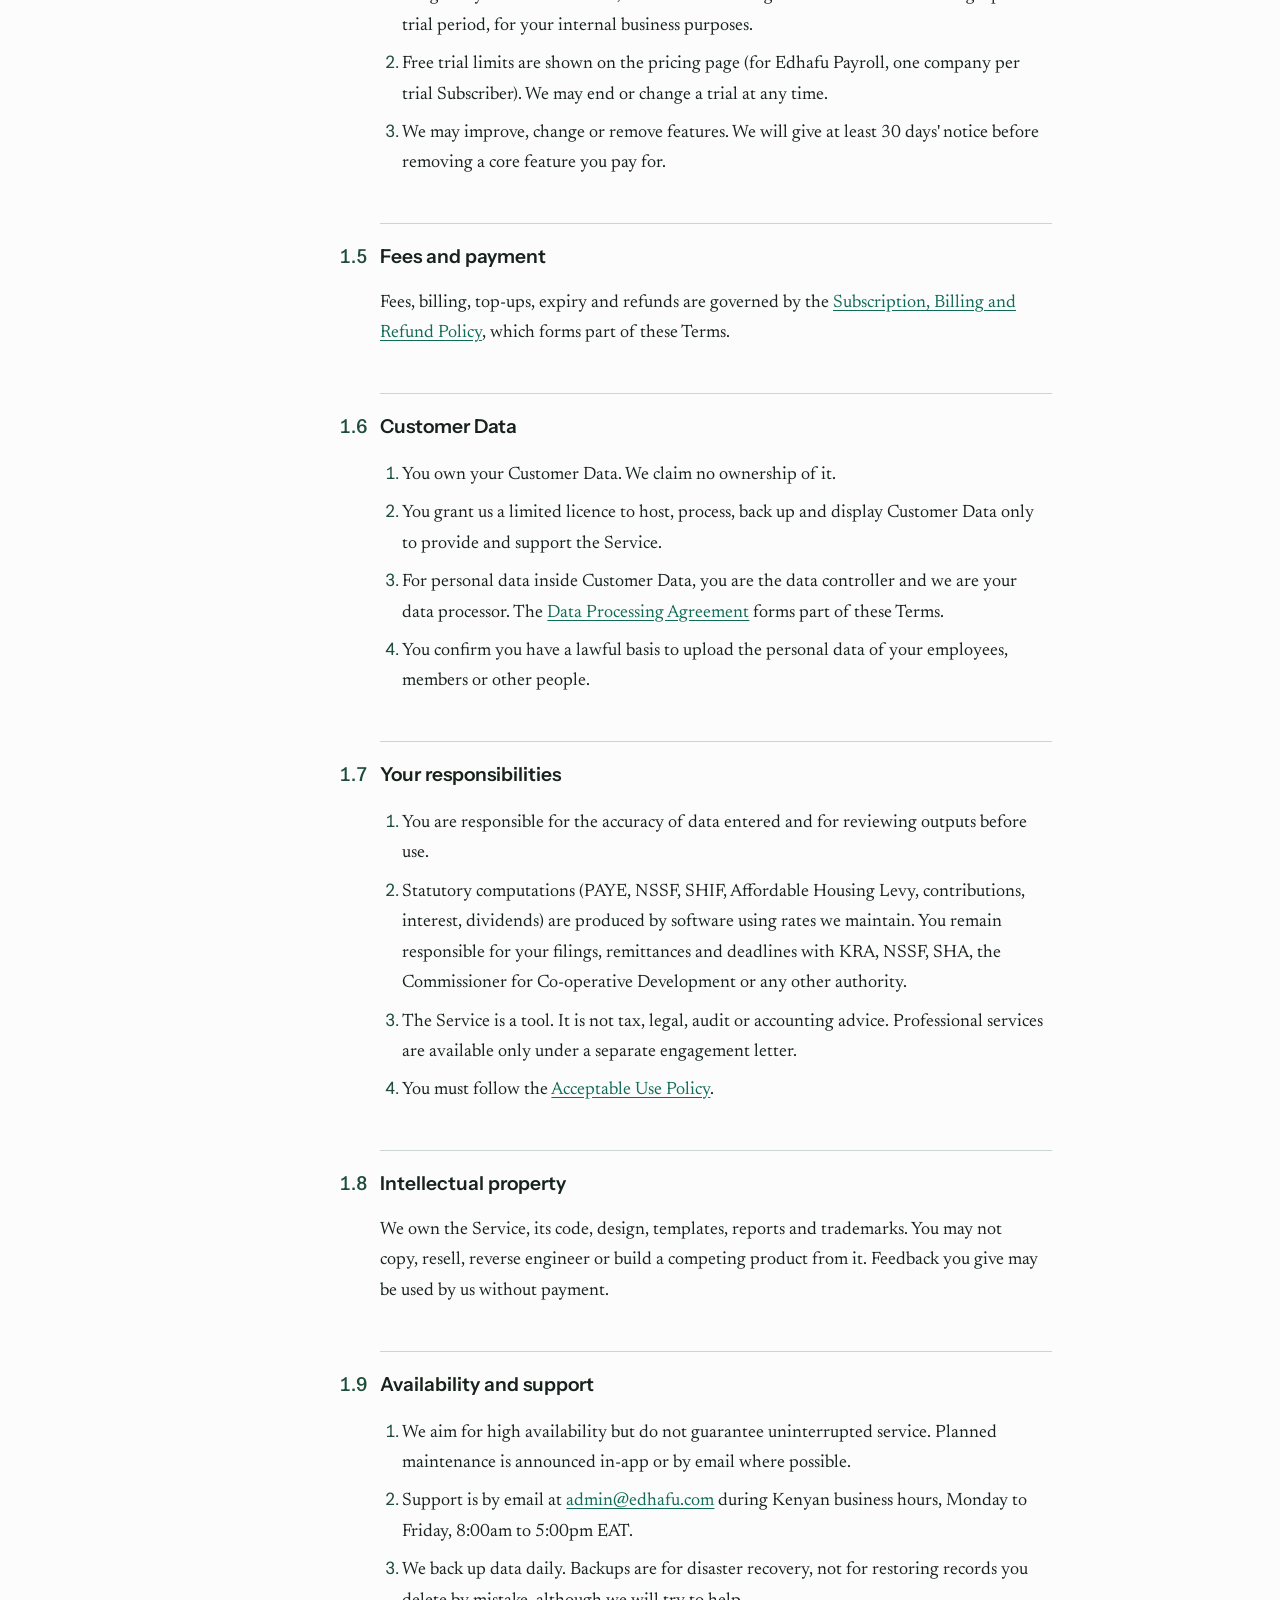
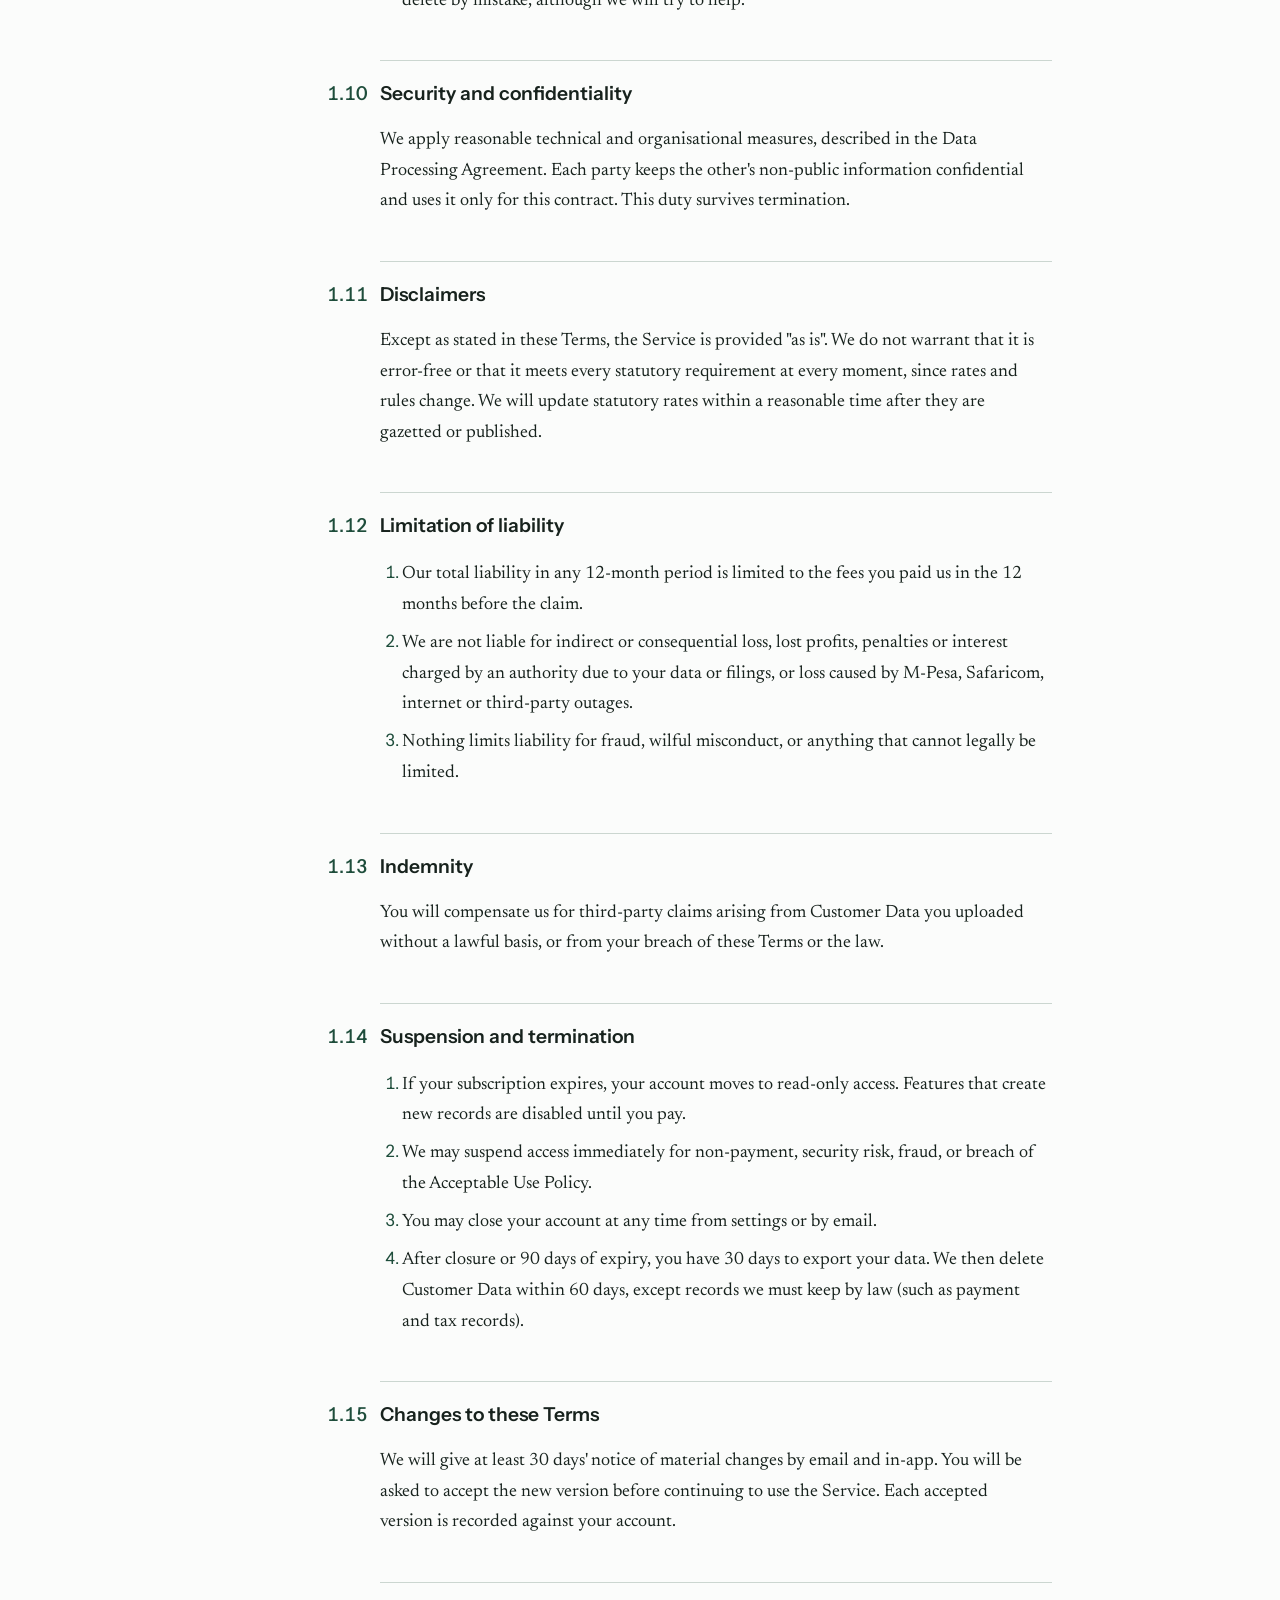
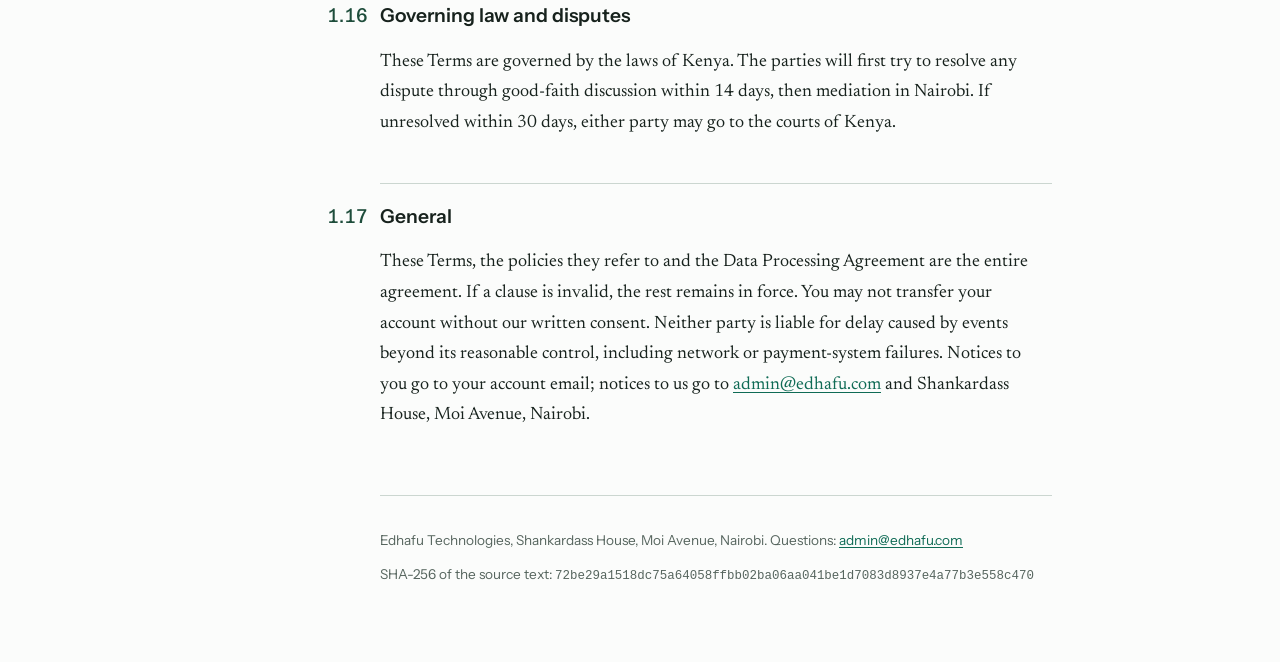
<file: legal/terms/v1.0/index.html>
<!doctype html>
<html lang="en-KE">
<head>
<meta charset="utf-8">
<meta name="viewport" content="width=device-width, initial-scale=1, viewport-fit=cover">
<title>Terms of Service | Edhafu</title>
<meta name="description" content="Edhafu Terms of Service, version 1.0, effective 1 October 2026.">
<link rel="canonical" href="https://edhafu.com/legal/terms/v1.0/">
<link rel="preconnect" href="https://fonts.googleapis.com">
<link rel="preconnect" href="https://fonts.gstatic.com" crossorigin>
<link href="https://fonts.googleapis.com/css2?family=Instrument+Sans:wght@400;500;600&family=Newsreader:opsz,wght@6..72,400;6..72,500;6..72,600&display=swap" rel="stylesheet">
<link rel="stylesheet" href="/legal/legal.css">
</head>
<body>
<header class="top">
  <div class="bar">
    <a class="brand" href="/legal/">Edhafu <span>Legal</span></a>
    <nav class="docs" aria-label="Legal documents"><a href="/legal/terms/" aria-current="page">Terms</a><a href="/legal/privacy/">Privacy</a><a href="/legal/dpa/">Data processing</a><a href="/legal/billing/">Billing and refunds</a><a href="/legal/aup/">Acceptable use</a><a href="/legal/cookies/">Cookies</a></nav>
  </div>
</header>
<div class="layout">
  <aside class="toc" aria-label="Sections"><p class="toc-h">On this page</p><ol><li><a href="#s1-1"><span>1.1</span>Agreement</a></li><li><a href="#s1-2"><span>1.2</span>Definitions</a></li><li><a href="#s1-3"><span>1.3</span>Your account</a></li><li><a href="#s1-4"><span>1.4</span>The Service and free trial</a></li><li><a href="#s1-5"><span>1.5</span>Fees and payment</a></li><li><a href="#s1-6"><span>1.6</span>Customer Data</a></li><li><a href="#s1-7"><span>1.7</span>Your responsibilities</a></li><li><a href="#s1-8"><span>1.8</span>Intellectual property</a></li><li><a href="#s1-9"><span>1.9</span>Availability and support</a></li><li><a href="#s1-10"><span>1.10</span>Security and confidentiality</a></li><li><a href="#s1-11"><span>1.11</span>Disclaimers</a></li><li><a href="#s1-12"><span>1.12</span>Limitation of liability</a></li><li><a href="#s1-13"><span>1.13</span>Indemnity</a></li><li><a href="#s1-14"><span>1.14</span>Suspension and termination</a></li><li><a href="#s1-15"><span>1.15</span>Changes to these Terms</a></li><li><a href="#s1-16"><span>1.16</span>Governing law and disputes</a></li><li><a href="#s1-17"><span>1.17</span>General</a></li></ol></aside>
  <main>
    <h1>Terms of Service</h1>
    <dl class="meta">
      <div><dt>Version</dt><dd>1.0</dd></div>
      <div><dt>Effective</dt><dd><time datetime="2026-10-01">1 October 2026</time></dd></div>
      <div><dt>Applies to</dt><dd>Edhafu Payroll and Edhafu Ledgers</dd></div>
    </dl>
    <p class="pin">You are reading the archived text of version 1.0. <a href="/legal/terms/">See the current version</a>.</p>
    <article class="doc"><h3 id="s1-1"><span class="num">1.1</span>Agreement</h3>
<p>These Terms form a binding contract between Edhafu Technologies (KRA PIN A005644180Z), of Shankardass House, Moi Avenue, Nairobi, ("we", "us") and the person or organisation that creates an account ("Subscriber", "you"). You accept these Terms by ticking the acceptance box and clicking "Create account", "Pay" or a similar button. That electronic acceptance is legally binding under the Kenya Information and Communications Act. If you accept for an organisation, you confirm you are at least 18 years old and have authority to bind it.</p>
<h3 id="s1-2"><span class="num">1.2</span>Definitions</h3>
<ul>
<li><strong>Service</strong>: Edhafu Payroll (edhafu.com/payroll) and Edhafu Ledgers (edhafu.com/ledgers), including their features, updates and support. These Terms apply to each app you subscribe to.</li>
<li><strong>Subscriber</strong>: for Edhafu Payroll, the individual or business that creates and owns the account; for Edhafu Ledgers, the organisation (SACCO, Chama, Residents Association or similar) that registers. Only the Subscriber, acting through its account owner or designated administrator, may pay subscriptions.</li>
<li><strong>Authorised User</strong>: anyone the Subscriber grants access to, such as staff, an accountant or a committee member.</li>
<li><strong>Customer Data</strong>: all data you or your Authorised Users enter or upload, including employee, member and financial records.</li>
<li><strong>Subscription Period</strong>: the period covered by a successful payment, shown in your account as the paid-until date.</li>
</ul>
<h3 id="s1-3"><span class="num">1.3</span>Your account</h3>
<ol>
<li>You must give accurate registration details and keep them current.</li>
<li>You are responsible for all activity under your account and your Authorised Users' accounts.</li>
<li>Keep passwords confidential. Tell us at <a href="mailto:admin@edhafu.com">admin@edhafu.com</a> within 24 hours if you suspect unauthorised access.</li>
<li>Each account has a unique account number. Quote it on M-Pesa payments and support requests.</li>
</ol>
<h3 id="s1-4"><span class="num">1.4</span>The Service and free trial</h3>
<ol>
<li>We grant you a non-exclusive, non-transferable right to use the Service during a paid or trial period, for your internal business purposes.</li>
<li>Free trial limits are shown on the pricing page (for Edhafu Payroll, one company per trial Subscriber). We may end or change a trial at any time.</li>
<li>We may improve, change or remove features. We will give at least 30 days' notice before removing a core feature you pay for.</li>
</ol>
<h3 id="s1-5"><span class="num">1.5</span>Fees and payment</h3>
<p>Fees, billing, top-ups, expiry and refunds are governed by the <a href="/legal/billing/v1.0/">Subscription, Billing and Refund Policy</a>, which forms part of these Terms.</p>
<h3 id="s1-6"><span class="num">1.6</span>Customer Data</h3>
<ol>
<li>You own your Customer Data. We claim no ownership of it.</li>
<li>You grant us a limited licence to host, process, back up and display Customer Data only to provide and support the Service.</li>
<li>For personal data inside Customer Data, you are the data controller and we are your data processor. The <a href="/legal/dpa/v1.0/">Data Processing Agreement</a> forms part of these Terms.</li>
<li>You confirm you have a lawful basis to upload the personal data of your employees, members or other people.</li>
</ol>
<h3 id="s1-7"><span class="num">1.7</span>Your responsibilities</h3>
<ol>
<li>You are responsible for the accuracy of data entered and for reviewing outputs before use.</li>
<li>Statutory computations (PAYE, NSSF, SHIF, Affordable Housing Levy, contributions, interest, dividends) are produced by software using rates we maintain. You remain responsible for your filings, remittances and deadlines with KRA, NSSF, SHA, the Commissioner for Co-operative Development or any other authority.</li>
<li>The Service is a tool. It is not tax, legal, audit or accounting advice. Professional services are available only under a separate engagement letter.</li>
<li>You must follow the <a href="/legal/aup/v1.0/">Acceptable Use Policy</a>.</li>
</ol>
<h3 id="s1-8"><span class="num">1.8</span>Intellectual property</h3>
<p>We own the Service, its code, design, templates, reports and trademarks. You may not copy, resell, reverse engineer or build a competing product from it. Feedback you give may be used by us without payment.</p>
<h3 id="s1-9"><span class="num">1.9</span>Availability and support</h3>
<ol>
<li>We aim for high availability but do not guarantee uninterrupted service. Planned maintenance is announced in-app or by email where possible.</li>
<li>Support is by email at <a href="mailto:admin@edhafu.com">admin@edhafu.com</a> during Kenyan business hours, Monday to Friday, 8:00am to 5:00pm EAT.</li>
<li>We back up data daily. Backups are for disaster recovery, not for restoring records you delete by mistake, although we will try to help.</li>
</ol>
<h3 id="s1-10"><span class="num">1.10</span>Security and confidentiality</h3>
<p>We apply reasonable technical and organisational measures, described in the Data Processing Agreement. Each party keeps the other's non-public information confidential and uses it only for this contract. This duty survives termination.</p>
<h3 id="s1-11"><span class="num">1.11</span>Disclaimers</h3>
<p>Except as stated in these Terms, the Service is provided "as is". We do not warrant that it is error-free or that it meets every statutory requirement at every moment, since rates and rules change. We will update statutory rates within a reasonable time after they are gazetted or published.</p>
<h3 id="s1-12"><span class="num">1.12</span>Limitation of liability</h3>
<ol>
<li>Our total liability in any 12-month period is limited to the fees you paid us in the 12 months before the claim.</li>
<li>We are not liable for indirect or consequential loss, lost profits, penalties or interest charged by an authority due to your data or filings, or loss caused by M-Pesa, Safaricom, internet or third-party outages.</li>
<li>Nothing limits liability for fraud, wilful misconduct, or anything that cannot legally be limited.</li>
</ol>
<h3 id="s1-13"><span class="num">1.13</span>Indemnity</h3>
<p>You will compensate us for third-party claims arising from Customer Data you uploaded without a lawful basis, or from your breach of these Terms or the law.</p>
<h3 id="s1-14"><span class="num">1.14</span>Suspension and termination</h3>
<ol>
<li>If your subscription expires, your account moves to read-only access. Features that create new records are disabled until you pay.</li>
<li>We may suspend access immediately for non-payment, security risk, fraud, or breach of the Acceptable Use Policy.</li>
<li>You may close your account at any time from settings or by email.</li>
<li>After closure or 90 days of expiry, you have 30 days to export your data. We then delete Customer Data within 60 days, except records we must keep by law (such as payment and tax records).</li>
</ol>
<h3 id="s1-15"><span class="num">1.15</span>Changes to these Terms</h3>
<p>We will give at least 30 days' notice of material changes by email and in-app. You will be asked to accept the new version before continuing to use the Service. Each accepted version is recorded against your account.</p>
<h3 id="s1-16"><span class="num">1.16</span>Governing law and disputes</h3>
<p>These Terms are governed by the laws of Kenya. The parties will first try to resolve any dispute through good-faith discussion within 14 days, then mediation in Nairobi. If unresolved within 30 days, either party may go to the courts of Kenya.</p>
<h3 id="s1-17"><span class="num">1.17</span>General</h3>
<p>These Terms, the policies they refer to and the Data Processing Agreement are the entire agreement. If a clause is invalid, the rest remains in force. You may not transfer your account without our written consent. Neither party is liable for delay caused by events beyond its reasonable control, including network or payment-system failures. Notices to you go to your account email; notices to us go to <a href="mailto:admin@edhafu.com">admin@edhafu.com</a> and Shankardass House, Moi Avenue, Nairobi.</p></article>
    <footer class="foot">
      <p>Edhafu Technologies, Shankardass House, Moi Avenue, Nairobi. Questions: <a href="mailto:admin@edhafu.com">admin@edhafu.com</a></p>
      <p class="hash">SHA-256 of the source text: <code>72be29a1518dc75a64058ffbb02ba06aa041be1d7083d8937e4a77b3e558c470</code></p>
    </footer>
  </main>
</div>
</body>
</html>
</file>
<file: legal/legal.css>
:root {
  --ink: #17221d;
  --muted: #56655e;
  --page: #fbfcfb;
  --panel: #eef3f0;
  --rule: #cbd6d0;
  --green: #1e4d3b;
  --link: #0f6b55;
  --serif: "Newsreader", Georgia, "Times New Roman", serif;
  --sans: "Instrument Sans", system-ui, -apple-system, "Segoe UI", Roboto, sans-serif;
  box-sizing: border-box;
  padding-top: env(safe-area-inset-top, 0px);
  padding-bottom: env(safe-area-inset-bottom, 0px);
}
@media (prefers-color-scheme: dark) {
  :root {
    --ink: #e4ebe7; --muted: #9fb0a8; --page: #121916; --panel: #1b2520;
    --rule: #2e3c35; --green: #7fc4a4; --link: #8fd6b6;
  }
}
*, *::before, *::after { box-sizing: inherit; }
html { scroll-padding-top: calc(env(safe-area-inset-top, 0px) + 5rem); }
body {
  margin: 0; background: var(--page); color: var(--ink);
  font: 400 1.125rem/1.7 var(--serif);
  -webkit-text-size-adjust: 100%;
}
a { color: var(--link); text-underline-offset: 0.18em; }
a:focus-visible { outline: 2px solid var(--link); outline-offset: 2px; border-radius: 2px; }

/* Header */
.top {
  position: sticky; top: env(safe-area-inset-top, 0px); z-index: 5;
  background: var(--page); border-bottom: 1px solid var(--rule);
}
.bar {
  max-width: 72rem; margin: 0 auto; padding: 0.85rem 1.25rem;
  display: flex; align-items: center; gap: 2rem; font-family: var(--sans);
}
.brand { font-weight: 600; font-size: 1.05rem; color: var(--green); text-decoration: none; white-space: nowrap; }
.brand span { font-weight: 400; color: var(--muted); }
.docs { display: flex; gap: 0.25rem; overflow-x: auto; scrollbar-width: none; }
.docs::-webkit-scrollbar { display: none; }
.docs a {
  font-size: 0.9rem; color: var(--muted); text-decoration: none; white-space: nowrap;
  padding: 0.35rem 0.7rem; border-radius: 999px;
}
.docs a:hover { color: var(--ink); background: var(--panel); }
.docs a[aria-current="page"] { color: var(--page); background: var(--green); }

/* Layout */
.layout {
  max-width: 72rem; margin: 0 auto; padding: 2.5rem 1.25rem 4rem;
  display: grid; grid-template-columns: 15rem minmax(0, 1fr); gap: 3.5rem;
}
.toc { position: sticky; top: 5.5rem; align-self: start; max-height: calc(100vh - 7rem); overflow-y: auto; font-family: var(--sans); }
.toc-h { font-size: 0.85rem; color: var(--muted); margin: 0 0 0.6rem; }
.toc ol { list-style: none; margin: 0; padding: 0; border-left: 1px solid var(--rule); }
.toc a {
  display: flex; gap: 0.6rem; padding: 0.3rem 0 0.3rem 0.9rem; margin-left: -1px;
  font-size: 0.875rem; line-height: 1.35; color: var(--muted); text-decoration: none;
  border-left: 2px solid transparent;
}
.toc a span { min-width: 2.1rem; color: var(--green); font-variant-numeric: tabular-nums; }
.toc a:hover { color: var(--ink); border-left-color: var(--green); }

main { min-width: 0; max-width: 42rem; }
h1 {
  font: 500 clamp(2.1rem, 4.5vw, 3rem)/1.1 var(--serif);
  letter-spacing: -0.015em; margin: 0 0 1.25rem; color: var(--ink);
}
.meta { display: flex; flex-wrap: wrap; gap: 0.5rem 2rem; margin: 0 0 0.75rem; font-family: var(--sans); font-size: 0.9rem; }
.meta div { display: flex; gap: 0.4rem; }
.meta dt { color: var(--muted); }
.meta dd { margin: 0; font-weight: 500; }
.pin {
  font-family: var(--sans); font-size: 0.875rem; color: var(--muted);
  background: var(--panel); padding: 0.7rem 0.9rem; border-radius: 6px; margin: 0 0 2.5rem;
  overflow-wrap: anywhere;
}

/* Document body: clause numbers hang in the margin like a statute */
.doc h3 {
  position: relative; font: 600 1.2rem/1.35 var(--sans); color: var(--ink);
  margin: 2.75rem 0 0.75rem; padding-top: 1.25rem; border-top: 1px solid var(--rule);
}
.doc h3 .num {
  position: absolute; left: -4.25rem; width: 3.5rem; text-align: right;
  color: var(--green); font-weight: 500; font-variant-numeric: tabular-nums;
}
.doc p, .doc li { max-width: 66ch; }
.doc ol, .doc ul { padding-left: 1.4rem; }
.doc li { margin: 0.35rem 0; }
.doc li::marker { color: var(--green); font-family: var(--sans); font-size: 0.95em; }
.doc strong { font-weight: 600; }

.tablewrap { overflow-x: auto; margin: 1.25rem 0 1.5rem; border: 1px solid var(--rule); border-radius: 6px; }
table { border-collapse: collapse; width: 100%; font: 400 0.9rem/1.5 var(--sans); }
th, td { text-align: left; vertical-align: top; padding: 0.65rem 0.8rem; border-bottom: 1px solid var(--rule); }
th { background: var(--panel); font-weight: 600; white-space: nowrap; }
tr:last-child td { border-bottom: 0; }

.foot { margin-top: 4rem; padding-top: 1.25rem; border-top: 1px solid var(--rule); font: 0.85rem/1.5 var(--sans); color: var(--muted); }
.hash code { font-size: 0.78rem; word-break: break-all; overflow-wrap: anywhere; }
main { width: 100%; }

/* Hub */
.hub { max-width: 42rem; margin: 0 auto; padding: 3rem 1.25rem 4rem; }
.lead { color: var(--muted); max-width: 60ch; }
.list { list-style: none; padding: 0; margin: 2rem 0 0; border-top: 1px solid var(--rule); }
.list li { display: flex; justify-content: space-between; gap: 1rem; flex-wrap: wrap; padding: 1rem 0; border-bottom: 1px solid var(--rule); }
.list a { text-decoration: none; font-size: 1.2rem; }
.list a strong { font-weight: 500; }
.list span { font: 0.85rem/2 var(--sans); color: var(--muted); }

@media (max-width: 960px) {
  .layout { grid-template-columns: minmax(0, 1fr); gap: 0; padding-top: 1.75rem; }
  .toc { display: none; }
  main { margin: 0 auto; }
  .doc h3 .num { position: static; display: inline-block; width: auto; margin-right: 0.6rem; }
}
@media (max-width: 640px) {
  body { font-size: 1.0625rem; }
  .bar { flex-direction: column; align-items: flex-start; gap: 0.6rem; }
  .docs { width: 100%; }
}
@media (prefers-reduced-motion: no-preference) { html { scroll-behavior: smooth; } }
@media print {
  .top, .toc, .pin { display: none; }
  body { background: #fff; color: #000; font-size: 11pt; }
  .layout { display: block; padding: 0; }
  .doc h3 .num { position: static; margin-right: 0.5rem; }
  a { color: #000; }
}
</file>
